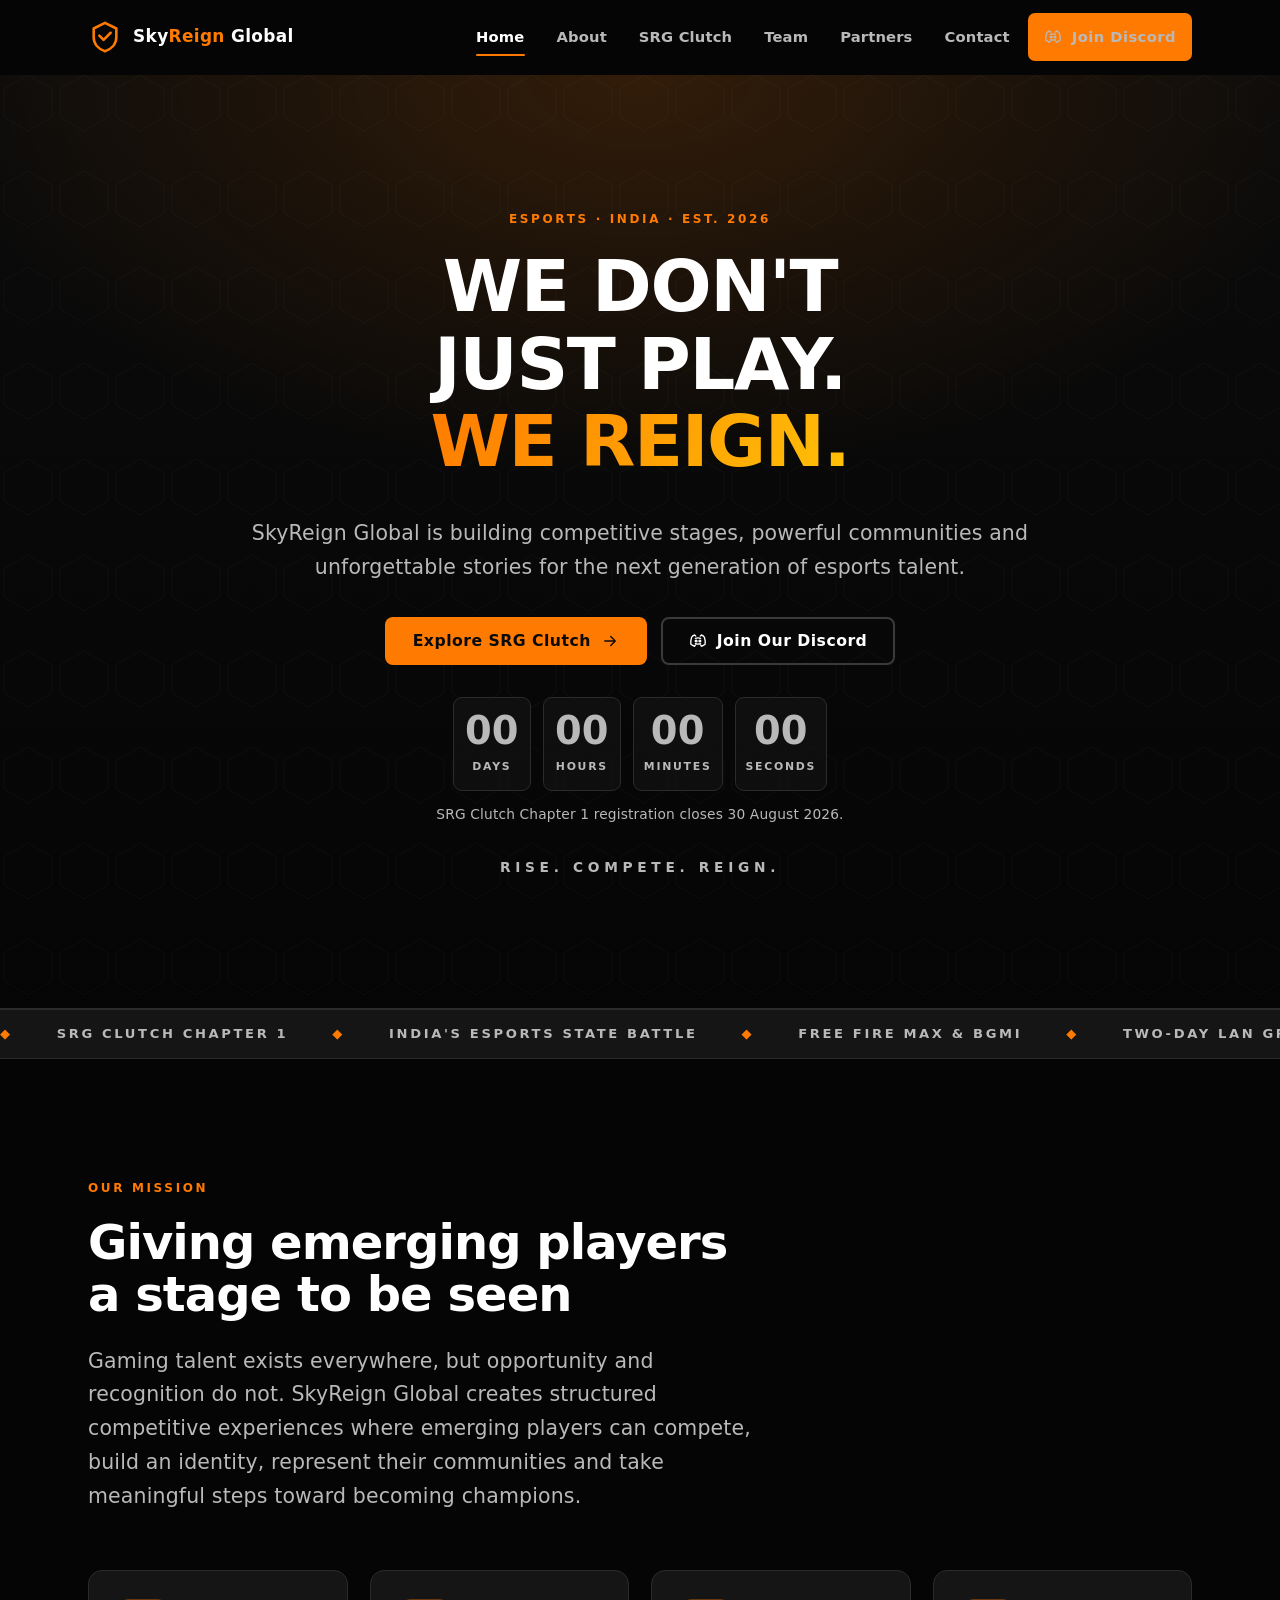
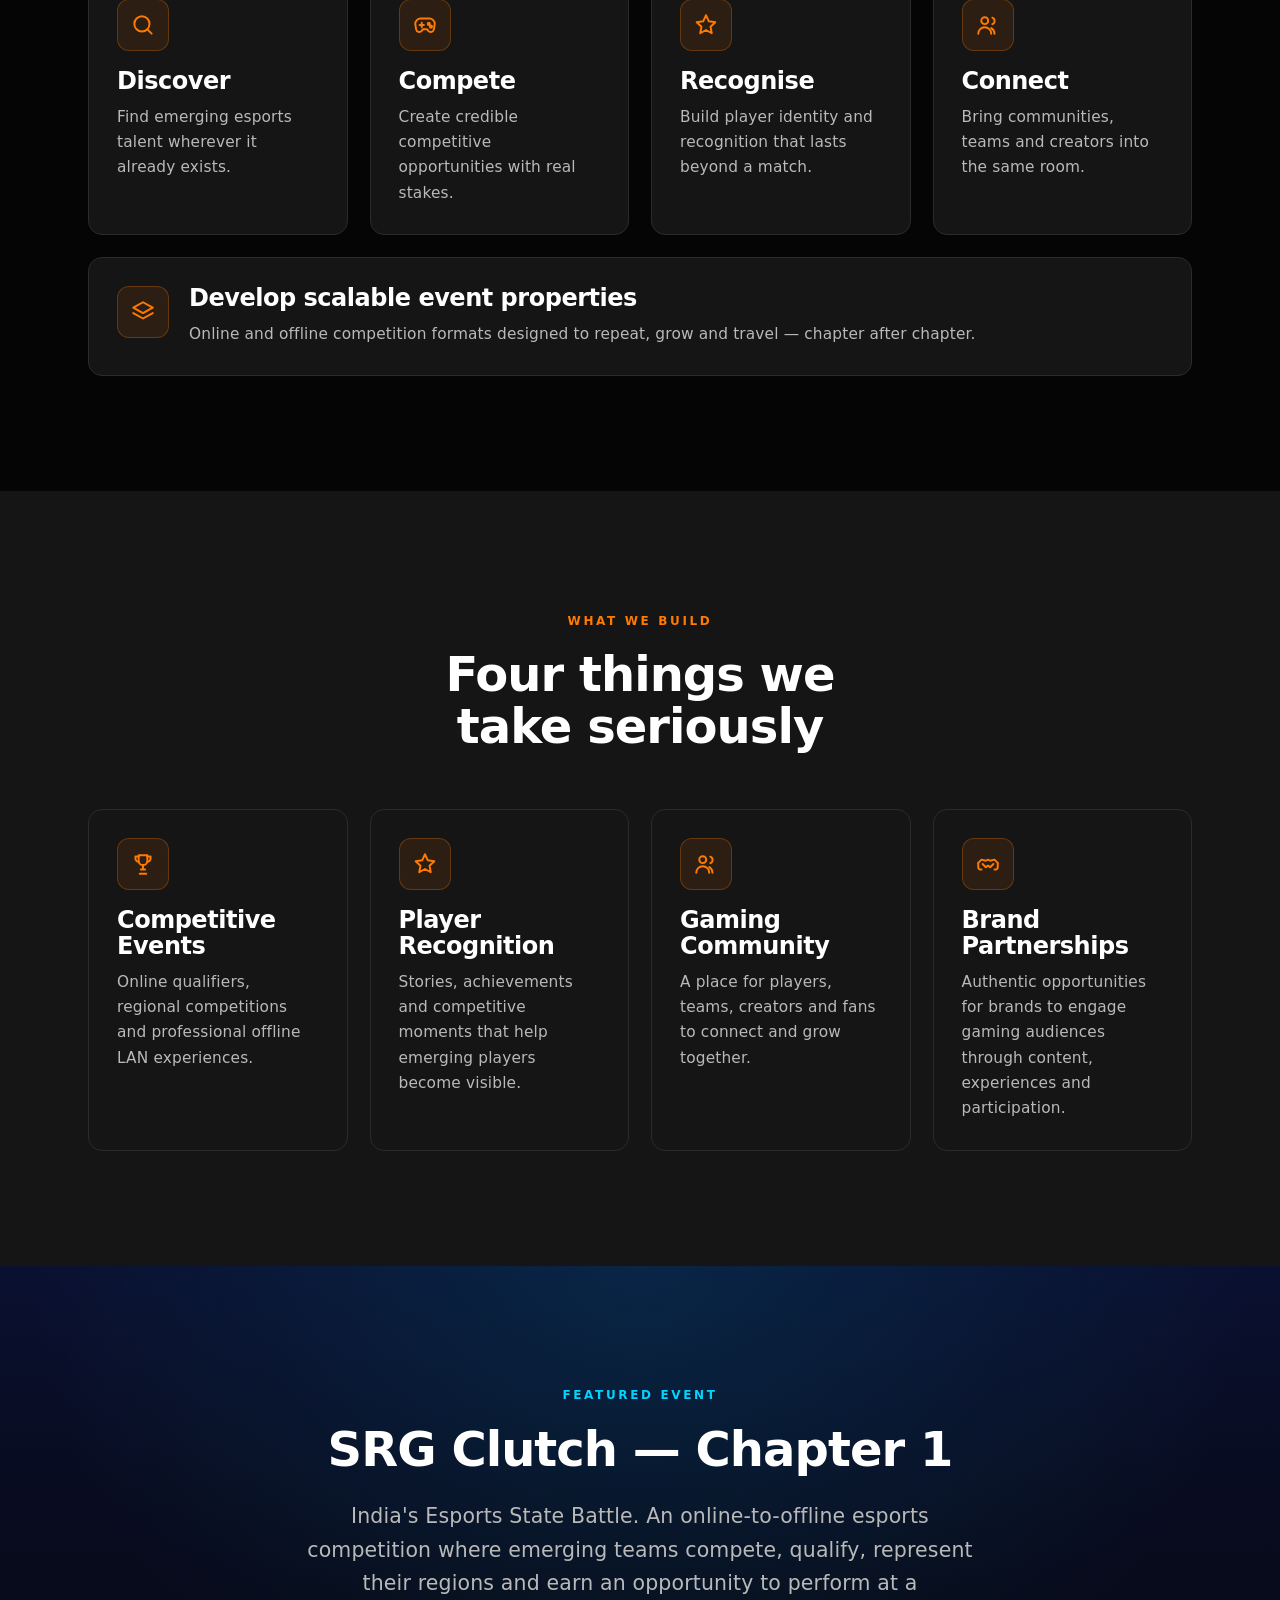
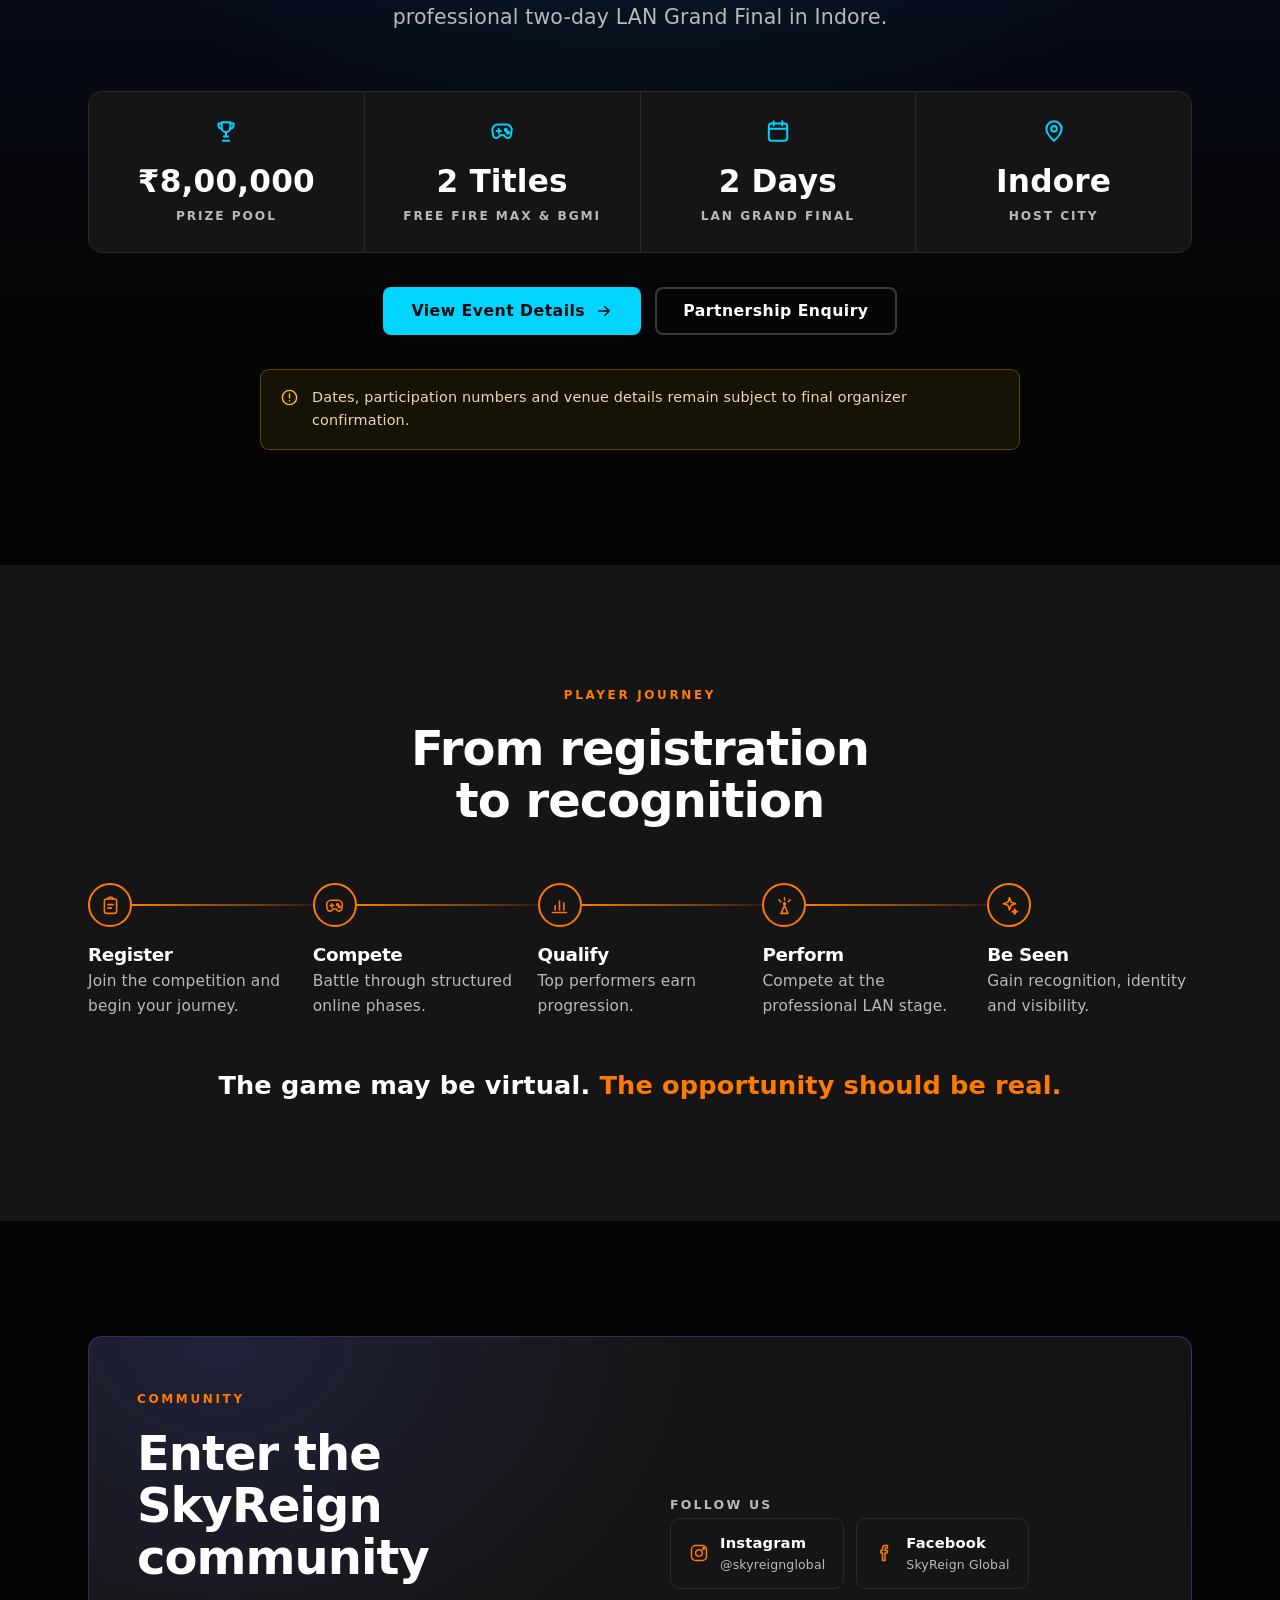
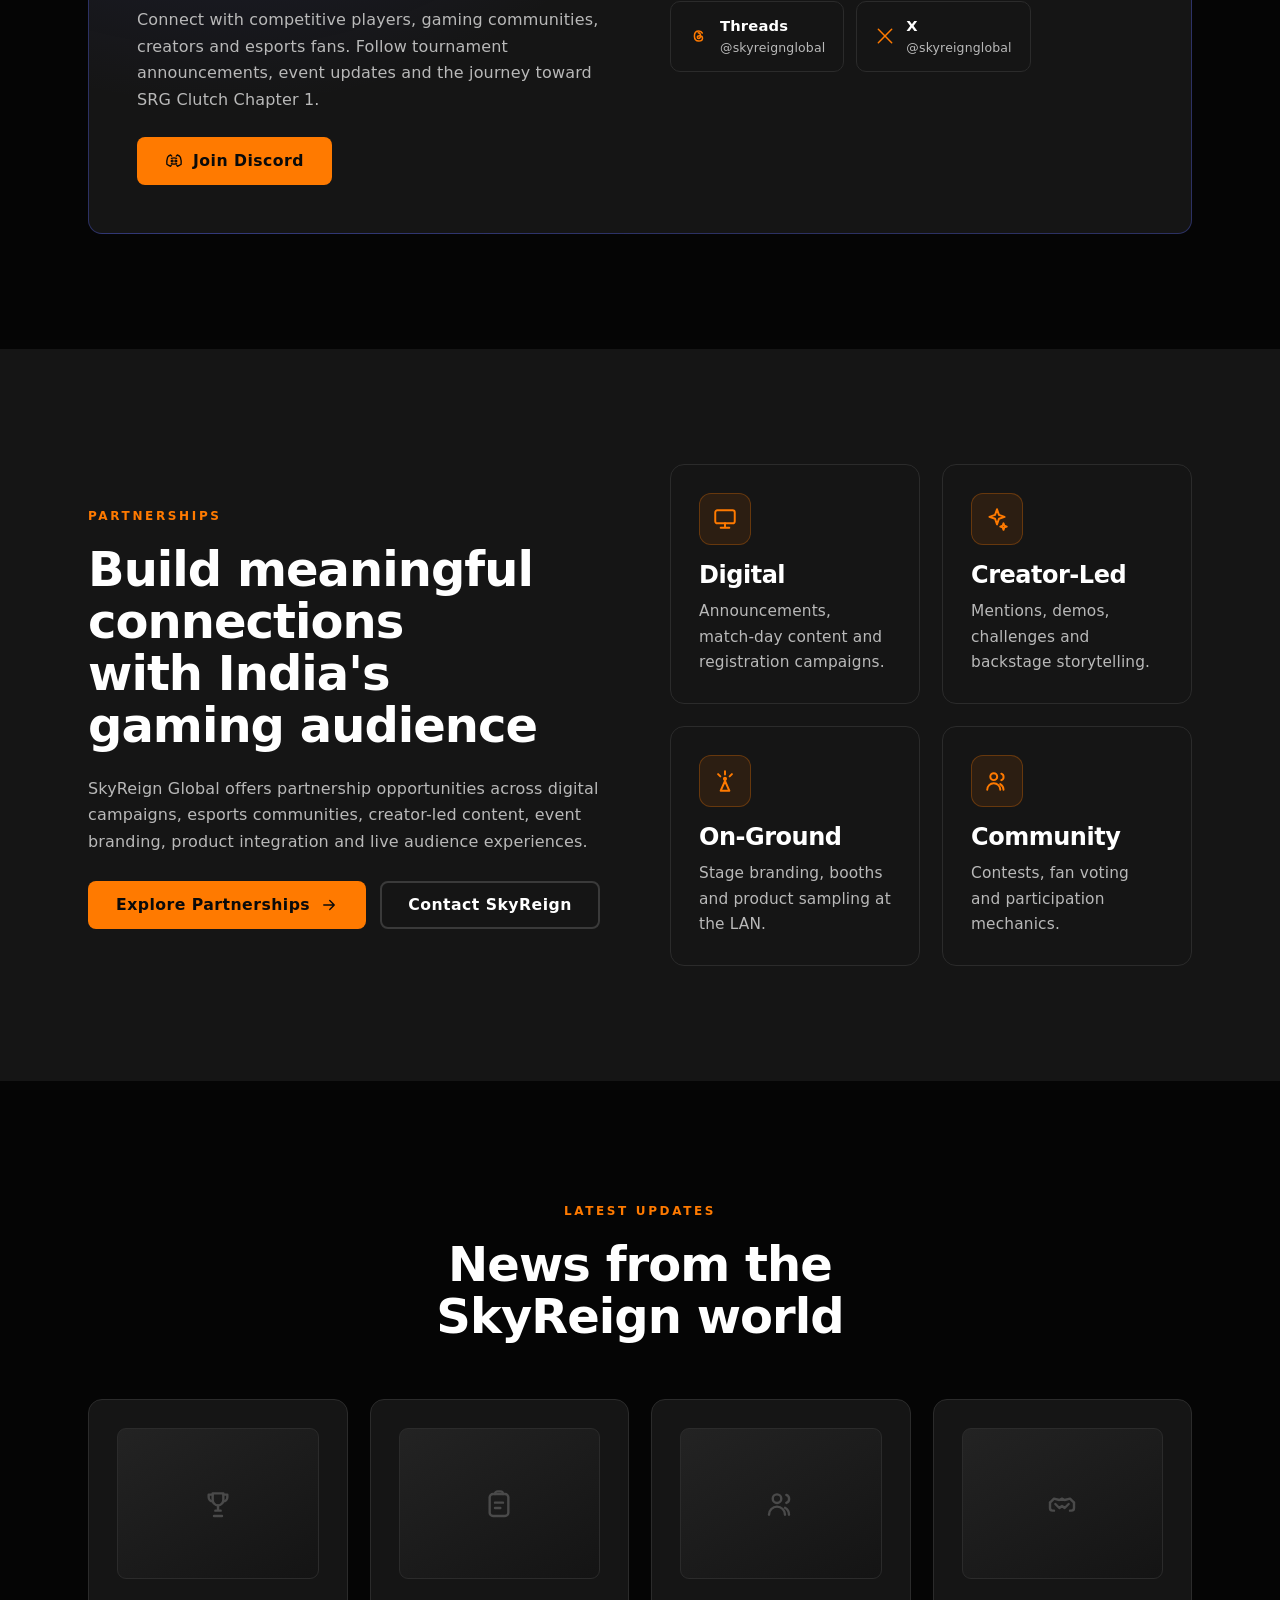
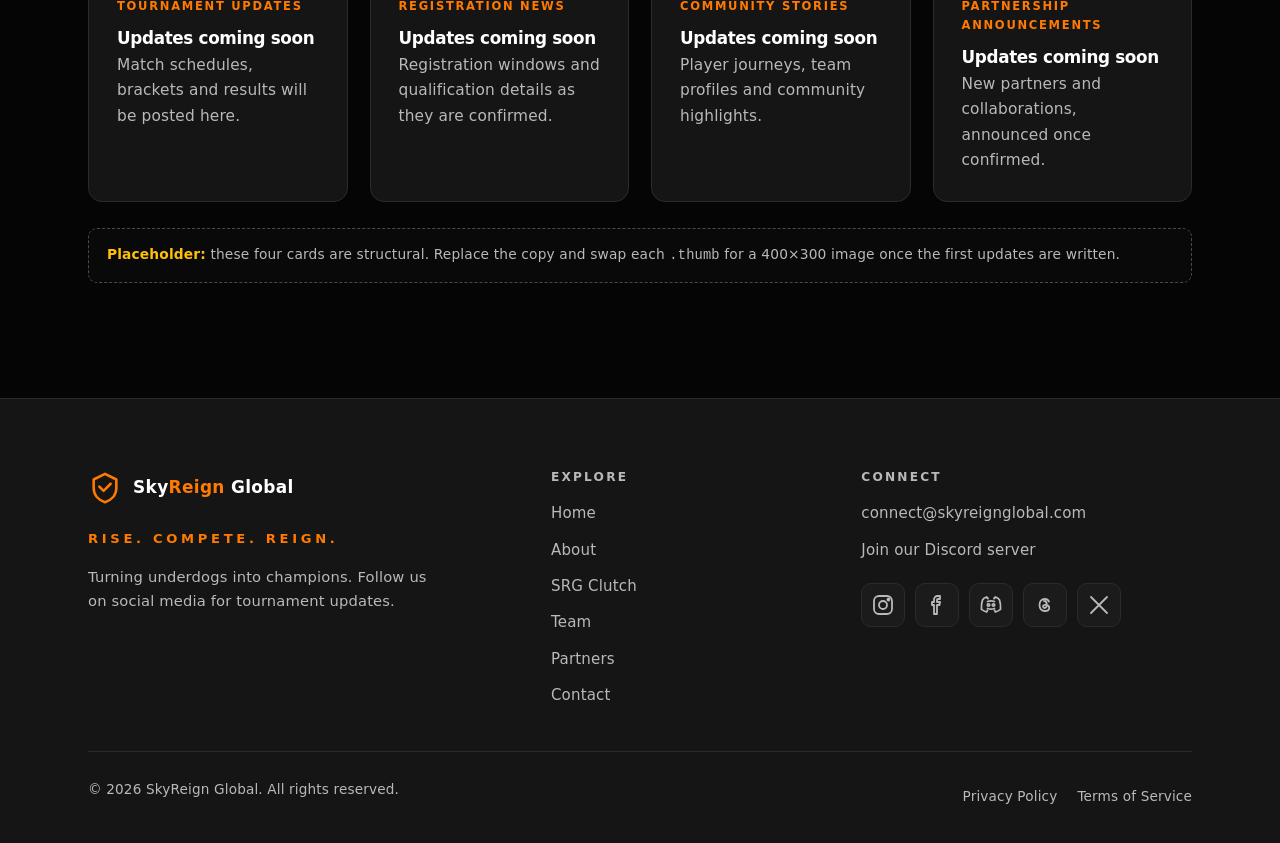
<file: index.html>
<!DOCTYPE html>
<html lang="en">
<head>
<meta charset="utf-8">
<meta name="viewport" content="width=device-width, initial-scale=1">
<title>SkyReign Global | Rise. Compete. Reign.</title>
<meta name="description" content="SkyReign Global creates esports tournaments, player opportunities and gaming communities for the next generation of competitive talent.">
<link rel="canonical" href="https://www.skyreignglobal.com/">
<meta property="og:type" content="website">
<meta property="og:site_name" content="SkyReign Global">
<meta property="og:title" content="SkyReign Global | Rise. Compete. Reign.">
<meta property="og:description" content="SkyReign Global creates esports tournaments, player opportunities and gaming communities for the next generation of competitive talent.">
<meta property="og:url" content="https://www.skyreignglobal.com/">
<meta property="og:image" content="https://www.skyreignglobal.com/assets/img/og-home.jpg">
<meta name="twitter:card" content="summary_large_image">
<meta name="theme-color" content="#050505">
<link rel="stylesheet" href="assets/css/styles.css">
<script type="application/ld+json">
{
  "@context": "https://schema.org",
  "@type": "Organization",
  "name": "SkyReign Global",
  "alternateName": "SRG",
  "url": "https://www.skyreignglobal.com",
  "email": "connect@skyreignglobal.com",
  "slogan": "Rise. Compete. Reign.",
  "sameAs": [
    "https://www.instagram.com/skyreignglobal/",
    "https://www.facebook.com/skyreignglobal/",
    "https://discord.gg/VtwueCAWg9",
    "https://www.threads.com/@skyreignglobal",
    "https://x.com/skyreignglobal"
  ]
}
</script>
</head>
<body>


<a class="skip-link" href="#main">Skip to main content</a>

<header class="site-header">
  <div class="wrap header-inner">
    <a class="brand" href="index.html">
      <svg class="mark icon" style="color:var(--inferno)" aria-hidden="true"><use href="assets/icons.svg#i-logo"></use></svg>
      <span>Sky<em>Reign</em> Global</span>
    </a>

    <button class="nav-toggle" type="button" aria-expanded="false" aria-controls="primary-nav" aria-label="Open menu">
      <svg class="icon" aria-hidden="true"><use href="assets/icons.svg#i-menu"></use></svg>
    </button>

    <nav id="primary-nav" class="nav" aria-label="Primary">
      <a href="index.html" aria-current="page">Home</a>
      <a href="about.html">About</a>
      <a href="srg-clutch.html">SRG Clutch</a>
      <a href="team.html">Team</a>
      <a href="partners.html">Partners</a>
      <a href="contact.html">Contact</a>
      <a class="btn header-cta" href="https://discord.gg/VtwueCAWg9" target="_blank" rel="noopener">
        <svg class="icon" aria-hidden="true"><use href="assets/icons.svg#i-discord"></use></svg>
        Join Discord
      </a>
    </nav>
  </div>
</header>

<main id="main">

  <!-- 1. Hero -->
  <section class="hero center">
    <div class="hexes" aria-hidden="true"></div>
    <div class="wrap">
      <div class="hero-inner">
        <p class="eyebrow">Esports · India · Est. 2026</p>
        <h1>We don't just play.<br><span class="accent">We reign.</span></h1>
        <p class="lede">SkyReign Global is building competitive stages, powerful communities and unforgettable stories for the next generation of esports talent.</p>
        <div class="btn-row">
          <a class="btn" href="srg-clutch.html">
            Explore SRG Clutch
            <svg class="icon" aria-hidden="true"><use href="assets/icons.svg#i-arrow"></use></svg>
          </a>
          <a class="btn ghost" href="https://discord.gg/VtwueCAWg9" target="_blank" rel="noopener">
            <svg class="icon" aria-hidden="true"><use href="assets/icons.svg#i-discord"></use></svg>
            Join Our Discord
          </a>
        </div>

        <div class="countdown" id="countdown" data-deadline="2026-08-30T23:59:59+05:30">
          <div class="cd-unit"><div class="cd-num" data-cd="days">--</div><div class="cd-label">Days</div></div>
          <div class="cd-unit"><div class="cd-num" data-cd="hours">--</div><div class="cd-label">Hours</div></div>
          <div class="cd-unit"><div class="cd-num" data-cd="mins">--</div><div class="cd-label">Minutes</div></div>
          <div class="cd-unit"><div class="cd-num" data-cd="secs">--</div><div class="cd-label">Seconds</div></div>
        </div>
        <p class="muted" style="margin-top:12px;font-size:.86rem">SRG Clutch Chapter 1 registration closes 30 August 2026.</p>

        <p class="hero-tag">Rise. Compete. Reign.</p>
      </div>
    </div>
  </section>

  <div class="ticker" aria-hidden="true">
    <div class="ticker-track">
      <span>SRG Clutch Chapter 1</span><span>India's Esports State Battle</span>
      <span>Free Fire MAX &amp; BGMI</span><span>Two-Day LAN Grand Final</span><span>Indore</span>
      <span>Where Seconds Become Stories</span>
      <span>SRG Clutch Chapter 1</span><span>India's Esports State Battle</span>
      <span>Free Fire MAX &amp; BGMI</span><span>Two-Day LAN Grand Final</span><span>Indore</span>
      <span>Where Seconds Become Stories</span>
    </div>
  </div>

  <!-- 2. Mission -->
  <section class="section" aria-labelledby="mission-h">
    <div class="wrap">
      <div class="section-head reveal">
        <p class="eyebrow">Our Mission</p>
        <h2 id="mission-h">Giving emerging players a stage to be seen</h2>
        <p class="lede">Gaming talent exists everywhere, but opportunity and recognition do not. SkyReign Global creates structured competitive experiences where emerging players can compete, build an identity, represent their communities and take meaningful steps toward becoming champions.</p>
      </div>

      <div class="grid c4 reveal">
        <div class="card">
          <div class="card-icon"><svg class="icon" aria-hidden="true"><use href="assets/icons.svg#i-search"></use></svg></div>
          <h3>Discover</h3>
          <p>Find emerging esports talent wherever it already exists.</p>
        </div>
        <div class="card">
          <div class="card-icon"><svg class="icon" aria-hidden="true"><use href="assets/icons.svg#i-gamepad"></use></svg></div>
          <h3>Compete</h3>
          <p>Create credible competitive opportunities with real stakes.</p>
        </div>
        <div class="card">
          <div class="card-icon"><svg class="icon" aria-hidden="true"><use href="assets/icons.svg#i-star"></use></svg></div>
          <h3>Recognise</h3>
          <p>Build player identity and recognition that lasts beyond a match.</p>
        </div>
        <div class="card">
          <div class="card-icon"><svg class="icon" aria-hidden="true"><use href="assets/icons.svg#i-users"></use></svg></div>
          <h3>Connect</h3>
          <p>Bring communities, teams and creators into the same room.</p>
        </div>
      </div>

      <div class="card reveal" style="margin-top:22px">
        <div style="display:flex;gap:20px;align-items:flex-start;flex-wrap:wrap">
          <div class="card-icon" style="margin:0"><svg class="icon" aria-hidden="true"><use href="assets/icons.svg#i-layers"></use></svg></div>
          <div style="flex:1;min-width:260px">
            <h3>Develop scalable event properties</h3>
            <p>Online and offline competition formats designed to repeat, grow and travel — chapter after chapter.</p>
          </div>
        </div>
      </div>
    </div>
  </section>

  <!-- 3. What SkyReign builds -->
  <section class="section carbon" aria-labelledby="build-h">
    <div class="wrap">
      <div class="section-head center reveal">
        <p class="eyebrow">What We Build</p>
        <h2 id="build-h">Four things we take seriously</h2>
      </div>

      <div class="grid c4 reveal">
        <article class="card">
          <div class="card-icon"><svg class="icon" aria-hidden="true"><use href="assets/icons.svg#i-trophy"></use></svg></div>
          <h3>Competitive Events</h3>
          <p>Online qualifiers, regional competitions and professional offline LAN experiences.</p>
        </article>
        <article class="card">
          <div class="card-icon"><svg class="icon" aria-hidden="true"><use href="assets/icons.svg#i-star"></use></svg></div>
          <h3>Player Recognition</h3>
          <p>Stories, achievements and competitive moments that help emerging players become visible.</p>
        </article>
        <article class="card">
          <div class="card-icon"><svg class="icon" aria-hidden="true"><use href="assets/icons.svg#i-users"></use></svg></div>
          <h3>Gaming Community</h3>
          <p>A place for players, teams, creators and fans to connect and grow together.</p>
        </article>
        <article class="card">
          <div class="card-icon"><svg class="icon" aria-hidden="true"><use href="assets/icons.svg#i-handshake"></use></svg></div>
          <h3>Brand Partnerships</h3>
          <p>Authentic opportunities for brands to engage gaming audiences through content, experiences and participation.</p>
        </article>
      </div>
    </div>
  </section>

  <!-- 4. Featured event -->
  <section class="section" aria-labelledby="event-h"
           style="background:radial-gradient(80% 100% at 50% 0%, rgba(0,212,255,.11), transparent 60%), linear-gradient(180deg,#0a1030,var(--jet) 70%)">
    <div class="wrap">
      <div class="section-head center reveal">
        <p class="eyebrow cyan">Featured Event</p>
        <h2 id="event-h">SRG Clutch — Chapter 1</h2>
        <p class="lede" style="margin-inline:auto">India's Esports State Battle. An online-to-offline esports competition where emerging teams compete, qualify, represent their regions and earn an opportunity to perform at a professional two-day LAN Grand Final in Indore.</p>
      </div>

      <div class="stats cyan reveal">
        <div class="stat">
          <svg class="icon" aria-hidden="true"><use href="assets/icons.svg#i-trophy"></use></svg>
          <span class="value">₹8,00,000</span>
          <span class="label">Prize Pool</span>
        </div>
        <div class="stat">
          <svg class="icon" aria-hidden="true"><use href="assets/icons.svg#i-gamepad"></use></svg>
          <span class="value">2 Titles</span>
          <span class="label">Free Fire MAX &amp; BGMI</span>
        </div>
        <div class="stat">
          <svg class="icon" aria-hidden="true"><use href="assets/icons.svg#i-calendar"></use></svg>
          <span class="value">2 Days</span>
          <span class="label">LAN Grand Final</span>
        </div>
        <div class="stat">
          <svg class="icon" aria-hidden="true"><use href="assets/icons.svg#i-pin"></use></svg>
          <span class="value">Indore</span>
          <span class="label">Host City</span>
        </div>
      </div>

      <div class="btn-row center reveal" style="margin-top:34px">
        <a class="btn cyan" href="srg-clutch.html">
          View Event Details
          <svg class="icon" aria-hidden="true"><use href="assets/icons.svg#i-arrow"></use></svg>
        </a>
        <a class="btn ghost" href="contact.html?type=sponsorship">Partnership Enquiry</a>
      </div>

      <div class="note reveal" style="margin-top:34px;max-width:760px;margin-inline:auto">
        <svg class="icon" aria-hidden="true"><use href="assets/icons.svg#i-alert"></use></svg>
        <p>Dates, participation numbers and venue details remain subject to final organizer confirmation.</p>
      </div>
    </div>
  </section>

  <!-- 5. Player journey -->
  <section class="section carbon" aria-labelledby="journey-h">
    <div class="wrap">
      <div class="section-head center reveal">
        <p class="eyebrow">Player Journey</p>
        <h2 id="journey-h">From registration to recognition</h2>
      </div>

      <ol class="timeline journey reveal">
        <li>
          <span class="dot"><svg class="icon" aria-hidden="true"><use href="assets/icons.svg#i-clipboard"></use></svg></span>
          <h3>Register</h3>
          <p>Join the competition and begin your journey.</p>
        </li>
        <li>
          <span class="dot"><svg class="icon" aria-hidden="true"><use href="assets/icons.svg#i-gamepad"></use></svg></span>
          <h3>Compete</h3>
          <p>Battle through structured online phases.</p>
        </li>
        <li>
          <span class="dot"><svg class="icon" aria-hidden="true"><use href="assets/icons.svg#i-chart"></use></svg></span>
          <h3>Qualify</h3>
          <p>Top performers earn progression.</p>
        </li>
        <li>
          <span class="dot"><svg class="icon" aria-hidden="true"><use href="assets/icons.svg#i-spotlight"></use></svg></span>
          <h3>Perform</h3>
          <p>Compete at the professional LAN stage.</p>
        </li>
        <li>
          <span class="dot"><svg class="icon" aria-hidden="true"><use href="assets/icons.svg#i-sparkle"></use></svg></span>
          <h3>Be Seen</h3>
          <p>Gain recognition, identity and visibility.</p>
        </li>
      </ol>

      <p class="reveal" style="text-align:center;margin-top:44px;font-family:var(--font-display);font-size:clamp(1.15rem,2.4vw,1.6rem);font-weight:800">
        The game may be virtual. <span style="color:var(--inferno)">The opportunity should be real.</span>
      </p>
    </div>
  </section>

  <!-- 6. Community -->
  <section class="section" aria-labelledby="community-h">
    <div class="wrap">
      <div class="discord-panel reveal">
        <div class="split">
          <div>
            <p class="eyebrow">Community</p>
            <h2 id="community-h">Enter the SkyReign community</h2>
            <p class="muted">Connect with competitive players, gaming communities, creators and esports fans. Follow tournament announcements, event updates and the journey toward SRG Clutch Chapter 1.</p>
            <div class="btn-row" style="margin-top:24px">
              <a class="btn" href="https://discord.gg/VtwueCAWg9" target="_blank" rel="noopener">
                <svg class="icon" aria-hidden="true"><use href="assets/icons.svg#i-discord"></use></svg>
                Join Discord
              </a>
            </div>
          </div>

          <div>
            <h3 style="font-size:.78rem;letter-spacing:.18em;text-transform:uppercase;color:var(--steel-bright)">Follow us</h3>
            <div class="social-row">
              <a class="social-link" href="https://www.instagram.com/skyreignglobal/" target="_blank" rel="noopener">
                <svg class="icon" aria-hidden="true"><use href="assets/icons.svg#i-instagram"></use></svg>
                <span>Instagram<small>@skyreignglobal</small></span>
              </a>
              <a class="social-link" href="https://www.facebook.com/skyreignglobal/" target="_blank" rel="noopener">
                <svg class="icon" aria-hidden="true"><use href="assets/icons.svg#i-facebook"></use></svg>
                <span>Facebook<small>SkyReign Global</small></span>
              </a>
              <a class="social-link" href="https://www.threads.com/@skyreignglobal" target="_blank" rel="noopener">
                <svg class="icon" aria-hidden="true"><use href="assets/icons.svg#i-threads"></use></svg>
                <span>Threads<small>@skyreignglobal</small></span>
              </a>
              <a class="social-link" href="https://x.com/skyreignglobal" target="_blank" rel="noopener">
                <svg class="icon" aria-hidden="true"><use href="assets/icons.svg#i-x"></use></svg>
                <span>X<small>@skyreignglobal</small></span>
              </a>
            </div>
          </div>
        </div>
      </div>
    </div>
  </section>

  <!-- 7. Partnership CTA -->
  <section class="section carbon" aria-labelledby="partner-h">
    <div class="wrap">
      <div class="split">
        <div class="reveal">
          <p class="eyebrow">Partnerships</p>
          <h2 id="partner-h">Build meaningful connections with India's gaming audience</h2>
          <p class="muted">SkyReign Global offers partnership opportunities across digital campaigns, esports communities, creator-led content, event branding, product integration and live audience experiences.</p>
          <div class="btn-row" style="margin-top:26px">
            <a class="btn" href="partners.html">
              Explore Partnerships
              <svg class="icon" aria-hidden="true"><use href="assets/icons.svg#i-arrow"></use></svg>
            </a>
            <a class="btn ghost" href="contact.html">Contact SkyReign</a>
          </div>
        </div>

        <div class="grid c2 reveal">
          <div class="card"><div class="card-icon"><svg class="icon" aria-hidden="true"><use href="assets/icons.svg#i-monitor"></use></svg></div><h3>Digital</h3><p>Announcements, match-day content and registration campaigns.</p></div>
          <div class="card"><div class="card-icon"><svg class="icon" aria-hidden="true"><use href="assets/icons.svg#i-sparkle"></use></svg></div><h3>Creator-Led</h3><p>Mentions, demos, challenges and backstage storytelling.</p></div>
          <div class="card"><div class="card-icon"><svg class="icon" aria-hidden="true"><use href="assets/icons.svg#i-spotlight"></use></svg></div><h3>On-Ground</h3><p>Stage branding, booths and product sampling at the LAN.</p></div>
          <div class="card"><div class="card-icon"><svg class="icon" aria-hidden="true"><use href="assets/icons.svg#i-users"></use></svg></div><h3>Community</h3><p>Contests, fan voting and participation mechanics.</p></div>
        </div>
      </div>
    </div>
  </section>

  <!-- 8. News -->
  <section class="section news" aria-labelledby="news-h">
    <div class="wrap">
      <div class="section-head center reveal">
        <p class="eyebrow">Latest Updates</p>
        <h2 id="news-h">News from the SkyReign world</h2>
      </div>

      <div class="grid c4 reveal">
        <article class="card">
          <div class="thumb"><svg class="icon" aria-hidden="true"><use href="assets/icons.svg#i-trophy"></use></svg></div>
          <p class="tag">Tournament Updates</p>
          <h3>Updates coming soon</h3>
          <p>Match schedules, brackets and results will be posted here.</p>
        </article>
        <article class="card">
          <div class="thumb"><svg class="icon" aria-hidden="true"><use href="assets/icons.svg#i-clipboard"></use></svg></div>
          <p class="tag">Registration News</p>
          <h3>Updates coming soon</h3>
          <p>Registration windows and qualification details as they are confirmed.</p>
        </article>
        <article class="card">
          <div class="thumb"><svg class="icon" aria-hidden="true"><use href="assets/icons.svg#i-users"></use></svg></div>
          <p class="tag">Community Stories</p>
          <h3>Updates coming soon</h3>
          <p>Player journeys, team profiles and community highlights.</p>
        </article>
        <article class="card">
          <div class="thumb"><svg class="icon" aria-hidden="true"><use href="assets/icons.svg#i-handshake"></use></svg></div>
          <p class="tag">Partnership Announcements</p>
          <h3>Updates coming soon</h3>
          <p>New partners and collaborations, announced once confirmed.</p>
        </article>
      </div>

      <div class="todo reveal" style="margin-top:26px">
        <b>Placeholder:</b> these four cards are structural. Replace the copy and swap each
        <code>.thumb</code> for a 400×300 image once the first updates are written.
      </div>
    </div>
  </section>

</main>

<footer class="site-footer">
  <div class="wrap">
    <div class="footer-grid">
      <div>
        <a class="brand" href="index.html">
          <svg class="mark icon" style="color:var(--inferno)" aria-hidden="true"><use href="assets/icons.svg#i-logo"></use></svg>
          <span>Sky<em>Reign</em> Global</span>
        </a>
        <p class="footer-tag">Rise. Compete. Reign.</p>
        <p class="muted" style="font-size:.92rem;max-width:38ch">Turning underdogs into champions. Follow us on social media for tournament updates.</p>
      </div>

      <div>
        <h4>Explore</h4>
        <ul class="footer-links">
          <li><a href="index.html">Home</a></li>
          <li><a href="about.html">About</a></li>
          <li><a href="srg-clutch.html">SRG Clutch</a></li>
          <li><a href="team.html">Team</a></li>
          <li><a href="partners.html">Partners</a></li>
          <li><a href="contact.html">Contact</a></li>
        </ul>
      </div>

      <div>
        <h4>Connect</h4>
        <ul class="footer-links" style="margin-bottom:20px">
          <li><a href="mailto:connect@skyreignglobal.com">connect@skyreignglobal.com</a></li>
          <li><a href="https://discord.gg/VtwueCAWg9" target="_blank" rel="noopener">Join our Discord server</a></li>
        </ul>
        <div class="icon-row">
          <a class="icon-btn" href="https://www.instagram.com/skyreignglobal/" target="_blank" rel="noopener" aria-label="SkyReign Global on Instagram"><svg class="icon" aria-hidden="true"><use href="assets/icons.svg#i-instagram"></use></svg></a>
          <a class="icon-btn" href="https://www.facebook.com/skyreignglobal/" target="_blank" rel="noopener" aria-label="SkyReign Global on Facebook"><svg class="icon" aria-hidden="true"><use href="assets/icons.svg#i-facebook"></use></svg></a>
          <a class="icon-btn" href="https://discord.gg/VtwueCAWg9" target="_blank" rel="noopener" aria-label="SkyReign Global on Discord"><svg class="icon" aria-hidden="true"><use href="assets/icons.svg#i-discord"></use></svg></a>
          <a class="icon-btn" href="https://www.threads.com/@skyreignglobal" target="_blank" rel="noopener" aria-label="SkyReign Global on Threads"><svg class="icon" aria-hidden="true"><use href="assets/icons.svg#i-threads"></use></svg></a>
          <a class="icon-btn" href="https://x.com/skyreignglobal" target="_blank" rel="noopener" aria-label="SkyReign Global on X"><svg class="icon" aria-hidden="true"><use href="assets/icons.svg#i-x"></use></svg></a>
        </div>
      </div>
    </div>

    <div class="footer-bottom">
      <p>© <span data-year>2026</span> SkyReign Global. All rights reserved.</p>
      <nav aria-label="Legal">
        <a href="privacy.html">Privacy Policy</a>
        <a href="terms.html">Terms of Service</a>
      </nav>
    </div>
  </div>
</footer>

<script src="assets/js/main.js"></script>
</body>
</html>
</file>
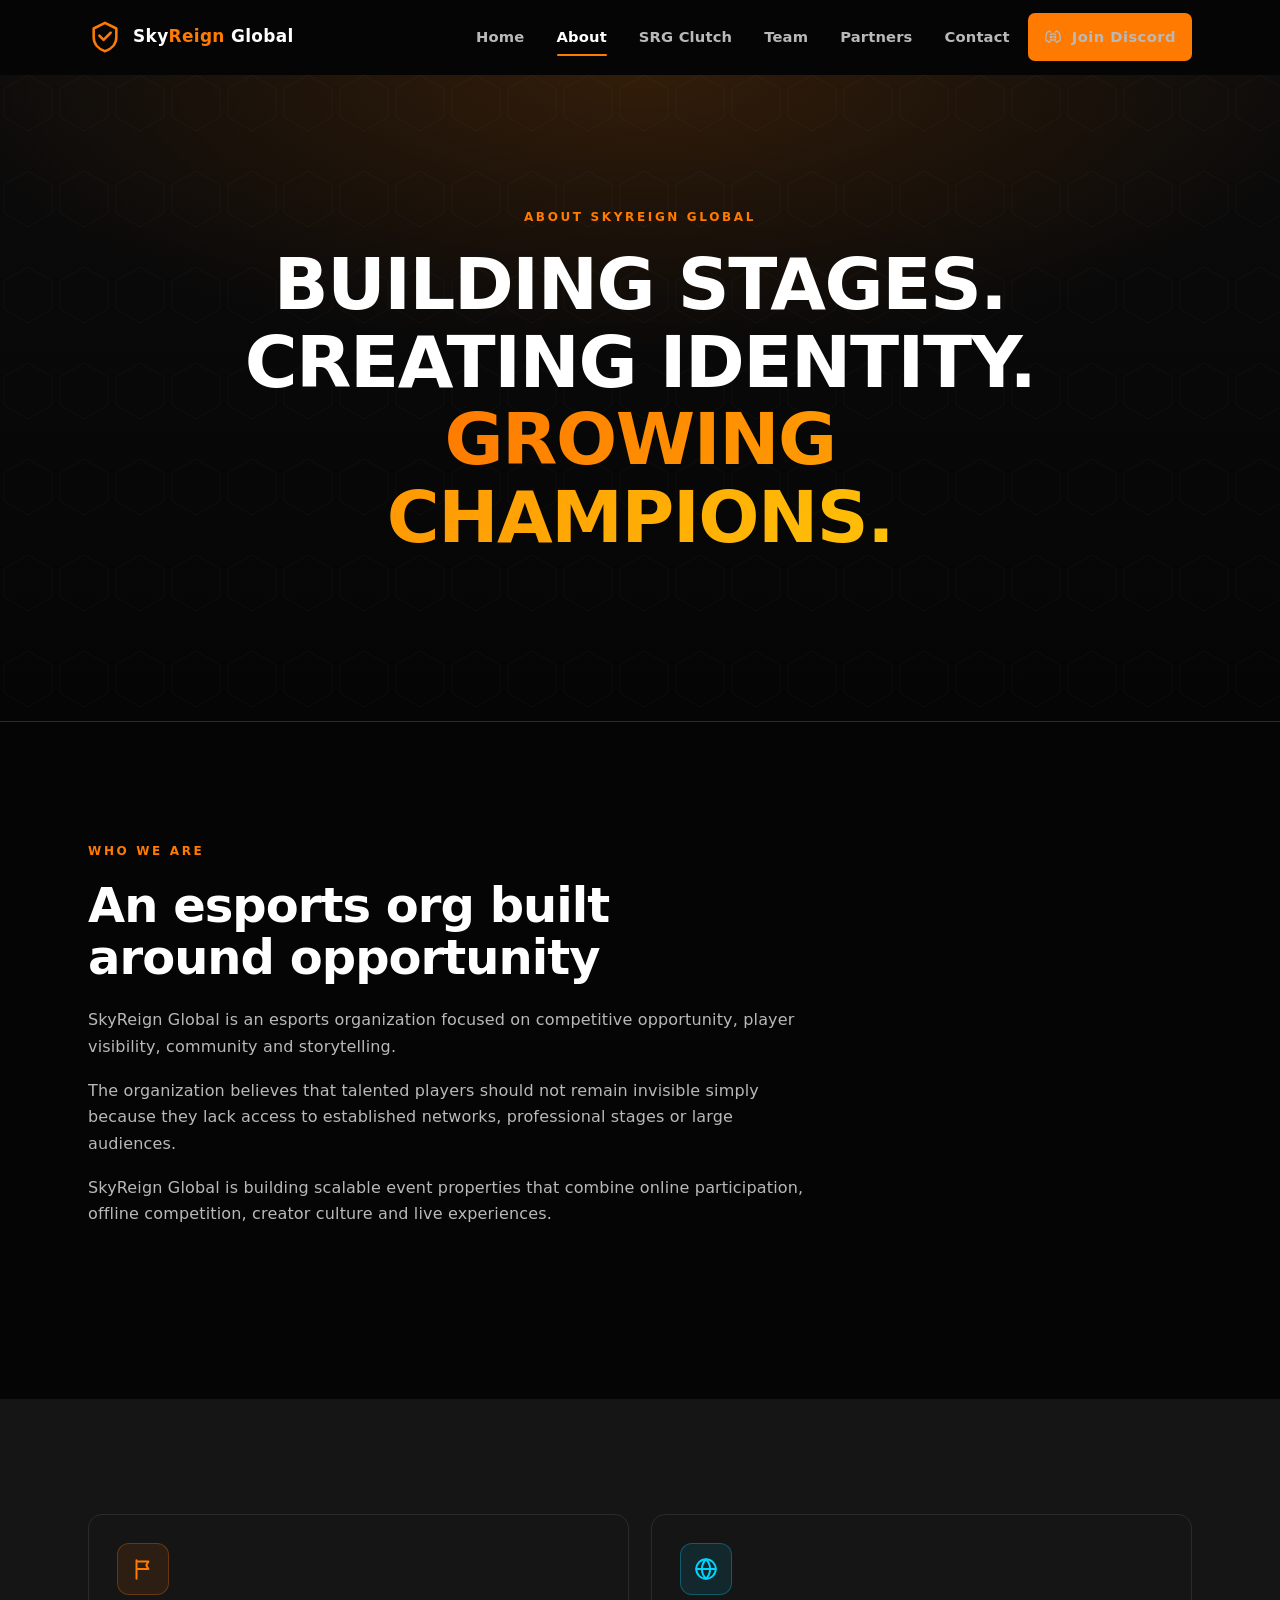
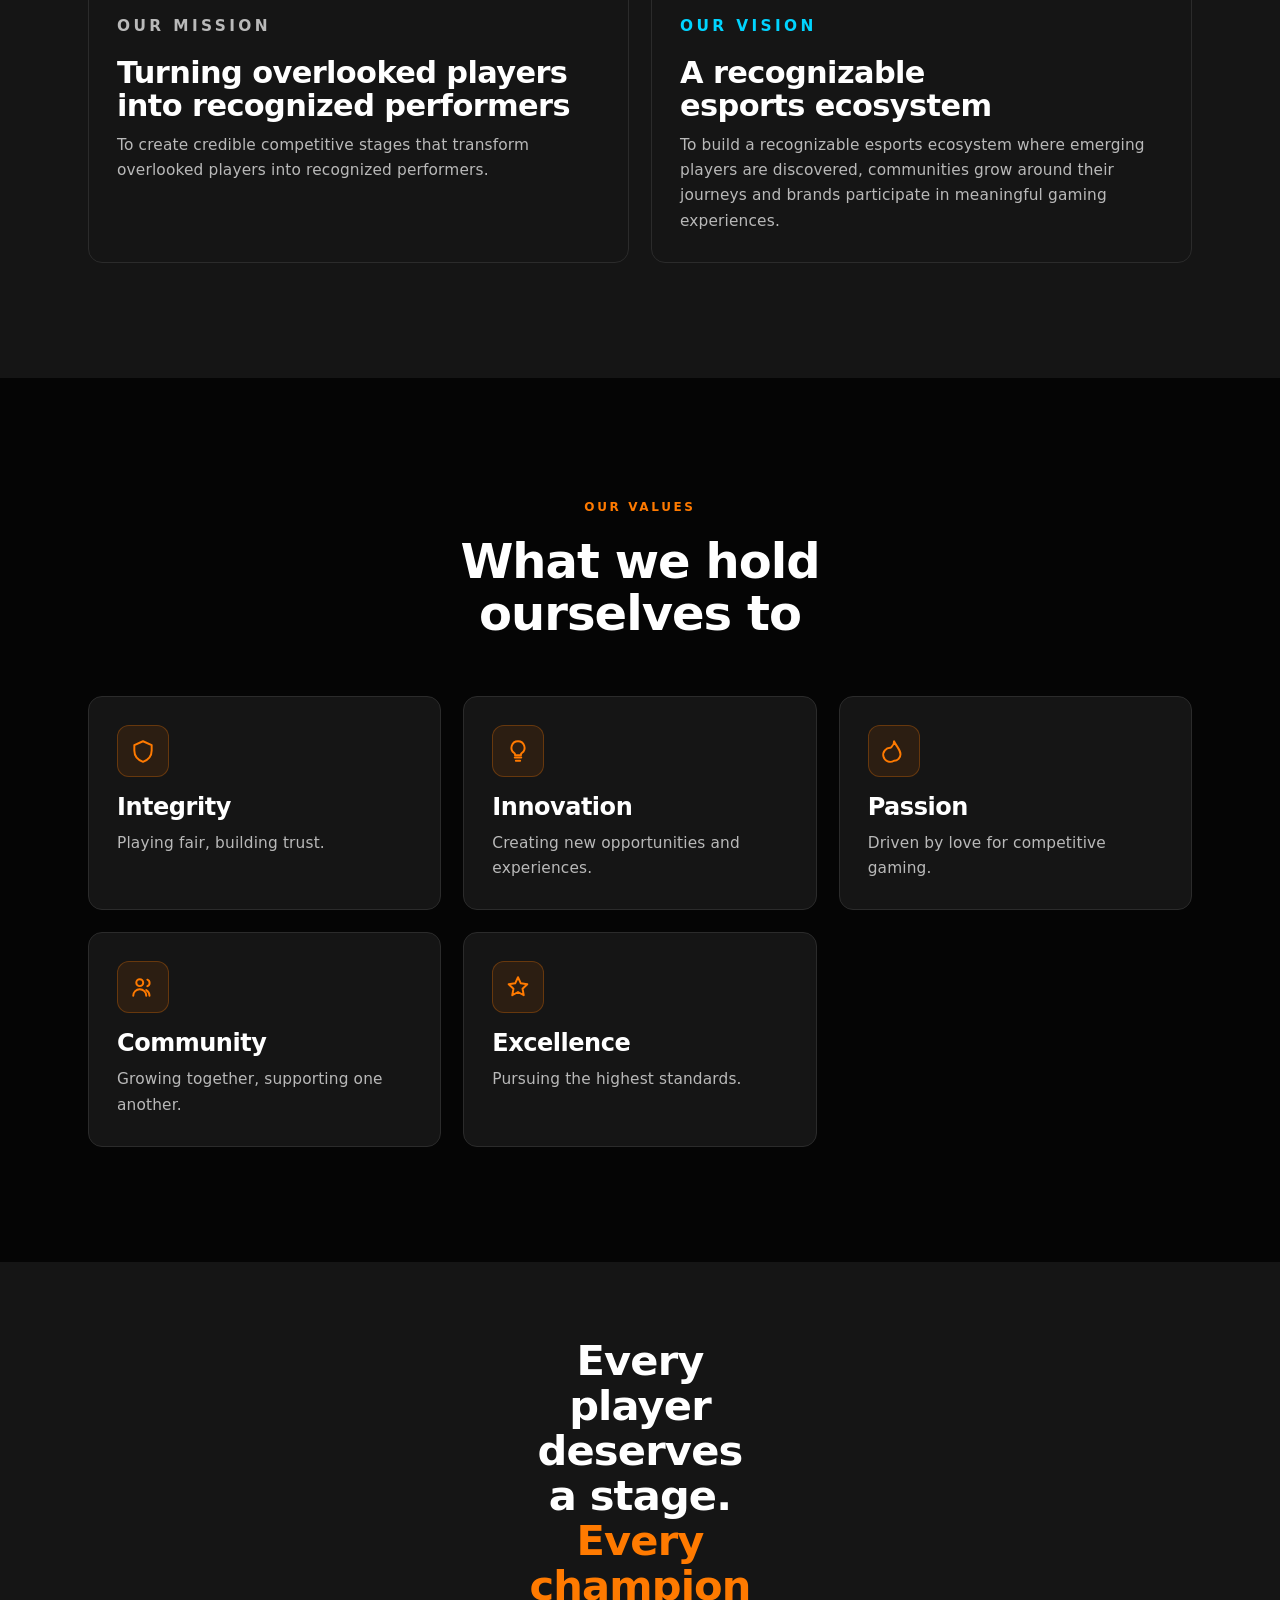
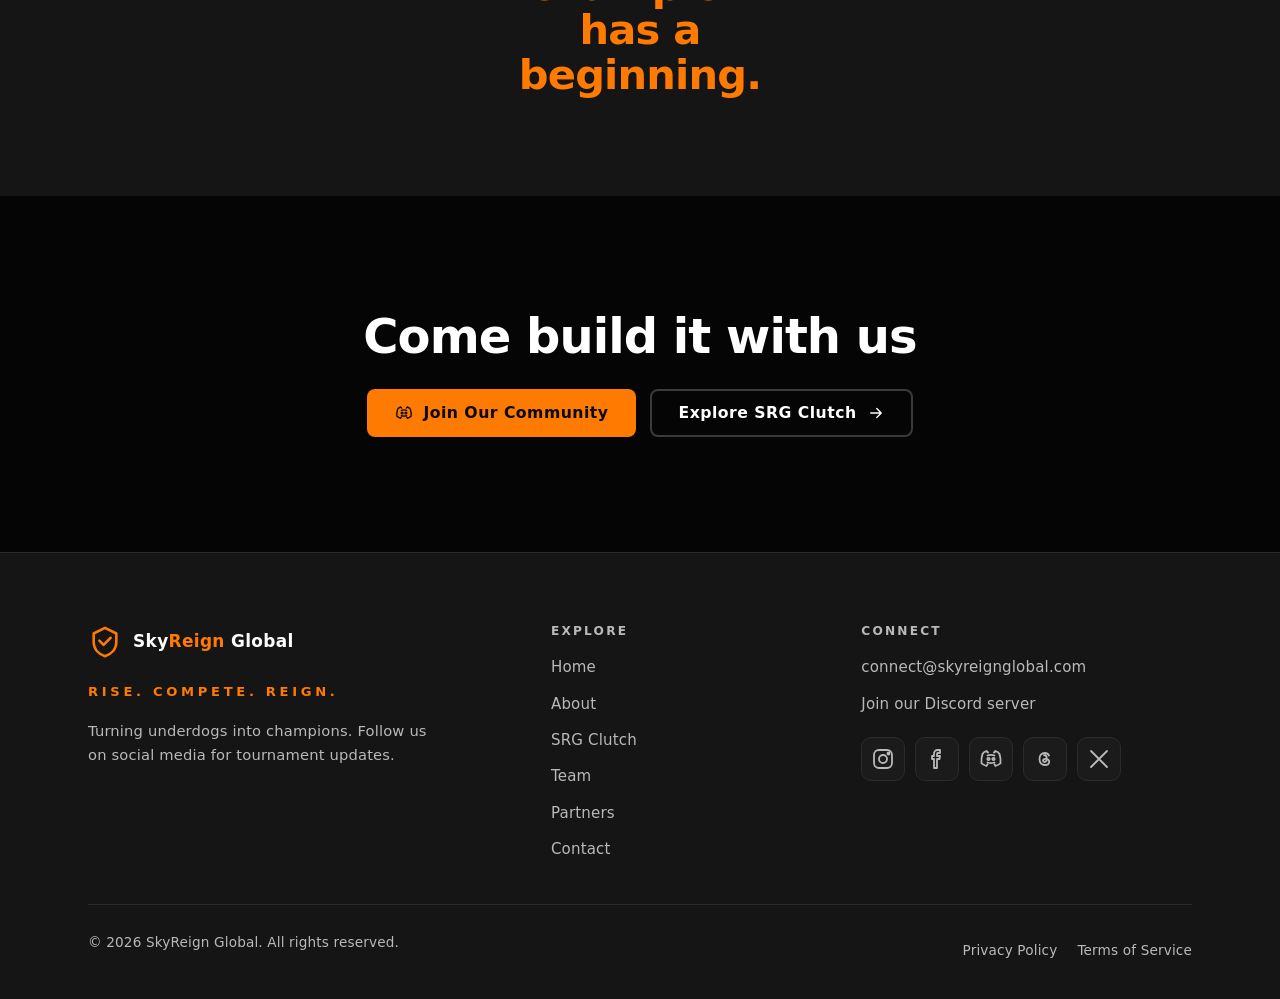
<file: about.html>
<!DOCTYPE html>
<html lang="en">
<head>
<meta charset="utf-8">
<meta name="viewport" content="width=device-width, initial-scale=1">
<title>About SkyReign Global | Esports Organization</title>
<meta name="description" content="Learn about SkyReign Global's mission to discover talent, create opportunities, and build thriving esports communities for emerging players.">
<link rel="canonical" href="https://www.skyreignglobal.com/about">
<meta property="og:type" content="website">
<meta property="og:site_name" content="SkyReign Global">
<meta property="og:title" content="About SkyReign Global | Esports Organization">
<meta property="og:description" content="Learn about SkyReign Global's mission to discover talent, create opportunities, and build thriving esports communities for emerging players.">
<meta property="og:url" content="https://www.skyreignglobal.com/about">
<meta property="og:image" content="https://www.skyreignglobal.com/assets/img/og-about.jpg">
<meta name="twitter:card" content="summary_large_image">
<meta name="theme-color" content="#050505">
<link rel="stylesheet" href="assets/css/styles.css">
</head>
<body>

<a class="skip-link" href="#main">Skip to main content</a>

<header class="site-header">
  <div class="wrap header-inner">
    <a class="brand" href="index.html">
      <svg class="mark icon" style="color:var(--inferno)" aria-hidden="true"><use href="assets/icons.svg#i-logo"></use></svg>
      <span>Sky<em>Reign</em> Global</span>
    </a>
    <button class="nav-toggle" type="button" aria-expanded="false" aria-controls="primary-nav" aria-label="Open menu">
      <svg class="icon" aria-hidden="true"><use href="assets/icons.svg#i-menu"></use></svg>
    </button>
    <nav id="primary-nav" class="nav" aria-label="Primary">
      <a href="index.html">Home</a>
      <a href="about.html" aria-current="page">About</a>
      <a href="srg-clutch.html">SRG Clutch</a>
      <a href="team.html">Team</a>
      <a href="partners.html">Partners</a>
      <a href="contact.html">Contact</a>
      <a class="btn header-cta" href="https://discord.gg/VtwueCAWg9" target="_blank" rel="noopener">
        <svg class="icon" aria-hidden="true"><use href="assets/icons.svg#i-discord"></use></svg>
        Join Discord
      </a>
    </nav>
  </div>
</header>

<main id="main">

  <section class="hero compact center">
    <div class="hexes" aria-hidden="true"></div>
    <div class="wrap">
      <div class="hero-inner">
        <p class="eyebrow">About SkyReign Global</p>
        <h1>Building stages.<br>Creating identity.<br><span class="accent">Growing champions.</span></h1>
      </div>
    </div>
  </section>

  <section class="section" aria-labelledby="who-h">
    <div class="wrap">
      <div class="section-head reveal" style="max-width:72ch">
        <p class="eyebrow">Who We Are</p>
        <h2 id="who-h">An esports org built around opportunity</h2>
        <p class="muted">SkyReign Global is an esports organization focused on competitive opportunity, player visibility, community and storytelling.</p>
        <p class="muted">The organization believes that talented players should not remain invisible simply because they lack access to established networks, professional stages or large audiences.</p>
        <p class="muted">SkyReign Global is building scalable event properties that combine online participation, offline competition, creator culture and live experiences.</p>
      </div>
    </div>
  </section>

  <section class="section carbon" aria-labelledby="vm-h">
    <div class="wrap">
      <h2 id="vm-h" class="sr-only">Vision and mission</h2>

      <div class="grid c2 reveal">
        <article class="card">
          <div class="card-icon"><svg class="icon" aria-hidden="true"><use href="assets/icons.svg#i-flag"></use></svg></div>
          <p class="eyebrow">Our Mission</p>
          <h3 style="font-size:clamp(1.4rem,2.6vw,1.9rem)">Turning overlooked players into recognized performers</h3>
          <p class="muted">To create credible competitive stages that transform overlooked players into recognized performers.</p>
        </article>
        <article class="card cyan">
          <div class="card-icon"><svg class="icon" aria-hidden="true"><use href="assets/icons.svg#i-globe"></use></svg></div>
          <p class="eyebrow cyan">Our Vision</p>
          <h3 style="font-size:clamp(1.4rem,2.6vw,1.9rem)">A recognizable esports ecosystem</h3>
          <p class="muted">To build a recognizable esports ecosystem where emerging players are discovered, communities grow around their journeys and brands participate in meaningful gaming experiences.</p>
        </article>
      </div>
    </div>
  </section>

  <section class="section" aria-labelledby="values-h">
    <div class="wrap">
      <div class="section-head center reveal">
        <p class="eyebrow">Our Values</p>
        <h2 id="values-h">What we hold ourselves to</h2>
      </div>

      <div class="grid c3 reveal">
        <article class="card">
          <div class="card-icon"><svg class="icon" aria-hidden="true"><use href="assets/icons.svg#i-shield"></use></svg></div>
          <h3>Integrity</h3>
          <p>Playing fair, building trust.</p>
        </article>
        <article class="card">
          <div class="card-icon"><svg class="icon" aria-hidden="true"><use href="assets/icons.svg#i-bulb"></use></svg></div>
          <h3>Innovation</h3>
          <p>Creating new opportunities and experiences.</p>
        </article>
        <article class="card">
          <div class="card-icon"><svg class="icon" aria-hidden="true"><use href="assets/icons.svg#i-flame"></use></svg></div>
          <h3>Passion</h3>
          <p>Driven by love for competitive gaming.</p>
        </article>
        <article class="card">
          <div class="card-icon"><svg class="icon" aria-hidden="true"><use href="assets/icons.svg#i-users"></use></svg></div>
          <h3>Community</h3>
          <p>Growing together, supporting one another.</p>
        </article>
        <article class="card">
          <div class="card-icon"><svg class="icon" aria-hidden="true"><use href="assets/icons.svg#i-star"></use></svg></div>
          <h3>Excellence</h3>
          <p>Pursuing the highest standards.</p>
        </article>
      </div>
    </div>
  </section>

  <section class="section tight carbon" aria-labelledby="quote-h">
    <div class="wrap">
      <blockquote class="reveal" style="margin:0;text-align:center;max-width:24ch;margin-inline:auto">
        <h2 id="quote-h" style="font-size:clamp(1.6rem,4vw,2.6rem)">
          Every player deserves a stage. <span style="color:var(--inferno)">Every champion has a beginning.</span>
        </h2>
      </blockquote>
    </div>
  </section>

  <section class="section" aria-labelledby="cta-h">
    <div class="wrap" style="text-align:center">
      <h2 id="cta-h" class="reveal">Come build it with us</h2>
      <div class="btn-row center reveal" style="margin-top:26px">
        <a class="btn" href="https://discord.gg/VtwueCAWg9" target="_blank" rel="noopener">
          <svg class="icon" aria-hidden="true"><use href="assets/icons.svg#i-discord"></use></svg>
          Join Our Community
        </a>
        <a class="btn ghost" href="srg-clutch.html">
          Explore SRG Clutch
          <svg class="icon" aria-hidden="true"><use href="assets/icons.svg#i-arrow"></use></svg>
        </a>
      </div>
    </div>
  </section>

</main>

<footer class="site-footer">
  <div class="wrap">
    <div class="footer-grid">
      <div>
        <a class="brand" href="index.html">
          <svg class="mark icon" style="color:var(--inferno)" aria-hidden="true"><use href="assets/icons.svg#i-logo"></use></svg>
          <span>Sky<em>Reign</em> Global</span>
        </a>
        <p class="footer-tag">Rise. Compete. Reign.</p>
        <p class="muted" style="font-size:.92rem;max-width:38ch">Turning underdogs into champions. Follow us on social media for tournament updates.</p>
      </div>
      <div>
        <h4>Explore</h4>
        <ul class="footer-links">
          <li><a href="index.html">Home</a></li>
          <li><a href="about.html">About</a></li>
          <li><a href="srg-clutch.html">SRG Clutch</a></li>
          <li><a href="team.html">Team</a></li>
          <li><a href="partners.html">Partners</a></li>
          <li><a href="contact.html">Contact</a></li>
        </ul>
      </div>
      <div>
        <h4>Connect</h4>
        <ul class="footer-links" style="margin-bottom:20px">
          <li><a href="mailto:connect@skyreignglobal.com">connect@skyreignglobal.com</a></li>
          <li><a href="https://discord.gg/VtwueCAWg9" target="_blank" rel="noopener">Join our Discord server</a></li>
        </ul>
        <div class="icon-row">
          <a class="icon-btn" href="https://www.instagram.com/skyreignglobal/" target="_blank" rel="noopener" aria-label="SkyReign Global on Instagram"><svg class="icon" aria-hidden="true"><use href="assets/icons.svg#i-instagram"></use></svg></a>
          <a class="icon-btn" href="https://www.facebook.com/skyreignglobal/" target="_blank" rel="noopener" aria-label="SkyReign Global on Facebook"><svg class="icon" aria-hidden="true"><use href="assets/icons.svg#i-facebook"></use></svg></a>
          <a class="icon-btn" href="https://discord.gg/VtwueCAWg9" target="_blank" rel="noopener" aria-label="SkyReign Global on Discord"><svg class="icon" aria-hidden="true"><use href="assets/icons.svg#i-discord"></use></svg></a>
          <a class="icon-btn" href="https://www.threads.com/@skyreignglobal" target="_blank" rel="noopener" aria-label="SkyReign Global on Threads"><svg class="icon" aria-hidden="true"><use href="assets/icons.svg#i-threads"></use></svg></a>
          <a class="icon-btn" href="https://x.com/skyreignglobal" target="_blank" rel="noopener" aria-label="SkyReign Global on X"><svg class="icon" aria-hidden="true"><use href="assets/icons.svg#i-x"></use></svg></a>
        </div>
      </div>
    </div>
    <div class="footer-bottom">
      <p>© <span data-year>2026</span> SkyReign Global. All rights reserved.</p>
      <nav aria-label="Legal">
        <a href="privacy.html">Privacy Policy</a>
        <a href="terms.html">Terms of Service</a>
      </nav>
    </div>
  </div>
</footer>

<script src="assets/js/main.js"></script>
</body>
</html>
</file>
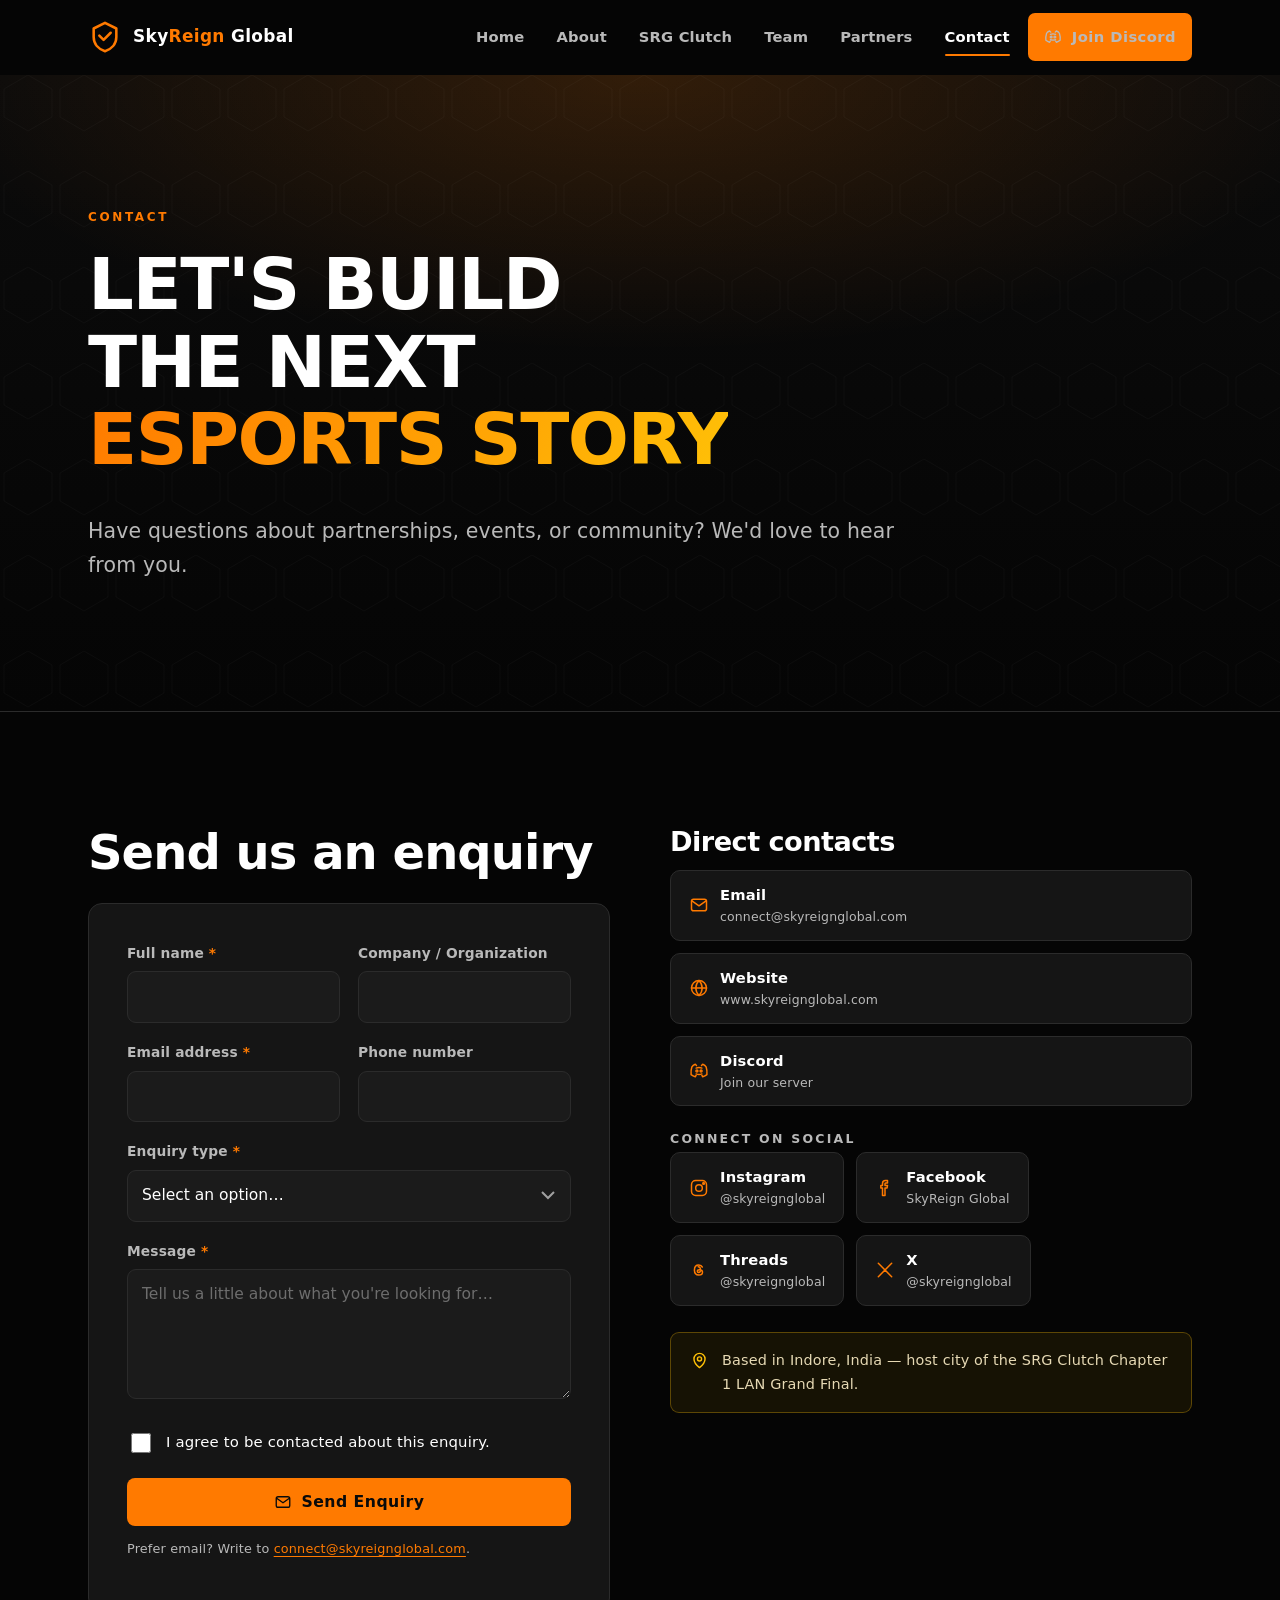
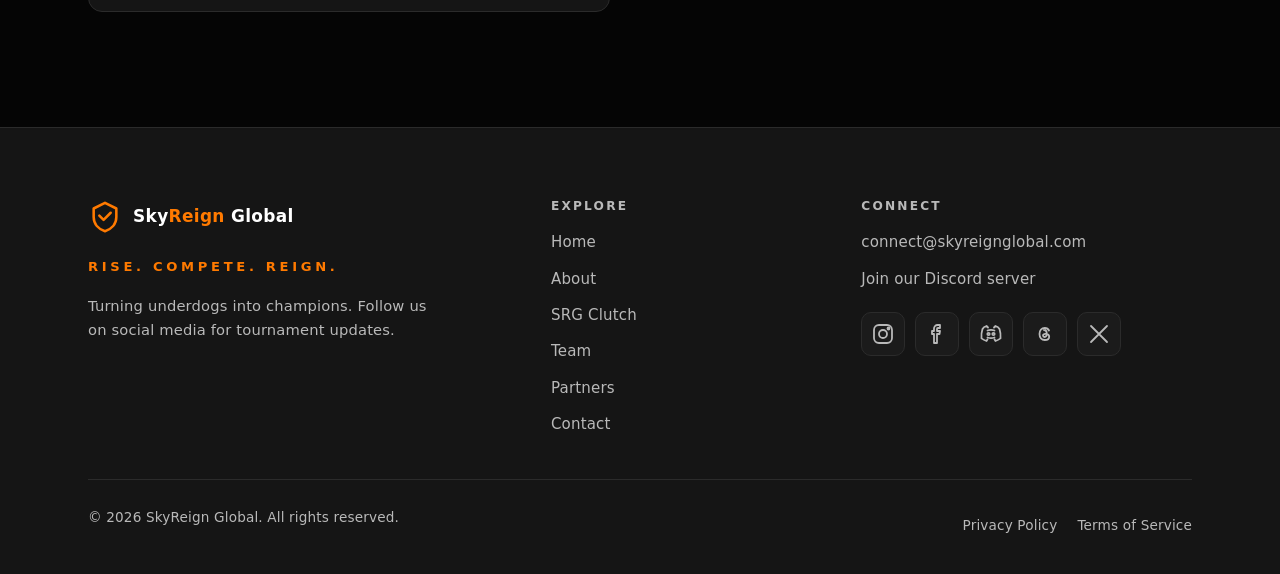
<file: contact.html>
<!DOCTYPE html>
<html lang="en">
<head>
<meta charset="utf-8">
<meta name="viewport" content="width=device-width, initial-scale=1">
<title>Contact SkyReign Global</title>
<meta name="description" content="Get in touch with SkyReign Global for sponsorships, partnerships, events, or community inquiries.">
<link rel="canonical" href="https://www.skyreignglobal.com/contact">
<meta property="og:type" content="website">
<meta property="og:site_name" content="SkyReign Global">
<meta property="og:title" content="Contact SkyReign Global">
<meta property="og:description" content="Get in touch with SkyReign Global for sponsorships, partnerships, events, or community inquiries.">
<meta property="og:url" content="https://www.skyreignglobal.com/contact">
<meta property="og:image" content="https://www.skyreignglobal.com/assets/img/og-contact.jpg">
<meta name="twitter:card" content="summary_large_image">
<meta name="theme-color" content="#050505">
<link rel="stylesheet" href="assets/css/styles.css">
</head>
<body>

<a class="skip-link" href="#main">Skip to main content</a>

<header class="site-header">
  <div class="wrap header-inner">
    <a class="brand" href="index.html">
      <svg class="mark icon" style="color:var(--inferno)" aria-hidden="true"><use href="assets/icons.svg#i-logo"></use></svg>
      <span>Sky<em>Reign</em> Global</span>
    </a>
    <button class="nav-toggle" type="button" aria-expanded="false" aria-controls="primary-nav" aria-label="Open menu">
      <svg class="icon" aria-hidden="true"><use href="assets/icons.svg#i-menu"></use></svg>
    </button>
    <nav id="primary-nav" class="nav" aria-label="Primary">
      <a href="index.html">Home</a>
      <a href="about.html">About</a>
      <a href="srg-clutch.html">SRG Clutch</a>
      <a href="team.html">Team</a>
      <a href="partners.html">Partners</a>
      <a href="contact.html" aria-current="page">Contact</a>
      <a class="btn header-cta" href="https://discord.gg/VtwueCAWg9" target="_blank" rel="noopener">
        <svg class="icon" aria-hidden="true"><use href="assets/icons.svg#i-discord"></use></svg>
        Join Discord
      </a>
    </nav>
  </div>
</header>

<main id="main">

  <section class="hero compact">
    <div class="hexes" aria-hidden="true"></div>
    <div class="wrap">
      <div class="hero-inner">
        <p class="eyebrow">Contact</p>
        <h1>Let's build the next <span class="accent">esports story</span></h1>
        <p class="lede">Have questions about partnerships, events, or community? We'd love to hear from you.</p>
      </div>
    </div>
  </section>

  <section class="section" aria-labelledby="form-h">
    <div class="wrap">
      <div class="split" style="align-items:start">

        <!-- Form -->
        <div class="reveal">
          <h2 id="form-h">Send us an enquiry</h2>
          <!-- To wire a backend (Formspree, Tally, custom API), set data-endpoint
               to a URL that accepts a JSON POST. With no endpoint, the form opens
               the visitor's mail client pre-filled — see assets/js/main.js. -->
          <form id="enquiry-form" class="form-panel" novalidate data-endpoint="">
            <div class="field-row">
              <div class="field half">
                <label class="req" for="full_name">Full name</label>
                <input id="full_name" name="full_name" type="text" required autocomplete="name" maxlength="80">
              </div>
              <div class="field half">
                <label for="company">Company / Organization</label>
                <input id="company" name="company" type="text" autocomplete="organization" maxlength="80">
              </div>
            </div>

            <div class="field-row">
              <div class="field half">
                <label class="req" for="email">Email address</label>
                <input id="email" name="email" type="email" required autocomplete="email">
              </div>
              <div class="field half">
                <label for="phone">Phone number</label>
                <input id="phone" name="phone" type="tel" autocomplete="tel" maxlength="20">
              </div>
            </div>

            <div class="field">
              <label class="req" for="enquiry_type">Enquiry type</label>
              <select id="enquiry_type" name="enquiry_type" required>
                <option value="">Select an option…</option>
                <option>Sponsorship</option>
                <option>Product Partnership</option>
                <option>Player/Team Enquiry</option>
                <option>Creator Collaboration</option>
                <option>Community Enquiry</option>
                <option>Media Enquiry</option>
                <option>General Enquiry</option>
              </select>
            </div>

            <!-- Revealed by JS only when "Sponsorship" is chosen. -->
            <div class="field" id="tier-field" hidden>
              <label class="req" for="partnership_level">Partnership level</label>
              <select id="partnership_level" name="partnership_level">
                <option value="">Select a level…</option>
                <option>Title Sponsor</option>
                <option>Powered By Partner</option>
                <option>Co-Powered By Partner</option>
                <option>Product Partner</option>
                <option>Exploring Options</option>
              </select>
            </div>

            <div class="field">
              <label class="req" for="message">Message</label>
              <textarea id="message" name="message" required maxlength="1500" placeholder="Tell us a little about what you're looking for…"></textarea>
            </div>

            <div class="consent">
              <input id="consent" name="consent" type="checkbox" required>
              <label for="consent">I agree to be contacted about this enquiry.</label>
            </div>

            <button class="btn full" type="submit">
              <svg class="icon" aria-hidden="true"><use href="assets/icons.svg#i-mail"></use></svg>
              Send Enquiry
            </button>

            <p class="hint" style="margin-top:12px">Prefer email? Write to
              <a href="mailto:connect@skyreignglobal.com">connect@skyreignglobal.com</a>.</p>

            <div id="form-msg" class="form-msg" role="status" aria-live="polite"></div>
          </form>
        </div>

        <!-- Direct contacts -->
        <div class="reveal">
          <h2 style="font-size:clamp(1.3rem,2.5vw,1.7rem)">Direct contacts</h2>
          <div class="social-row" style="flex-direction:column;align-items:stretch;margin-bottom:26px">
            <a class="social-link" href="mailto:connect@skyreignglobal.com">
              <svg class="icon" aria-hidden="true"><use href="assets/icons.svg#i-mail"></use></svg>
              <span>Email<small>connect@skyreignglobal.com</small></span>
            </a>
            <a class="social-link" href="https://www.skyreignglobal.com" target="_blank" rel="noopener">
              <svg class="icon" aria-hidden="true"><use href="assets/icons.svg#i-globe"></use></svg>
              <span>Website<small>www.skyreignglobal.com</small></span>
            </a>
            <a class="social-link" href="https://discord.gg/VtwueCAWg9" target="_blank" rel="noopener">
              <svg class="icon" aria-hidden="true"><use href="assets/icons.svg#i-discord"></use></svg>
              <span>Discord<small>Join our server</small></span>
            </a>
          </div>

          <h3 style="font-size:.78rem;letter-spacing:.18em;text-transform:uppercase;color:var(--steel-bright)">Connect on social</h3>
          <div class="social-row">
            <a class="social-link" href="https://www.instagram.com/skyreignglobal/" target="_blank" rel="noopener">
              <svg class="icon" aria-hidden="true"><use href="assets/icons.svg#i-instagram"></use></svg>
              <span>Instagram<small>@skyreignglobal</small></span>
            </a>
            <a class="social-link" href="https://www.facebook.com/skyreignglobal/" target="_blank" rel="noopener">
              <svg class="icon" aria-hidden="true"><use href="assets/icons.svg#i-facebook"></use></svg>
              <span>Facebook<small>SkyReign Global</small></span>
            </a>
            <a class="social-link" href="https://www.threads.com/@skyreignglobal" target="_blank" rel="noopener">
              <svg class="icon" aria-hidden="true"><use href="assets/icons.svg#i-threads"></use></svg>
              <span>Threads<small>@skyreignglobal</small></span>
            </a>
            <a class="social-link" href="https://x.com/skyreignglobal" target="_blank" rel="noopener">
              <svg class="icon" aria-hidden="true"><use href="assets/icons.svg#i-x"></use></svg>
              <span>X<small>@skyreignglobal</small></span>
            </a>
          </div>

          <div class="note" style="margin-top:26px">
            <svg class="icon" aria-hidden="true"><use href="assets/icons.svg#i-pin"></use></svg>
            <p>Based in Indore, India — host city of the SRG Clutch Chapter 1 LAN Grand Final.</p>
          </div>
        </div>

      </div>
    </div>
  </section>

</main>

<footer class="site-footer">
  <div class="wrap">
    <div class="footer-grid">
      <div>
        <a class="brand" href="index.html">
          <svg class="mark icon" style="color:var(--inferno)" aria-hidden="true"><use href="assets/icons.svg#i-logo"></use></svg>
          <span>Sky<em>Reign</em> Global</span>
        </a>
        <p class="footer-tag">Rise. Compete. Reign.</p>
        <p class="muted" style="font-size:.92rem;max-width:38ch">Turning underdogs into champions. Follow us on social media for tournament updates.</p>
      </div>
      <div>
        <h4>Explore</h4>
        <ul class="footer-links">
          <li><a href="index.html">Home</a></li>
          <li><a href="about.html">About</a></li>
          <li><a href="srg-clutch.html">SRG Clutch</a></li>
          <li><a href="team.html">Team</a></li>
          <li><a href="partners.html">Partners</a></li>
          <li><a href="contact.html">Contact</a></li>
        </ul>
      </div>
      <div>
        <h4>Connect</h4>
        <ul class="footer-links" style="margin-bottom:20px">
          <li><a href="mailto:connect@skyreignglobal.com">connect@skyreignglobal.com</a></li>
          <li><a href="https://discord.gg/VtwueCAWg9" target="_blank" rel="noopener">Join our Discord server</a></li>
        </ul>
        <div class="icon-row">
          <a class="icon-btn" href="https://www.instagram.com/skyreignglobal/" target="_blank" rel="noopener" aria-label="SkyReign Global on Instagram"><svg class="icon" aria-hidden="true"><use href="assets/icons.svg#i-instagram"></use></svg></a>
          <a class="icon-btn" href="https://www.facebook.com/skyreignglobal/" target="_blank" rel="noopener" aria-label="SkyReign Global on Facebook"><svg class="icon" aria-hidden="true"><use href="assets/icons.svg#i-facebook"></use></svg></a>
          <a class="icon-btn" href="https://discord.gg/VtwueCAWg9" target="_blank" rel="noopener" aria-label="SkyReign Global on Discord"><svg class="icon" aria-hidden="true"><use href="assets/icons.svg#i-discord"></use></svg></a>
          <a class="icon-btn" href="https://www.threads.com/@skyreignglobal" target="_blank" rel="noopener" aria-label="SkyReign Global on Threads"><svg class="icon" aria-hidden="true"><use href="assets/icons.svg#i-threads"></use></svg></a>
          <a class="icon-btn" href="https://x.com/skyreignglobal" target="_blank" rel="noopener" aria-label="SkyReign Global on X"><svg class="icon" aria-hidden="true"><use href="assets/icons.svg#i-x"></use></svg></a>
        </div>
      </div>
    </div>
    <div class="footer-bottom">
      <p>© <span data-year>2026</span> SkyReign Global. All rights reserved.</p>
      <nav aria-label="Legal">
        <a href="privacy.html">Privacy Policy</a>
        <a href="terms.html">Terms of Service</a>
      </nav>
    </div>
  </div>
</footer>

<script src="assets/js/main.js"></script>
</body>
</html>
</file>
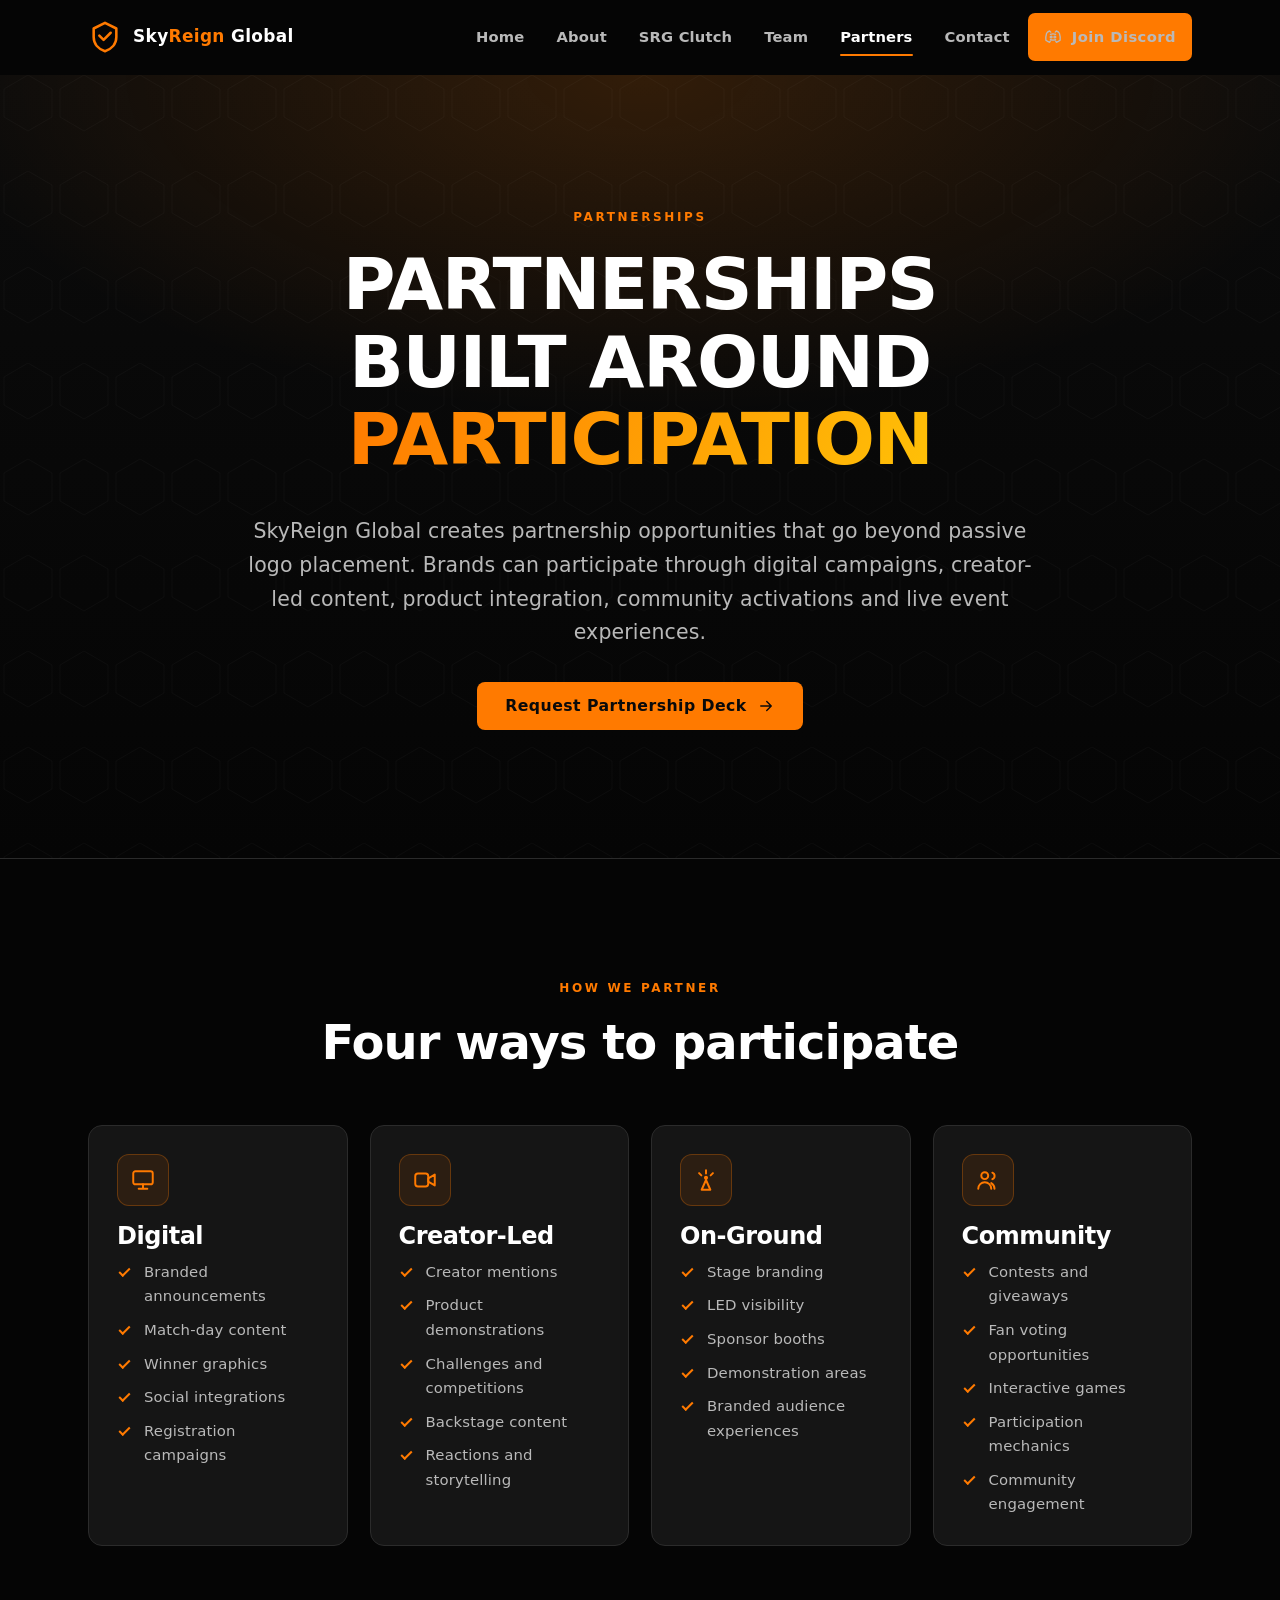
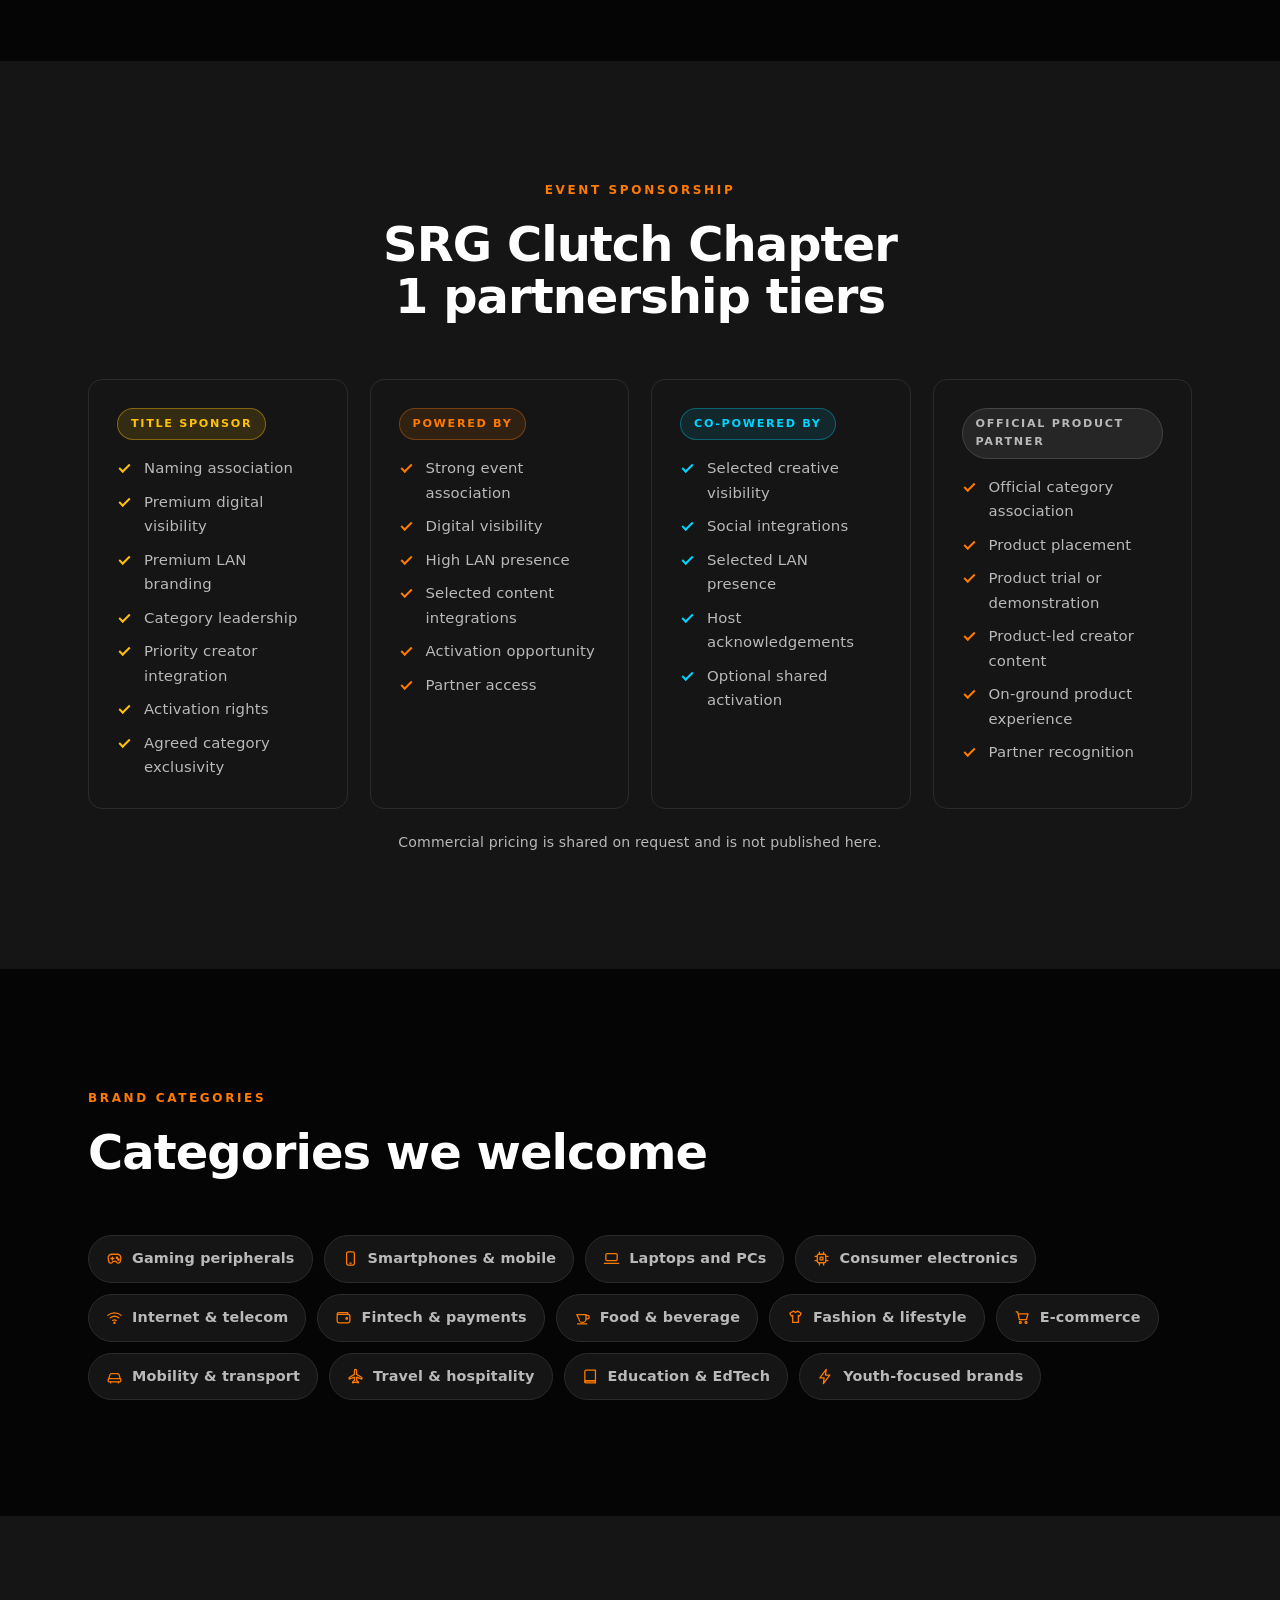
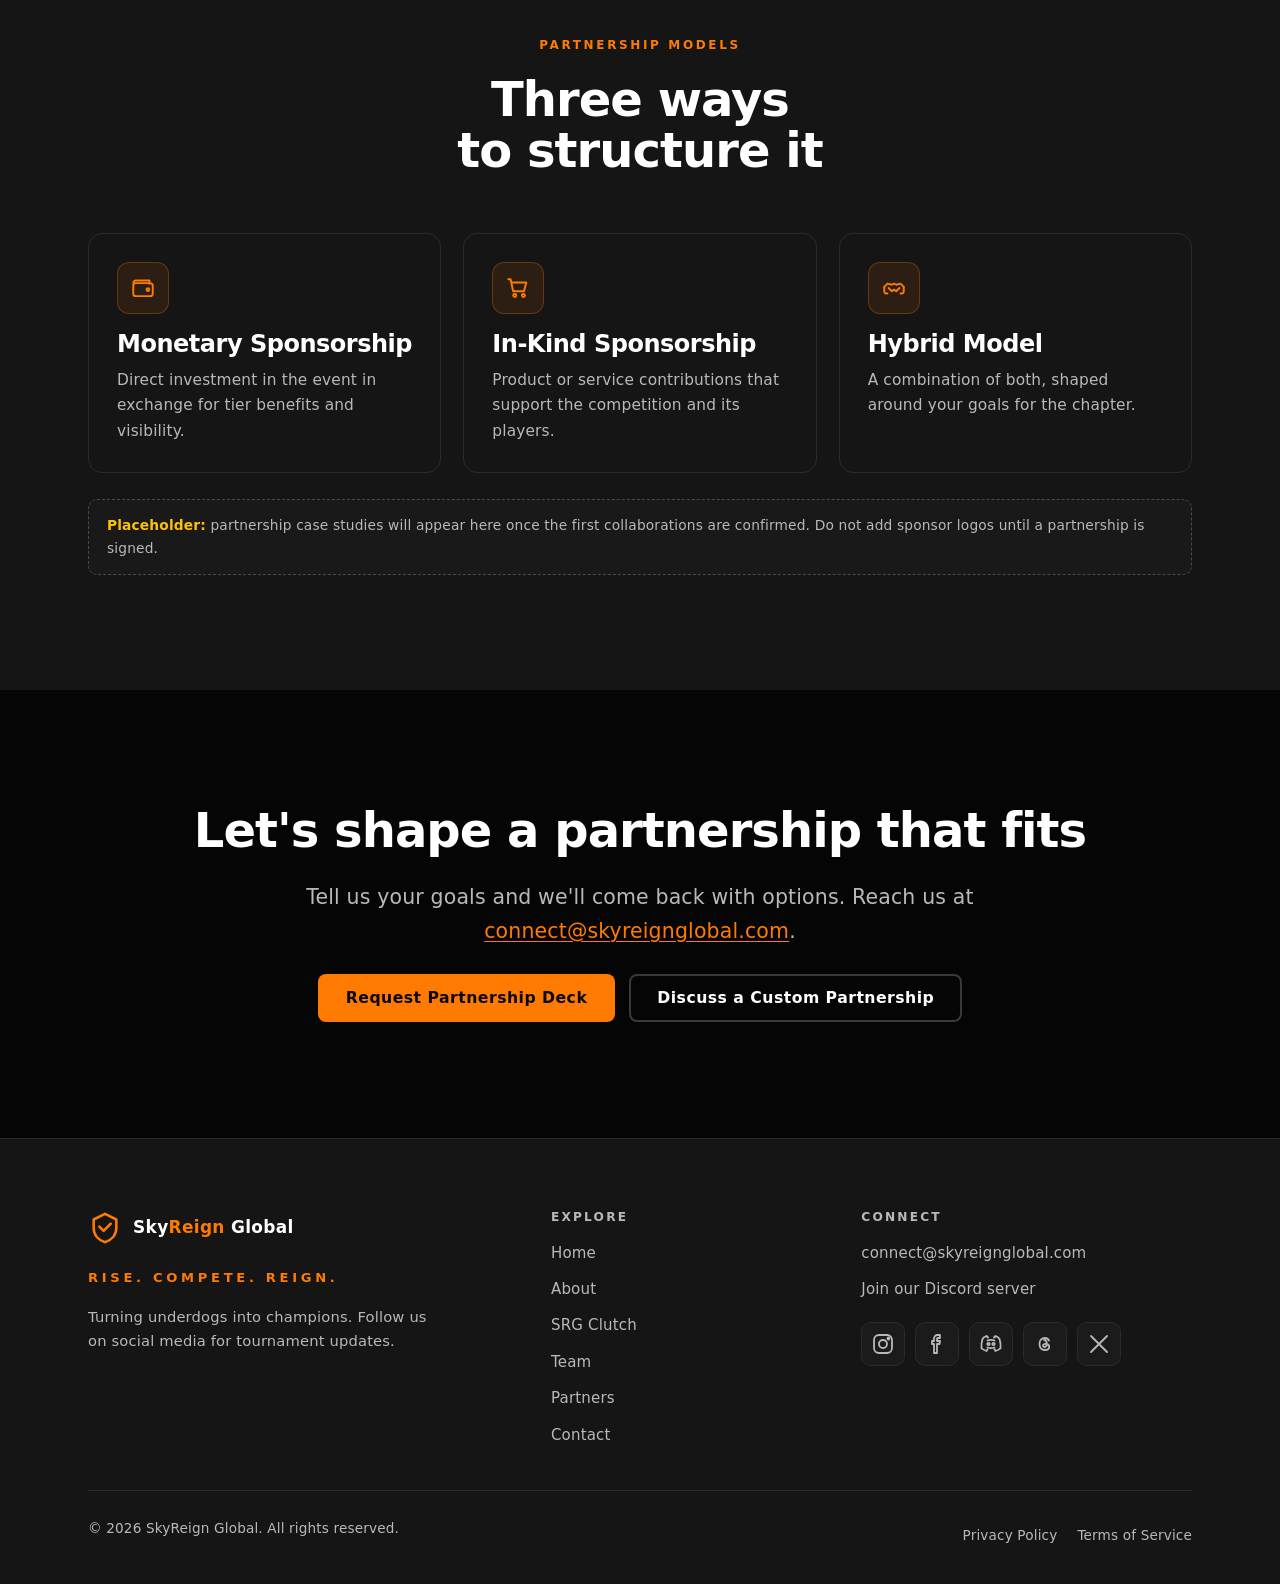
<file: partners.html>
<!DOCTYPE html>
<html lang="en">
<head>
<meta charset="utf-8">
<meta name="viewport" content="width=device-width, initial-scale=1">
<title>Partnerships | SkyReign Global</title>
<meta name="description" content="Explore partnership opportunities with SkyReign Global's esports platform and reach gaming audiences through authentic brand collaborations.">
<link rel="canonical" href="https://www.skyreignglobal.com/partners">
<meta property="og:type" content="website">
<meta property="og:site_name" content="SkyReign Global">
<meta property="og:title" content="Partnerships | SkyReign Global">
<meta property="og:description" content="Explore partnership opportunities with SkyReign Global's esports platform and reach gaming audiences through authentic brand collaborations.">
<meta property="og:url" content="https://www.skyreignglobal.com/partners">
<meta property="og:image" content="https://www.skyreignglobal.com/assets/img/og-partners.jpg">
<meta name="twitter:card" content="summary_large_image">
<meta name="theme-color" content="#050505">
<link rel="stylesheet" href="assets/css/styles.css">
</head>
<body>

<a class="skip-link" href="#main">Skip to main content</a>

<header class="site-header">
  <div class="wrap header-inner">
    <a class="brand" href="index.html">
      <svg class="mark icon" style="color:var(--inferno)" aria-hidden="true"><use href="assets/icons.svg#i-logo"></use></svg>
      <span>Sky<em>Reign</em> Global</span>
    </a>
    <button class="nav-toggle" type="button" aria-expanded="false" aria-controls="primary-nav" aria-label="Open menu">
      <svg class="icon" aria-hidden="true"><use href="assets/icons.svg#i-menu"></use></svg>
    </button>
    <nav id="primary-nav" class="nav" aria-label="Primary">
      <a href="index.html">Home</a>
      <a href="about.html">About</a>
      <a href="srg-clutch.html">SRG Clutch</a>
      <a href="team.html">Team</a>
      <a href="partners.html" aria-current="page">Partners</a>
      <a href="contact.html">Contact</a>
      <a class="btn header-cta" href="https://discord.gg/VtwueCAWg9" target="_blank" rel="noopener">
        <svg class="icon" aria-hidden="true"><use href="assets/icons.svg#i-discord"></use></svg>
        Join Discord
      </a>
    </nav>
  </div>
</header>

<main id="main">

  <section class="hero compact center">
    <div class="hexes" aria-hidden="true"></div>
    <div class="wrap">
      <div class="hero-inner">
        <p class="eyebrow">Partnerships</p>
        <h1>Partnerships built around <span class="accent">participation</span></h1>
        <p class="lede" style="margin-inline:auto">SkyReign Global creates partnership opportunities that go beyond passive logo placement. Brands can participate through digital campaigns, creator-led content, product integration, community activations and live event experiences.</p>
        <div class="btn-row center">
          <a class="btn" href="contact.html?type=sponsorship">
            Request Partnership Deck
            <svg class="icon" aria-hidden="true"><use href="assets/icons.svg#i-arrow"></use></svg>
          </a>
        </div>
      </div>
    </div>
  </section>

  <!-- How we partner -->
  <section class="section" aria-labelledby="how-h">
    <div class="wrap">
      <div class="section-head center reveal">
        <p class="eyebrow">How We Partner</p>
        <h2 id="how-h">Four ways to participate</h2>
      </div>

      <div class="grid c4 reveal">
        <article class="card">
          <div class="card-icon"><svg class="icon" aria-hidden="true"><use href="assets/icons.svg#i-monitor"></use></svg></div>
          <h3>Digital</h3>
          <ul class="ticks" style="margin-top:10px">
            <li>Branded announcements</li>
            <li>Match-day content</li>
            <li>Winner graphics</li>
            <li>Social integrations</li>
            <li>Registration campaigns</li>
          </ul>
        </article>
        <article class="card">
          <div class="card-icon"><svg class="icon" aria-hidden="true"><use href="assets/icons.svg#i-video"></use></svg></div>
          <h3>Creator-Led</h3>
          <ul class="ticks" style="margin-top:10px">
            <li>Creator mentions</li>
            <li>Product demonstrations</li>
            <li>Challenges and competitions</li>
            <li>Backstage content</li>
            <li>Reactions and storytelling</li>
          </ul>
        </article>
        <article class="card">
          <div class="card-icon"><svg class="icon" aria-hidden="true"><use href="assets/icons.svg#i-spotlight"></use></svg></div>
          <h3>On-Ground</h3>
          <ul class="ticks" style="margin-top:10px">
            <li>Stage branding</li>
            <li>LED visibility</li>
            <li>Sponsor booths</li>
            <li>Demonstration areas</li>
            <li>Branded audience experiences</li>
          </ul>
        </article>
        <article class="card">
          <div class="card-icon"><svg class="icon" aria-hidden="true"><use href="assets/icons.svg#i-users"></use></svg></div>
          <h3>Community</h3>
          <ul class="ticks" style="margin-top:10px">
            <li>Contests and giveaways</li>
            <li>Fan voting opportunities</li>
            <li>Interactive games</li>
            <li>Participation mechanics</li>
            <li>Community engagement</li>
          </ul>
        </article>
      </div>
    </div>
  </section>

  <!-- Tiers -->
  <section class="section carbon" aria-labelledby="tiers-h">
    <div class="wrap">
      <div class="section-head center reveal">
        <p class="eyebrow">Event Sponsorship</p>
        <h2 id="tiers-h">SRG Clutch Chapter 1 partnership tiers</h2>
      </div>

      <div class="grid c4 reveal">
        <article class="card tier t1">
          <span class="badge">Title Sponsor</span>
          <ul class="ticks">
            <li>Naming association</li>
            <li>Premium digital visibility</li>
            <li>Premium LAN branding</li>
            <li>Category leadership</li>
            <li>Priority creator integration</li>
            <li>Activation rights</li>
            <li>Agreed category exclusivity</li>
          </ul>
        </article>
        <article class="card tier t2">
          <span class="badge">Powered By</span>
          <ul class="ticks">
            <li>Strong event association</li>
            <li>Digital visibility</li>
            <li>High LAN presence</li>
            <li>Selected content integrations</li>
            <li>Activation opportunity</li>
            <li>Partner access</li>
          </ul>
        </article>
        <article class="card tier t3 cyan">
          <span class="badge">Co-Powered By</span>
          <ul class="ticks">
            <li>Selected creative visibility</li>
            <li>Social integrations</li>
            <li>Selected LAN presence</li>
            <li>Host acknowledgements</li>
            <li>Optional shared activation</li>
          </ul>
        </article>
        <article class="card tier t4">
          <span class="badge">Official Product Partner</span>
          <ul class="ticks">
            <li>Official category association</li>
            <li>Product placement</li>
            <li>Product trial or demonstration</li>
            <li>Product-led creator content</li>
            <li>On-ground product experience</li>
            <li>Partner recognition</li>
          </ul>
        </article>
      </div>

      <p class="muted reveal" style="text-align:center;margin-top:22px;font-size:.88rem">
        Commercial pricing is shared on request and is not published here.
      </p>
    </div>
  </section>

  <!-- Categories -->
  <section class="section" aria-labelledby="cat-h">
    <div class="wrap">
      <div class="section-head reveal">
        <p class="eyebrow">Brand Categories</p>
        <h2 id="cat-h">Categories we welcome</h2>
      </div>

      <div class="pills reveal">
        <span class="pill"><svg class="icon" aria-hidden="true"><use href="assets/icons.svg#i-gamepad"></use></svg>Gaming peripherals</span>
        <span class="pill"><svg class="icon" aria-hidden="true"><use href="assets/icons.svg#i-phone"></use></svg>Smartphones &amp; mobile</span>
        <span class="pill"><svg class="icon" aria-hidden="true"><use href="assets/icons.svg#i-laptop"></use></svg>Laptops and PCs</span>
        <span class="pill"><svg class="icon" aria-hidden="true"><use href="assets/icons.svg#i-cpu"></use></svg>Consumer electronics</span>
        <span class="pill"><svg class="icon" aria-hidden="true"><use href="assets/icons.svg#i-wifi"></use></svg>Internet &amp; telecom</span>
        <span class="pill"><svg class="icon" aria-hidden="true"><use href="assets/icons.svg#i-wallet"></use></svg>Fintech &amp; payments</span>
        <span class="pill"><svg class="icon" aria-hidden="true"><use href="assets/icons.svg#i-cup"></use></svg>Food &amp; beverage</span>
        <span class="pill"><svg class="icon" aria-hidden="true"><use href="assets/icons.svg#i-shirt"></use></svg>Fashion &amp; lifestyle</span>
        <span class="pill"><svg class="icon" aria-hidden="true"><use href="assets/icons.svg#i-cart"></use></svg>E-commerce</span>
        <span class="pill"><svg class="icon" aria-hidden="true"><use href="assets/icons.svg#i-car"></use></svg>Mobility &amp; transport</span>
        <span class="pill"><svg class="icon" aria-hidden="true"><use href="assets/icons.svg#i-plane"></use></svg>Travel &amp; hospitality</span>
        <span class="pill"><svg class="icon" aria-hidden="true"><use href="assets/icons.svg#i-book"></use></svg>Education &amp; EdTech</span>
        <span class="pill"><svg class="icon" aria-hidden="true"><use href="assets/icons.svg#i-zap"></use></svg>Youth-focused brands</span>
      </div>
    </div>
  </section>

  <!-- Models -->
  <section class="section carbon" aria-labelledby="models-h">
    <div class="wrap">
      <div class="section-head center reveal">
        <p class="eyebrow">Partnership Models</p>
        <h2 id="models-h">Three ways to structure it</h2>
      </div>

      <div class="grid c3 reveal">
        <article class="card">
          <div class="card-icon"><svg class="icon" aria-hidden="true"><use href="assets/icons.svg#i-wallet"></use></svg></div>
          <h3>Monetary Sponsorship</h3>
          <p>Direct investment in the event in exchange for tier benefits and visibility.</p>
        </article>
        <article class="card">
          <div class="card-icon"><svg class="icon" aria-hidden="true"><use href="assets/icons.svg#i-cart"></use></svg></div>
          <h3>In-Kind Sponsorship</h3>
          <p>Product or service contributions that support the competition and its players.</p>
        </article>
        <article class="card">
          <div class="card-icon"><svg class="icon" aria-hidden="true"><use href="assets/icons.svg#i-handshake"></use></svg></div>
          <h3>Hybrid Model</h3>
          <p>A combination of both, shaped around your goals for the chapter.</p>
        </article>
      </div>

      <div class="todo reveal" style="margin-top:26px">
        <b>Placeholder:</b> partnership case studies will appear here once the first collaborations
        are confirmed. Do not add sponsor logos until a partnership is signed.
      </div>
    </div>
  </section>

  <!-- CTA -->
  <section class="section" aria-labelledby="pcta-h">
    <div class="wrap" style="text-align:center">
      <h2 id="pcta-h" class="reveal">Let's shape a partnership that fits</h2>
      <p class="lede reveal" style="margin:14px auto 0">Tell us your goals and we'll come back with options. Reach us at
        <a href="mailto:connect@skyreignglobal.com">connect@skyreignglobal.com</a>.</p>
      <div class="btn-row center reveal" style="margin-top:26px">
        <a class="btn" href="contact.html?type=sponsorship">Request Partnership Deck</a>
        <a class="btn ghost" href="contact.html">Discuss a Custom Partnership</a>
      </div>
    </div>
  </section>

</main>

<footer class="site-footer">
  <div class="wrap">
    <div class="footer-grid">
      <div>
        <a class="brand" href="index.html">
          <svg class="mark icon" style="color:var(--inferno)" aria-hidden="true"><use href="assets/icons.svg#i-logo"></use></svg>
          <span>Sky<em>Reign</em> Global</span>
        </a>
        <p class="footer-tag">Rise. Compete. Reign.</p>
        <p class="muted" style="font-size:.92rem;max-width:38ch">Turning underdogs into champions. Follow us on social media for tournament updates.</p>
      </div>
      <div>
        <h4>Explore</h4>
        <ul class="footer-links">
          <li><a href="index.html">Home</a></li>
          <li><a href="about.html">About</a></li>
          <li><a href="srg-clutch.html">SRG Clutch</a></li>
          <li><a href="team.html">Team</a></li>
          <li><a href="partners.html">Partners</a></li>
          <li><a href="contact.html">Contact</a></li>
        </ul>
      </div>
      <div>
        <h4>Connect</h4>
        <ul class="footer-links" style="margin-bottom:20px">
          <li><a href="mailto:connect@skyreignglobal.com">connect@skyreignglobal.com</a></li>
          <li><a href="https://discord.gg/VtwueCAWg9" target="_blank" rel="noopener">Join our Discord server</a></li>
        </ul>
        <div class="icon-row">
          <a class="icon-btn" href="https://www.instagram.com/skyreignglobal/" target="_blank" rel="noopener" aria-label="SkyReign Global on Instagram"><svg class="icon" aria-hidden="true"><use href="assets/icons.svg#i-instagram"></use></svg></a>
          <a class="icon-btn" href="https://www.facebook.com/skyreignglobal/" target="_blank" rel="noopener" aria-label="SkyReign Global on Facebook"><svg class="icon" aria-hidden="true"><use href="assets/icons.svg#i-facebook"></use></svg></a>
          <a class="icon-btn" href="https://discord.gg/VtwueCAWg9" target="_blank" rel="noopener" aria-label="SkyReign Global on Discord"><svg class="icon" aria-hidden="true"><use href="assets/icons.svg#i-discord"></use></svg></a>
          <a class="icon-btn" href="https://www.threads.com/@skyreignglobal" target="_blank" rel="noopener" aria-label="SkyReign Global on Threads"><svg class="icon" aria-hidden="true"><use href="assets/icons.svg#i-threads"></use></svg></a>
          <a class="icon-btn" href="https://x.com/skyreignglobal" target="_blank" rel="noopener" aria-label="SkyReign Global on X"><svg class="icon" aria-hidden="true"><use href="assets/icons.svg#i-x"></use></svg></a>
        </div>
      </div>
    </div>
    <div class="footer-bottom">
      <p>© <span data-year>2026</span> SkyReign Global. All rights reserved.</p>
      <nav aria-label="Legal">
        <a href="privacy.html">Privacy Policy</a>
        <a href="terms.html">Terms of Service</a>
      </nav>
    </div>
  </div>
</footer>

<script src="assets/js/main.js"></script>
</body>
</html>
</file>
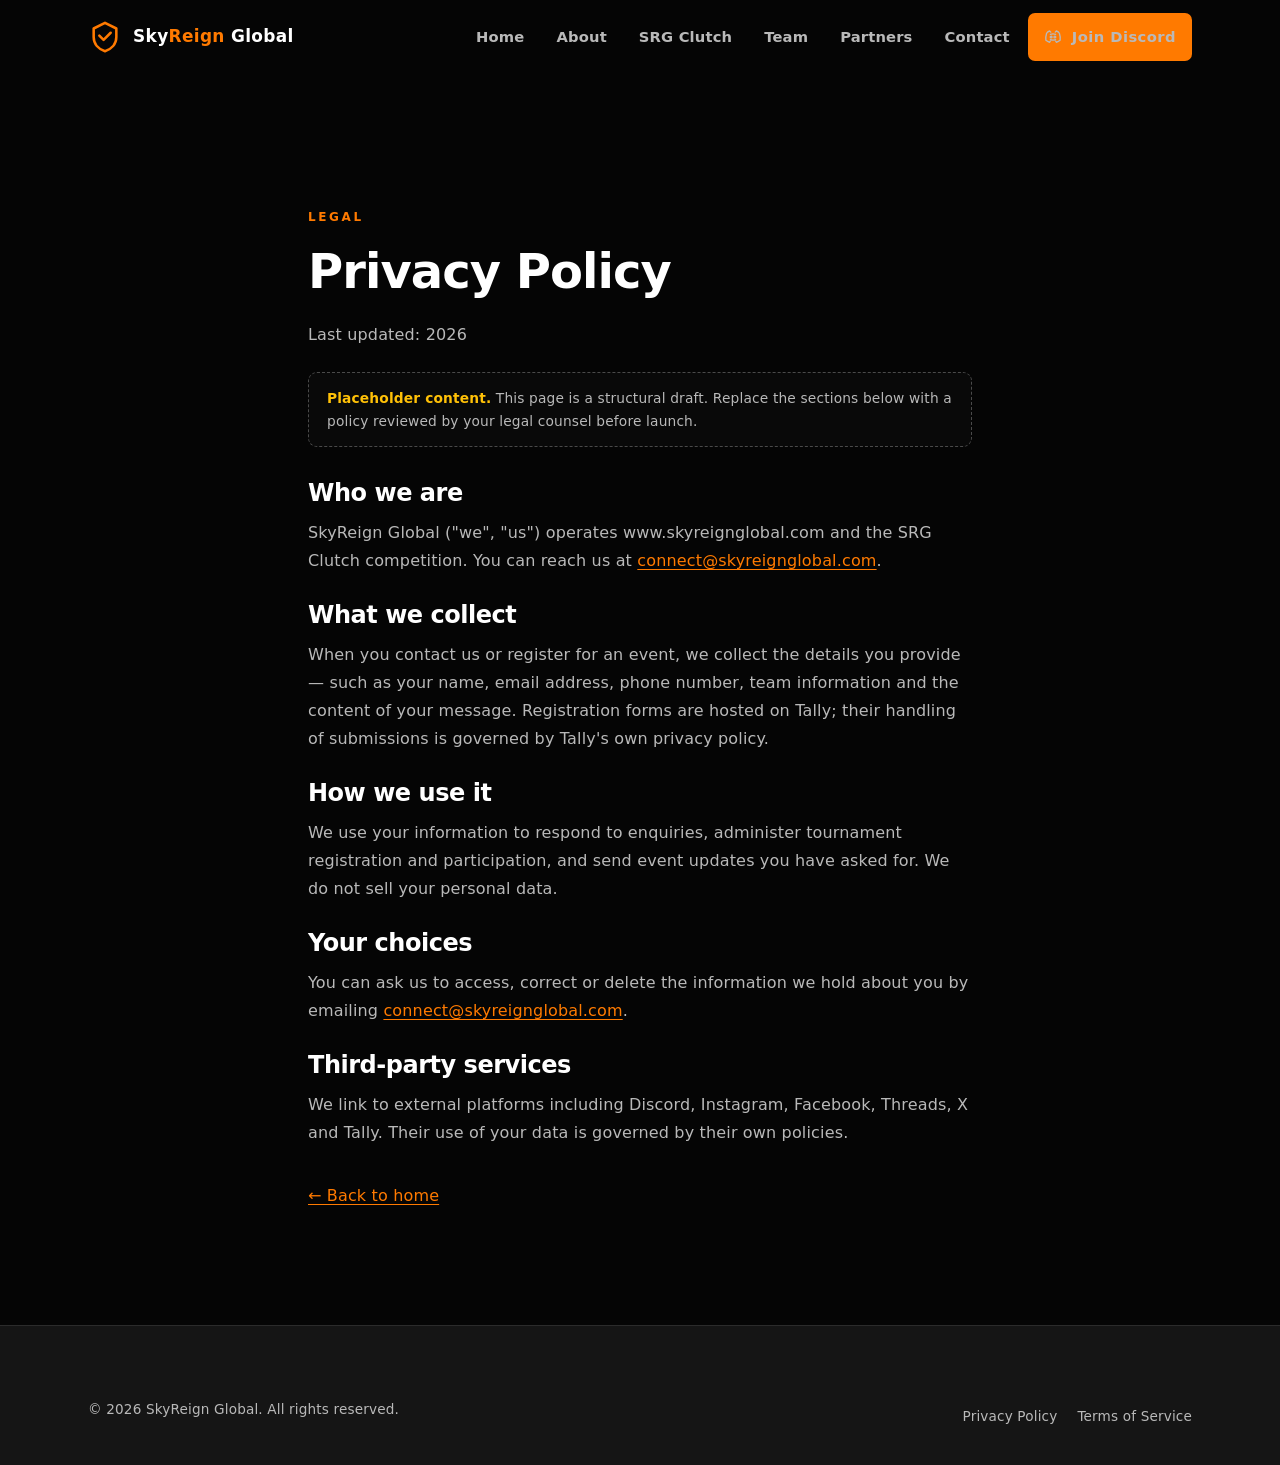
<file: privacy.html>
<!DOCTYPE html>
<html lang="en">
<head>
<meta charset="utf-8">
<meta name="viewport" content="width=device-width, initial-scale=1">
<title>Privacy Policy | SkyReign Global</title>
<meta name="description" content="How SkyReign Global collects, uses and protects your information.">
<link rel="canonical" href="https://www.skyreignglobal.com/privacy">
<meta name="robots" content="noindex">
<meta name="theme-color" content="#050505">
<link rel="stylesheet" href="assets/css/styles.css">
</head>
<body>

<a class="skip-link" href="#main">Skip to main content</a>

<header class="site-header">
  <div class="wrap header-inner">
    <a class="brand" href="index.html">
      <svg class="mark icon" style="color:var(--inferno)" aria-hidden="true"><use href="assets/icons.svg#i-logo"></use></svg>
      <span>Sky<em>Reign</em> Global</span>
    </a>
    <button class="nav-toggle" type="button" aria-expanded="false" aria-controls="primary-nav" aria-label="Open menu">
      <svg class="icon" aria-hidden="true"><use href="assets/icons.svg#i-menu"></use></svg>
    </button>
    <nav id="primary-nav" class="nav" aria-label="Primary">
      <a href="index.html">Home</a>
      <a href="about.html">About</a>
      <a href="srg-clutch.html">SRG Clutch</a>
      <a href="team.html">Team</a>
      <a href="partners.html">Partners</a>
      <a href="contact.html">Contact</a>
      <a class="btn header-cta" href="https://discord.gg/VtwueCAWg9" target="_blank" rel="noopener">
        <svg class="icon" aria-hidden="true"><use href="assets/icons.svg#i-discord"></use></svg>
        Join Discord
      </a>
    </nav>
  </div>
</header>

<main id="main">
  <section class="section" style="padding-top:clamp(90px,10vw,130px)">
    <div class="wrap" style="max-width:760px">
      <p class="eyebrow">Legal</p>
      <h1 style="font-size:clamp(2rem,5vw,3rem)">Privacy Policy</h1>
      <p class="muted">Last updated: <span data-year>2026</span></p>

      <div class="todo" style="margin:24px 0 34px">
        <b>Placeholder content.</b> This page is a structural draft. Replace the sections below with a
        policy reviewed by your legal counsel before launch.
      </div>

      <div class="muted" style="font-size:1rem;line-height:1.75">
        <h3 style="color:var(--white);margin-top:28px">Who we are</h3>
        <p>SkyReign Global ("we", "us") operates www.skyreignglobal.com and the SRG Clutch competition. You can reach us at <a href="mailto:connect@skyreignglobal.com">connect@skyreignglobal.com</a>.</p>

        <h3 style="color:var(--white);margin-top:28px">What we collect</h3>
        <p>When you contact us or register for an event, we collect the details you provide — such as your name, email address, phone number, team information and the content of your message. Registration forms are hosted on Tally; their handling of submissions is governed by Tally's own privacy policy.</p>

        <h3 style="color:var(--white);margin-top:28px">How we use it</h3>
        <p>We use your information to respond to enquiries, administer tournament registration and participation, and send event updates you have asked for. We do not sell your personal data.</p>

        <h3 style="color:var(--white);margin-top:28px">Your choices</h3>
        <p>You can ask us to access, correct or delete the information we hold about you by emailing <a href="mailto:connect@skyreignglobal.com">connect@skyreignglobal.com</a>.</p>

        <h3 style="color:var(--white);margin-top:28px">Third-party services</h3>
        <p>We link to external platforms including Discord, Instagram, Facebook, Threads, X and Tally. Their use of your data is governed by their own policies.</p>
      </div>

      <p style="margin-top:36px"><a href="index.html">&larr; Back to home</a></p>
    </div>
  </section>
</main>

<footer class="site-footer">
  <div class="wrap">
    <div class="footer-bottom" style="border-top:0;padding-top:0">
      <p>© <span data-year>2026</span> SkyReign Global. All rights reserved.</p>
      <nav aria-label="Legal">
        <a href="privacy.html">Privacy Policy</a>
        <a href="terms.html">Terms of Service</a>
      </nav>
    </div>
  </div>
</footer>

<script src="assets/js/main.js"></script>
</body>
</html>
</file>
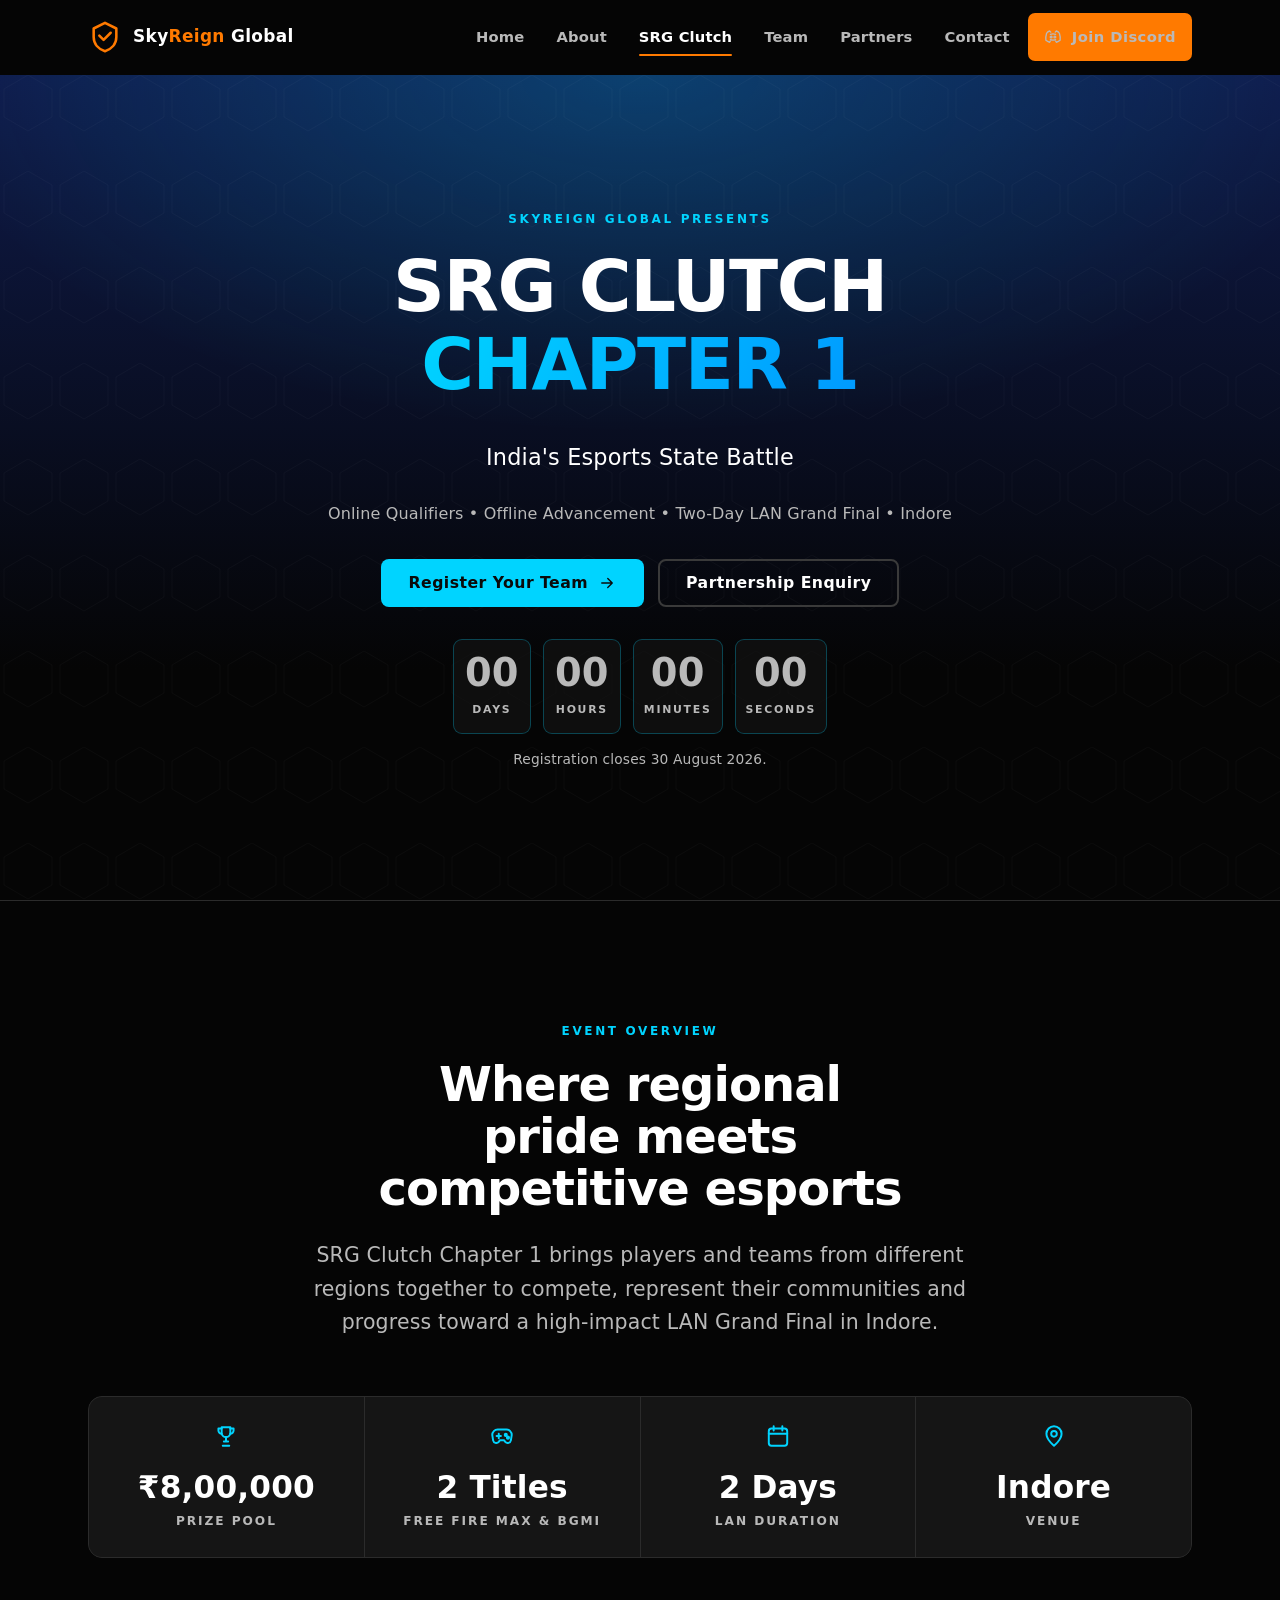
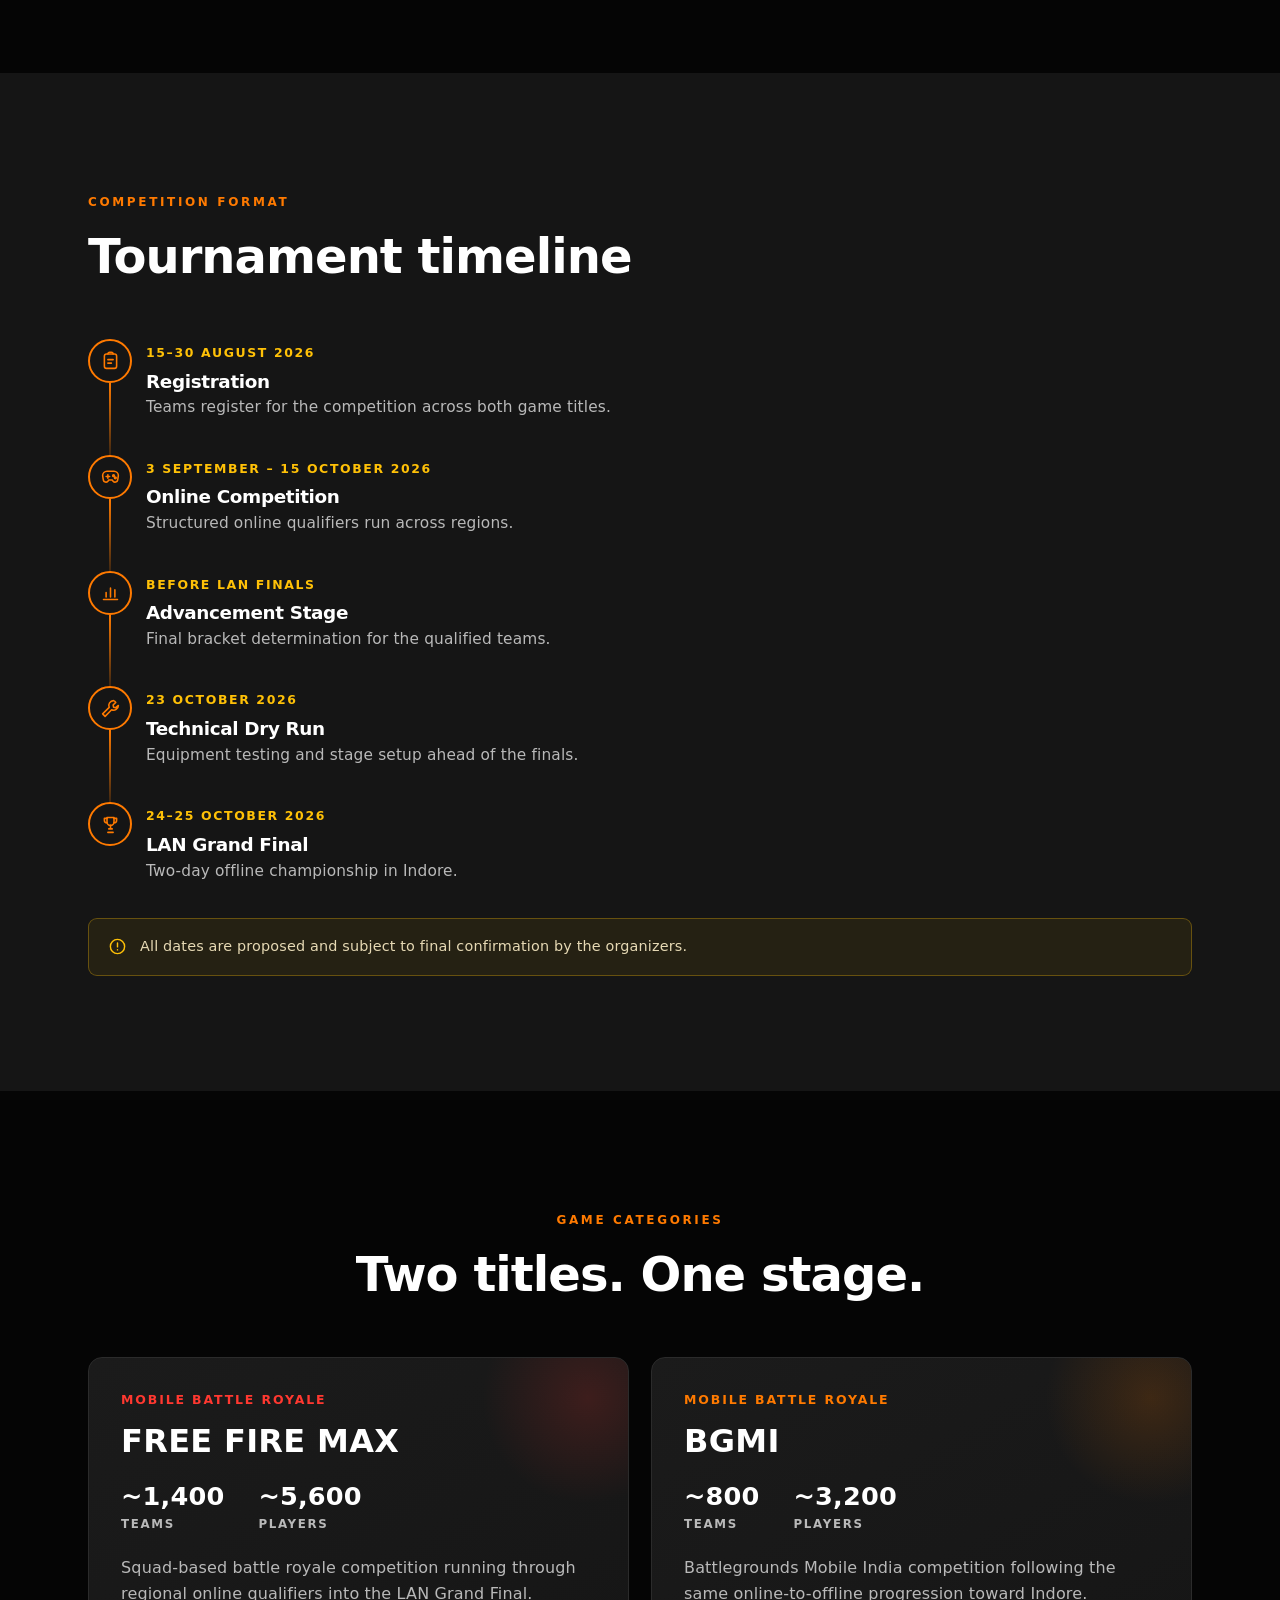
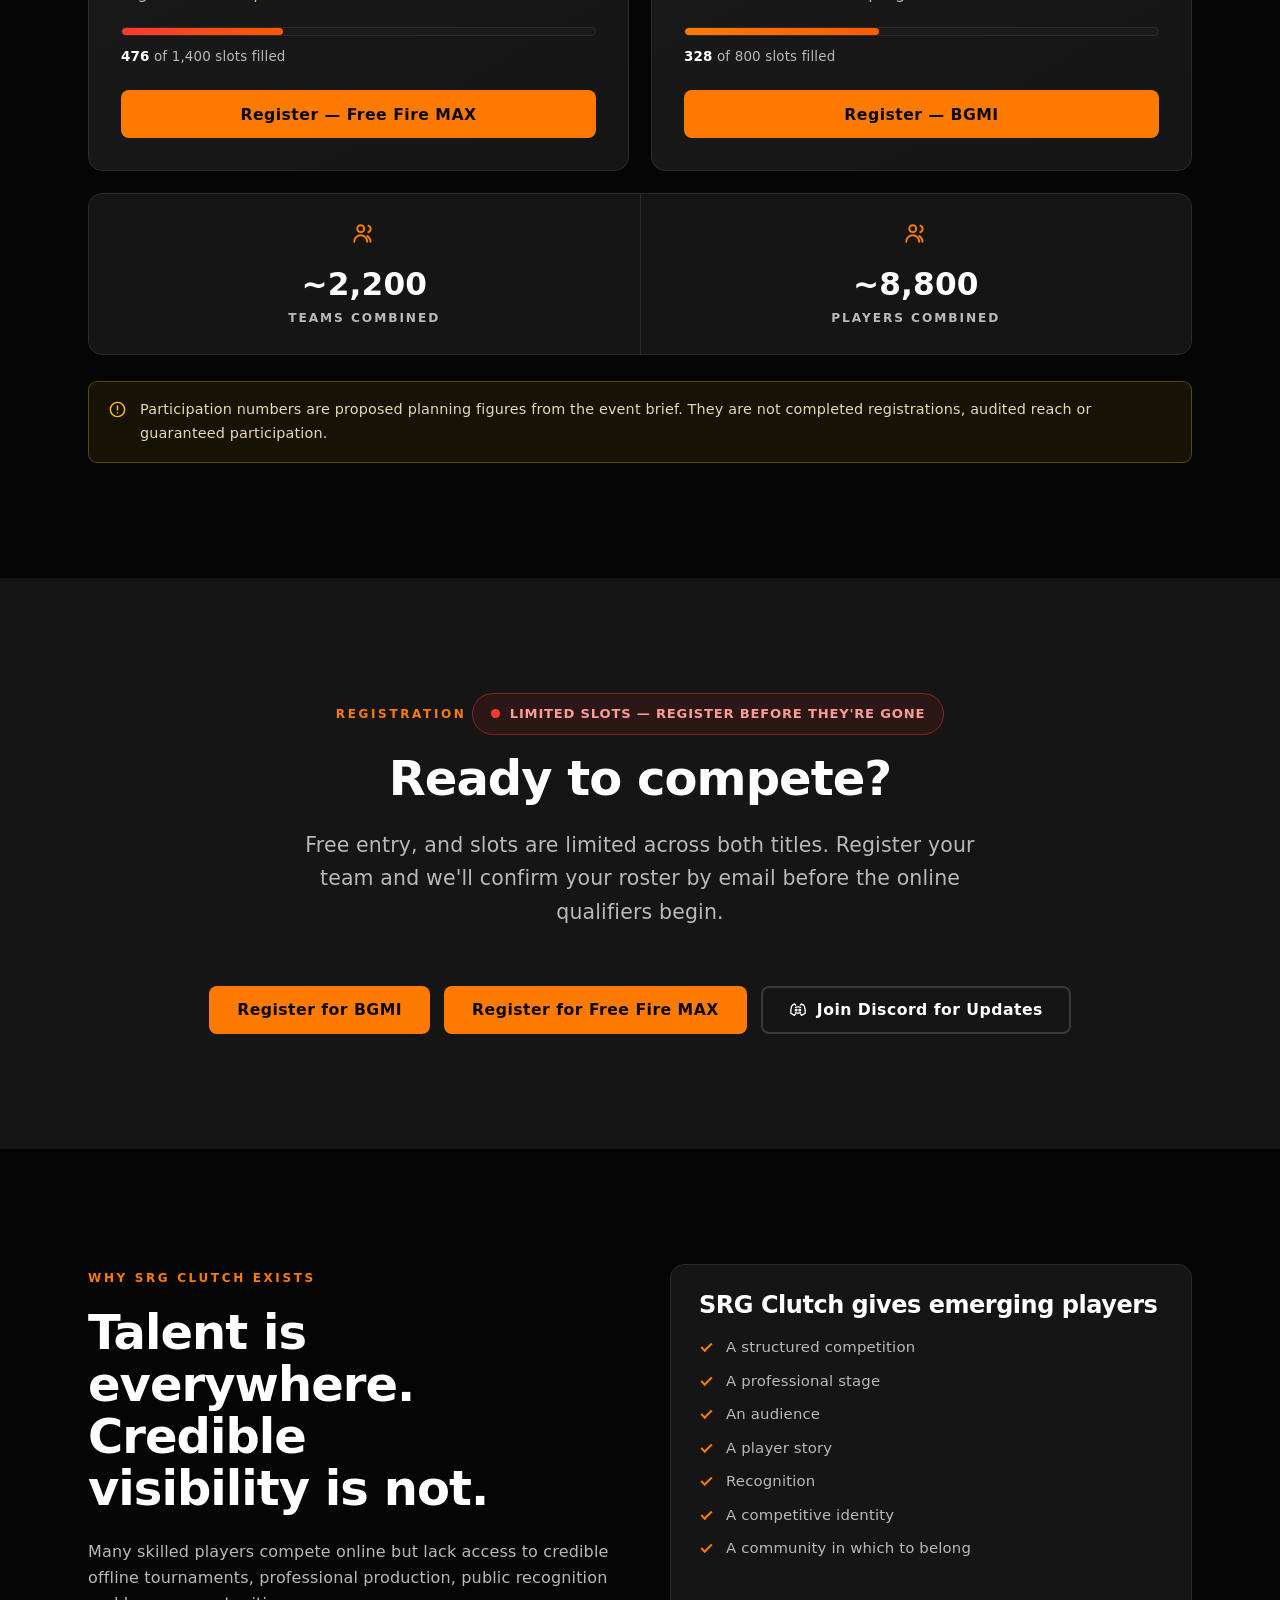
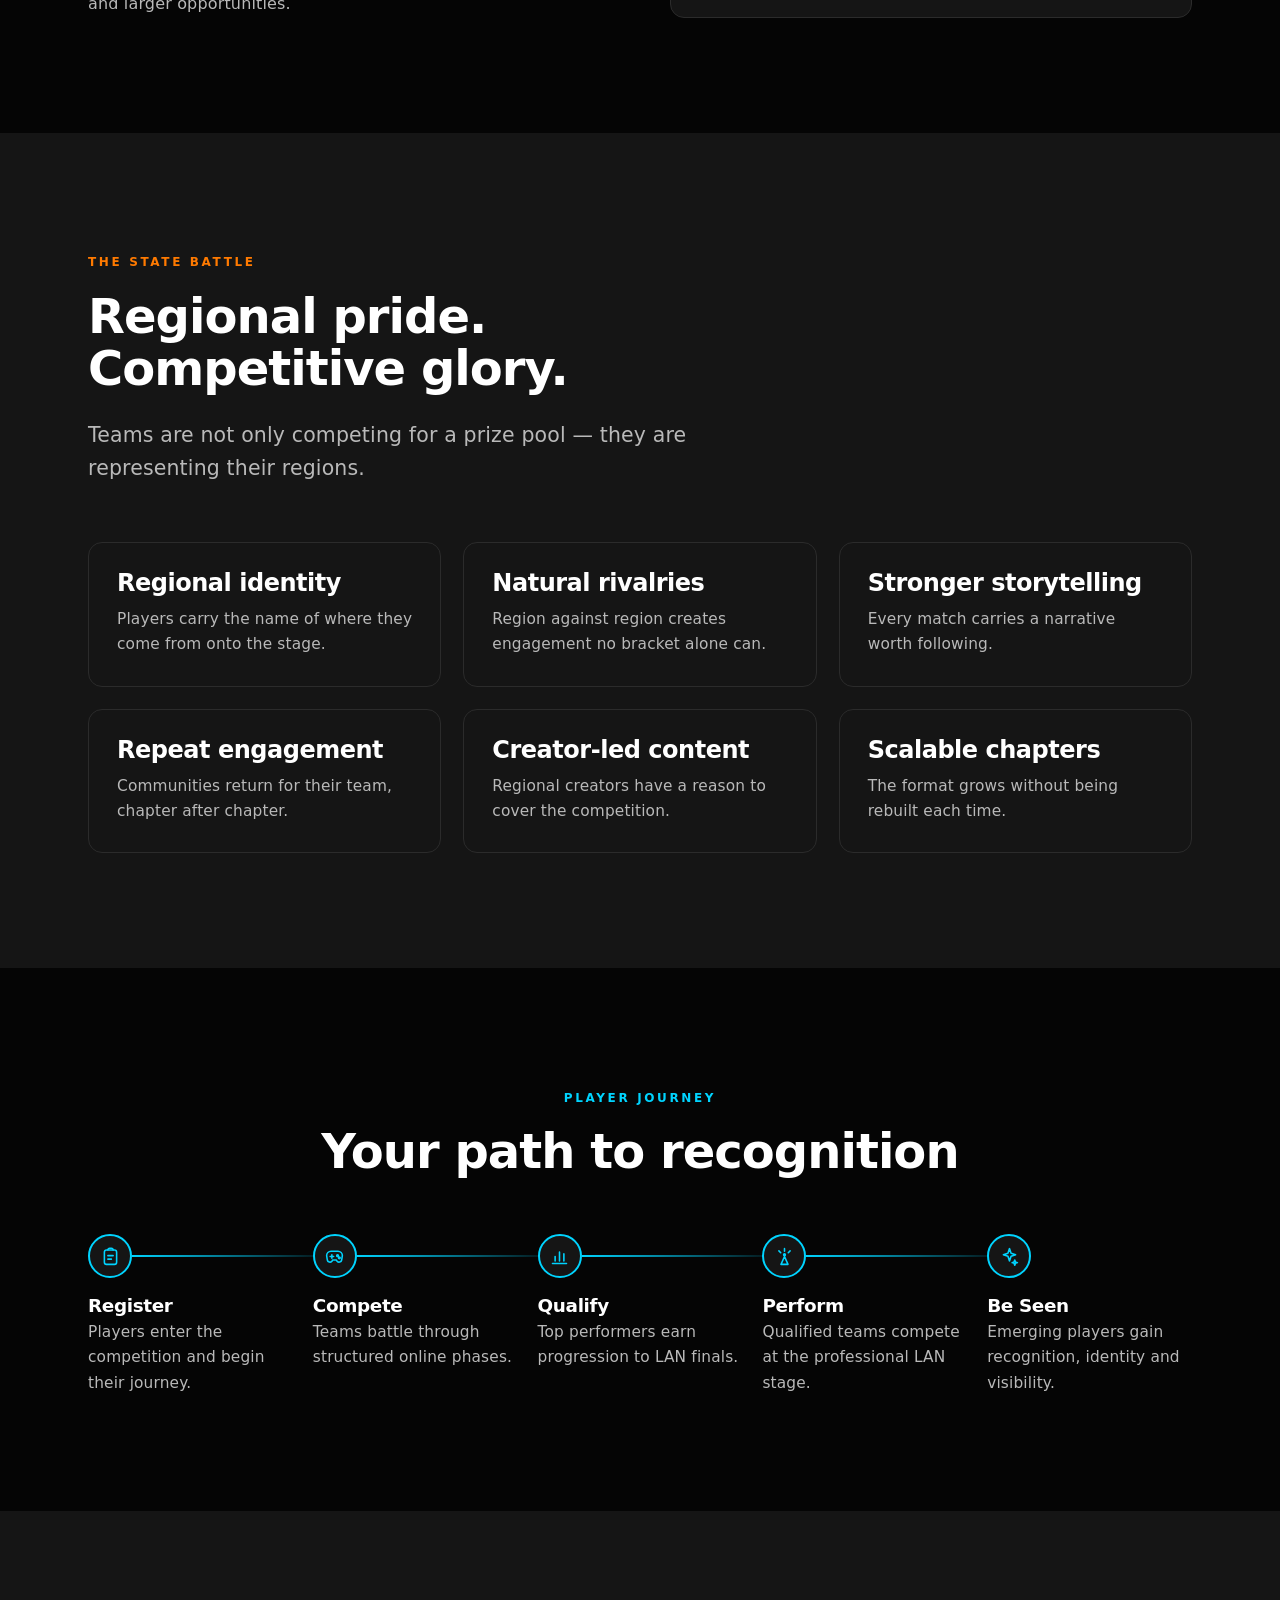
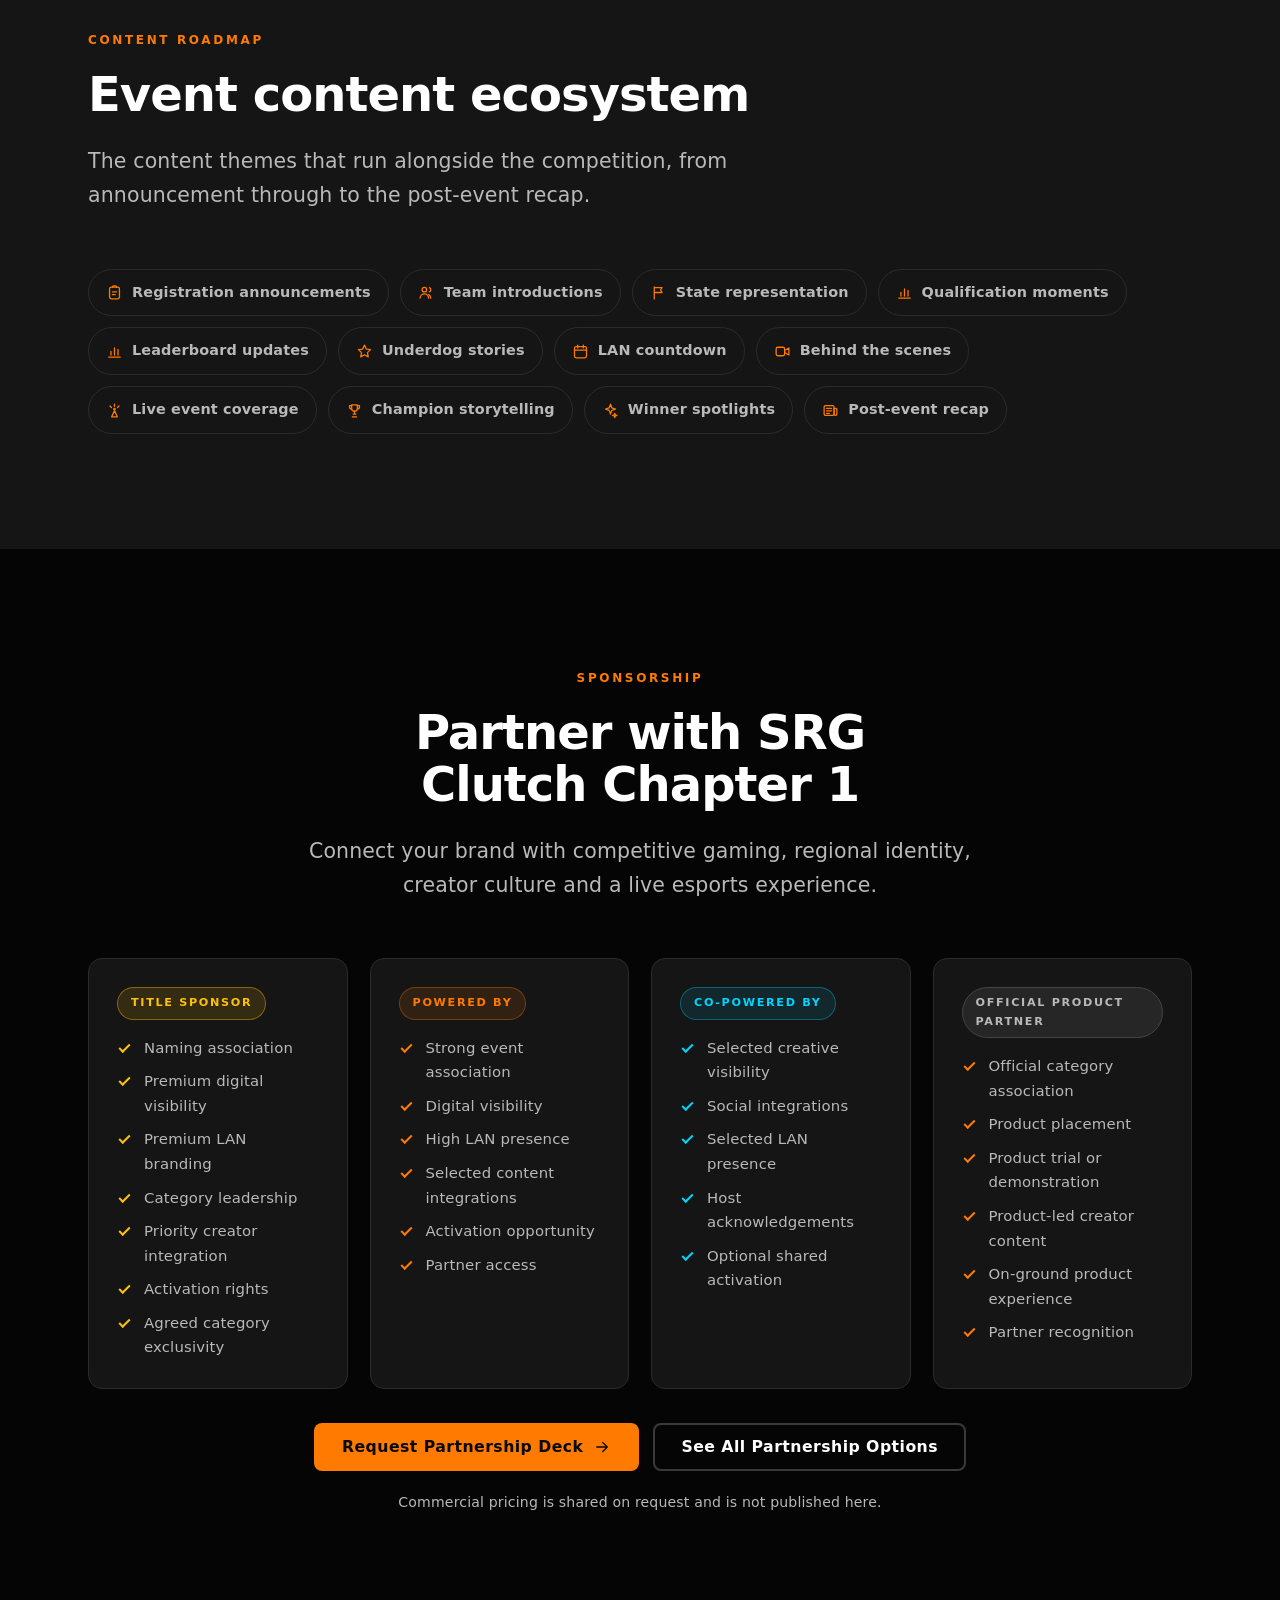
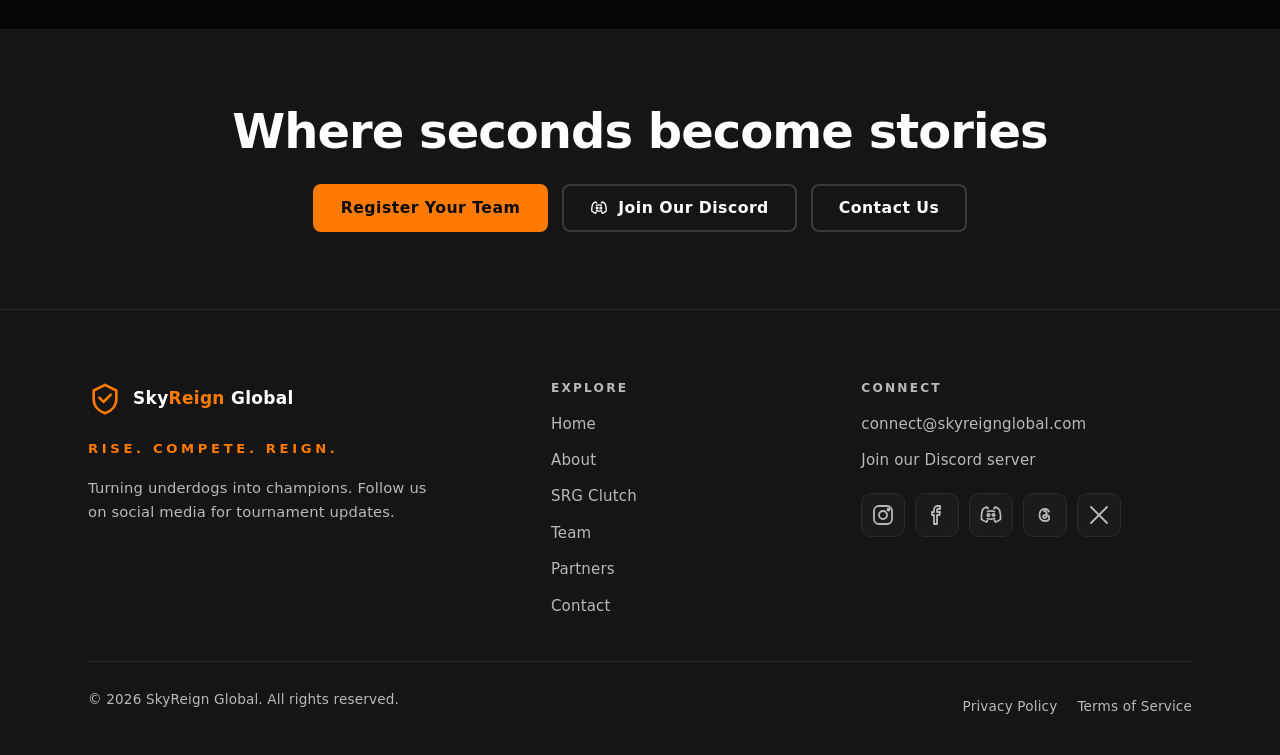
<file: srg-clutch.html>
<!DOCTYPE html>
<html lang="en">
<head>
<meta charset="utf-8">
<meta name="viewport" content="width=device-width, initial-scale=1">
<title>SRG Clutch Chapter 1 | India's Esports State Battle</title>
<meta name="description" content="Discover SRG Clutch Chapter 1, an online-to-offline Free Fire MAX and BGMI competition culminating in a two-day LAN Grand Final in Indore.">
<link rel="canonical" href="https://www.skyreignglobal.com/srg-clutch">
<meta property="og:type" content="website">
<meta property="og:site_name" content="SkyReign Global">
<meta property="og:title" content="SRG Clutch Chapter 1 | India's Esports State Battle">
<meta property="og:description" content="Discover SRG Clutch Chapter 1, an online-to-offline Free Fire MAX and BGMI competition culminating in a two-day LAN Grand Final in Indore.">
<meta property="og:url" content="https://www.skyreignglobal.com/srg-clutch">
<meta property="og:image" content="https://www.skyreignglobal.com/assets/img/og-clutch.jpg">
<meta name="twitter:card" content="summary_large_image">
<meta name="theme-color" content="#050505">
<link rel="stylesheet" href="assets/css/styles.css">
<script type="application/ld+json">
{
  "@context": "https://schema.org",
  "@type": "Event",
  "name": "SRG Clutch Chapter 1",
  "description": "India's Esports State Battle — an online-to-offline Free Fire MAX and BGMI competition culminating in a two-day LAN Grand Final in Indore.",
  "startDate": "2026-10-24",
  "endDate": "2026-10-25",
  "eventStatus": "https://schema.org/EventScheduled",
  "eventAttendanceMode": "https://schema.org/MixedEventAttendanceMode",
  "location": {
    "@type": "Place",
    "name": "Indore",
    "address": { "@type": "PostalAddress", "addressLocality": "Indore", "addressCountry": "IN" }
  },
  "organizer": {
    "@type": "Organization",
    "name": "SkyReign Global",
    "url": "https://www.skyreignglobal.com"
  },
  "url": "https://www.skyreignglobal.com/srg-clutch"
}
</script>
</head>
<body>

<a class="skip-link" href="#main">Skip to main content</a>

<header class="site-header">
  <div class="wrap header-inner">
    <a class="brand" href="index.html">
      <svg class="mark icon" style="color:var(--inferno)" aria-hidden="true"><use href="assets/icons.svg#i-logo"></use></svg>
      <span>Sky<em>Reign</em> Global</span>
    </a>
    <button class="nav-toggle" type="button" aria-expanded="false" aria-controls="primary-nav" aria-label="Open menu">
      <svg class="icon" aria-hidden="true"><use href="assets/icons.svg#i-menu"></use></svg>
    </button>
    <nav id="primary-nav" class="nav" aria-label="Primary">
      <a href="index.html">Home</a>
      <a href="about.html">About</a>
      <a href="srg-clutch.html" aria-current="page">SRG Clutch</a>
      <a href="team.html">Team</a>
      <a href="partners.html">Partners</a>
      <a href="contact.html">Contact</a>
      <a class="btn header-cta" href="https://discord.gg/VtwueCAWg9" target="_blank" rel="noopener">
        <svg class="icon" aria-hidden="true"><use href="assets/icons.svg#i-discord"></use></svg>
        Join Discord
      </a>
    </nav>
  </div>
</header>

<main id="main">

  <!-- Hero -->
  <section class="hero event center">
    <div class="hexes" aria-hidden="true"></div>
    <div class="wrap">
      <div class="hero-inner">
        <p class="eyebrow cyan">SkyReign Global Presents</p>
        <h1>SRG Clutch<br><span class="accent">Chapter 1</span></h1>
        <p class="lede" style="font-size:clamp(1.1rem,2vw,1.4rem);color:var(--white)">India's Esports State Battle</p>
        <p class="muted" style="margin-top:14px">Online Qualifiers • Offline Advancement • Two-Day LAN Grand Final • Indore</p>
        <div class="btn-row">
          <a class="btn cyan" href="#register">
            Register Your Team
            <svg class="icon" aria-hidden="true"><use href="assets/icons.svg#i-arrow"></use></svg>
          </a>
          <a class="btn ghost" href="contact.html?type=sponsorship">Partnership Enquiry</a>
        </div>

        <div class="countdown" id="countdown" data-deadline="2026-08-30T23:59:59+05:30">
          <div class="cd-unit"><div class="cd-num" data-cd="days">--</div><div class="cd-label">Days</div></div>
          <div class="cd-unit"><div class="cd-num" data-cd="hours">--</div><div class="cd-label">Hours</div></div>
          <div class="cd-unit"><div class="cd-num" data-cd="mins">--</div><div class="cd-label">Minutes</div></div>
          <div class="cd-unit"><div class="cd-num" data-cd="secs">--</div><div class="cd-label">Seconds</div></div>
        </div>
        <p class="muted" style="margin-top:14px;font-size:.86rem">Registration closes 30 August 2026.</p>
      </div>
    </div>
  </section>

  <!-- Overview -->
  <section class="section" aria-labelledby="ov-h">
    <div class="wrap">
      <div class="section-head center reveal">
        <p class="eyebrow cyan">Event Overview</p>
        <h2 id="ov-h">Where regional pride meets competitive esports</h2>
        <p class="lede" style="margin-inline:auto">SRG Clutch Chapter 1 brings players and teams from different regions together to compete, represent their communities and progress toward a high-impact LAN Grand Final in Indore.</p>
      </div>

      <div class="stats cyan reveal">
        <div class="stat">
          <svg class="icon" aria-hidden="true"><use href="assets/icons.svg#i-trophy"></use></svg>
          <span class="value">₹8,00,000</span><span class="label">Prize Pool</span>
        </div>
        <div class="stat">
          <svg class="icon" aria-hidden="true"><use href="assets/icons.svg#i-gamepad"></use></svg>
          <span class="value">2 Titles</span><span class="label">Free Fire MAX &amp; BGMI</span>
        </div>
        <div class="stat">
          <svg class="icon" aria-hidden="true"><use href="assets/icons.svg#i-calendar"></use></svg>
          <span class="value">2 Days</span><span class="label">LAN Duration</span>
        </div>
        <div class="stat">
          <svg class="icon" aria-hidden="true"><use href="assets/icons.svg#i-pin"></use></svg>
          <span class="value">Indore</span><span class="label">Venue</span>
        </div>
      </div>
    </div>
  </section>

  <!-- Timeline -->
  <section class="section carbon" aria-labelledby="tl-h">
    <div class="wrap">
      <div class="section-head reveal">
        <p class="eyebrow">Competition Format</p>
        <h2 id="tl-h">Tournament timeline</h2>
      </div>

      <ol class="timeline reveal">
        <li>
          <span class="dot"><svg class="icon" aria-hidden="true"><use href="assets/icons.svg#i-clipboard"></use></svg></span>
          <p class="when">15–30 August 2026</p>
          <h3>Registration</h3>
          <p>Teams register for the competition across both game titles.</p>
        </li>
        <li>
          <span class="dot"><svg class="icon" aria-hidden="true"><use href="assets/icons.svg#i-gamepad"></use></svg></span>
          <p class="when">3 September – 15 October 2026</p>
          <h3>Online Competition</h3>
          <p>Structured online qualifiers run across regions.</p>
        </li>
        <li>
          <span class="dot"><svg class="icon" aria-hidden="true"><use href="assets/icons.svg#i-chart"></use></svg></span>
          <p class="when">Before LAN Finals</p>
          <h3>Advancement Stage</h3>
          <p>Final bracket determination for the qualified teams.</p>
        </li>
        <li>
          <span class="dot"><svg class="icon" aria-hidden="true"><use href="assets/icons.svg#i-wrench"></use></svg></span>
          <p class="when">23 October 2026</p>
          <h3>Technical Dry Run</h3>
          <p>Equipment testing and stage setup ahead of the finals.</p>
        </li>
        <li>
          <span class="dot"><svg class="icon" aria-hidden="true"><use href="assets/icons.svg#i-trophy"></use></svg></span>
          <p class="when">24–25 October 2026</p>
          <h3>LAN Grand Final</h3>
          <p>Two-day offline championship in Indore.</p>
        </li>
      </ol>

      <div class="note reveal" style="margin-top:34px">
        <svg class="icon" aria-hidden="true"><use href="assets/icons.svg#i-alert"></use></svg>
        <p>All dates are proposed and subject to final confirmation by the organizers.</p>
      </div>
    </div>
  </section>

  <!-- Games -->
  <section class="section" aria-labelledby="games-h">
    <div class="wrap">
      <div class="section-head center reveal">
        <p class="eyebrow">Game Categories</p>
        <h2 id="games-h">Two titles. One stage.</h2>
      </div>

      <div class="grid c2 reveal">
        <article class="game ff">
          <p class="platform">Mobile Battle Royale</p>
          <h3 class="game-title">Free Fire MAX</h3>
          <div class="game-figures">
            <div><b>~1,400</b><span>Teams</span></div>
            <div><b>~5,600</b><span>Players</span></div>
          </div>
          <p class="muted">Squad-based battle royale competition running through regional online qualifiers into the LAN Grand Final.</p>
          <div class="capacity">
            <div class="capacity-bar"><div class="capacity-fill" data-fill="34"></div></div>
            <p class="capacity-text"><b>476</b> of 1,400 slots filled</p>
          </div>
          <a class="btn full" href="srgclutchchapter1/freefiremax.html">Register — Free Fire MAX</a>
        </article>

        <article class="game">
          <p class="platform">Mobile Battle Royale</p>
          <h3 class="game-title">BGMI</h3>
          <div class="game-figures">
            <div><b>~800</b><span>Teams</span></div>
            <div><b>~3,200</b><span>Players</span></div>
          </div>
          <p class="muted">Battlegrounds Mobile India competition following the same online-to-offline progression toward Indore.</p>
          <div class="capacity">
            <div class="capacity-bar"><div class="capacity-fill" data-fill="41"></div></div>
            <p class="capacity-text"><b>328</b> of 800 slots filled</p>
          </div>
          <a class="btn full" href="srgclutchchapter1/bgmi.html">Register — BGMI</a>
        </article>
      </div>

      <div class="stats reveal" style="margin-top:22px;grid-template-columns:repeat(2,1fr)">
        <div class="stat">
          <svg class="icon" aria-hidden="true"><use href="assets/icons.svg#i-users"></use></svg>
          <span class="value">~2,200</span><span class="label">Teams Combined</span>
        </div>
        <div class="stat">
          <svg class="icon" aria-hidden="true"><use href="assets/icons.svg#i-users"></use></svg>
          <span class="value">~8,800</span><span class="label">Players Combined</span>
        </div>
      </div>

      <div class="note reveal" style="margin-top:26px">
        <svg class="icon" aria-hidden="true"><use href="assets/icons.svg#i-alert"></use></svg>
        <p>Participation numbers are proposed planning figures from the event brief. They are not completed registrations, audited reach or guaranteed participation.</p>
      </div>
    </div>
  </section>

  <!-- Registration -->
  <section class="section carbon" id="register" aria-labelledby="reg-h">
    <div class="wrap">
      <div class="section-head center reveal">
        <p class="eyebrow">Registration</p>
        <span class="slots-badge reveal">
          <span class="dot-pulse" aria-hidden="true"></span>
          Limited slots — register before they're gone
        </span>
        <h2 id="reg-h">Ready to compete?</h2>
        <p class="lede" style="margin-inline:auto">Free entry, and slots are limited across both titles. Register your team and we'll confirm your roster by email before the online qualifiers begin.</p>
      </div>

      <div class="btn-row center reveal">
        <a class="btn" href="srgclutchchapter1/bgmi.html">Register for BGMI</a>
        <a class="btn" href="srgclutchchapter1/freefiremax.html">Register for Free Fire MAX</a>
        <a class="btn ghost" href="https://discord.gg/VtwueCAWg9" target="_blank" rel="noopener">
          <svg class="icon" aria-hidden="true"><use href="assets/icons.svg#i-discord"></use></svg>
          Join Discord for Updates
        </a>
      </div>
    </div>
  </section>

  <!-- Why it exists -->
  <section class="section" aria-labelledby="why-h">
    <div class="wrap">
      <div class="split">
        <div class="reveal">
          <p class="eyebrow">Why SRG Clutch Exists</p>
          <h2 id="why-h">Talent is everywhere. Credible visibility is not.</h2>
          <p class="muted">Many skilled players compete online but lack access to credible offline tournaments, professional production, public recognition and larger opportunities.</p>
        </div>
        <div class="card reveal">
          <h3>SRG Clutch gives emerging players</h3>
          <ul class="ticks" style="margin-top:16px">
            <li>A structured competition</li>
            <li>A professional stage</li>
            <li>An audience</li>
            <li>A player story</li>
            <li>Recognition</li>
            <li>A competitive identity</li>
            <li>A community in which to belong</li>
          </ul>
        </div>
      </div>
    </div>
  </section>

  <!-- State battle -->
  <section class="section carbon" aria-labelledby="state-h">
    <div class="wrap">
      <div class="section-head reveal">
        <p class="eyebrow">The State Battle</p>
        <h2 id="state-h">Regional pride. Competitive glory.</h2>
        <p class="lede">Teams are not only competing for a prize pool — they are representing their regions.</p>
      </div>

      <div class="grid c3 reveal">
        <div class="card"><h3>Regional identity</h3><p>Players carry the name of where they come from onto the stage.</p></div>
        <div class="card"><h3>Natural rivalries</h3><p>Region against region creates engagement no bracket alone can.</p></div>
        <div class="card"><h3>Stronger storytelling</h3><p>Every match carries a narrative worth following.</p></div>
        <div class="card"><h3>Repeat engagement</h3><p>Communities return for their team, chapter after chapter.</p></div>
        <div class="card"><h3>Creator-led content</h3><p>Regional creators have a reason to cover the competition.</p></div>
        <div class="card"><h3>Scalable chapters</h3><p>The format grows without being rebuilt each time.</p></div>
      </div>
    </div>
  </section>

  <!-- Player journey -->
  <section class="section" aria-labelledby="pj-h">
    <div class="wrap">
      <div class="section-head center reveal">
        <p class="eyebrow cyan">Player Journey</p>
        <h2 id="pj-h">Your path to recognition</h2>
      </div>

      <ol class="timeline journey cyan reveal">
        <li>
          <span class="dot"><svg class="icon" aria-hidden="true"><use href="assets/icons.svg#i-clipboard"></use></svg></span>
          <h3>Register</h3>
          <p>Players enter the competition and begin their journey.</p>
        </li>
        <li>
          <span class="dot"><svg class="icon" aria-hidden="true"><use href="assets/icons.svg#i-gamepad"></use></svg></span>
          <h3>Compete</h3>
          <p>Teams battle through structured online phases.</p>
        </li>
        <li>
          <span class="dot"><svg class="icon" aria-hidden="true"><use href="assets/icons.svg#i-chart"></use></svg></span>
          <h3>Qualify</h3>
          <p>Top performers earn progression to LAN finals.</p>
        </li>
        <li>
          <span class="dot"><svg class="icon" aria-hidden="true"><use href="assets/icons.svg#i-spotlight"></use></svg></span>
          <h3>Perform</h3>
          <p>Qualified teams compete at the professional LAN stage.</p>
        </li>
        <li>
          <span class="dot"><svg class="icon" aria-hidden="true"><use href="assets/icons.svg#i-sparkle"></use></svg></span>
          <h3>Be Seen</h3>
          <p>Emerging players gain recognition, identity and visibility.</p>
        </li>
      </ol>
    </div>
  </section>

  <!-- Content roadmap -->
  <section class="section carbon" aria-labelledby="content-h">
    <div class="wrap">
      <div class="section-head reveal">
        <p class="eyebrow">Content Roadmap</p>
        <h2 id="content-h">Event content ecosystem</h2>
        <p class="lede">The content themes that run alongside the competition, from announcement through to the post-event recap.</p>
      </div>

      <div class="pills reveal">
        <span class="pill"><svg class="icon" aria-hidden="true"><use href="assets/icons.svg#i-clipboard"></use></svg>Registration announcements</span>
        <span class="pill"><svg class="icon" aria-hidden="true"><use href="assets/icons.svg#i-users"></use></svg>Team introductions</span>
        <span class="pill"><svg class="icon" aria-hidden="true"><use href="assets/icons.svg#i-flag"></use></svg>State representation</span>
        <span class="pill"><svg class="icon" aria-hidden="true"><use href="assets/icons.svg#i-chart"></use></svg>Qualification moments</span>
        <span class="pill"><svg class="icon" aria-hidden="true"><use href="assets/icons.svg#i-chart"></use></svg>Leaderboard updates</span>
        <span class="pill"><svg class="icon" aria-hidden="true"><use href="assets/icons.svg#i-star"></use></svg>Underdog stories</span>
        <span class="pill"><svg class="icon" aria-hidden="true"><use href="assets/icons.svg#i-calendar"></use></svg>LAN countdown</span>
        <span class="pill"><svg class="icon" aria-hidden="true"><use href="assets/icons.svg#i-video"></use></svg>Behind the scenes</span>
        <span class="pill"><svg class="icon" aria-hidden="true"><use href="assets/icons.svg#i-spotlight"></use></svg>Live event coverage</span>
        <span class="pill"><svg class="icon" aria-hidden="true"><use href="assets/icons.svg#i-trophy"></use></svg>Champion storytelling</span>
        <span class="pill"><svg class="icon" aria-hidden="true"><use href="assets/icons.svg#i-sparkle"></use></svg>Winner spotlights</span>
        <span class="pill"><svg class="icon" aria-hidden="true"><use href="assets/icons.svg#i-news"></use></svg>Post-event recap</span>
      </div>
    </div>
  </section>

  <!-- Sponsorship -->
  <section class="section" aria-labelledby="sp-h">
    <div class="wrap">
      <div class="section-head center reveal">
        <p class="eyebrow">Sponsorship</p>
        <h2 id="sp-h">Partner with SRG Clutch Chapter 1</h2>
        <p class="lede" style="margin-inline:auto">Connect your brand with competitive gaming, regional identity, creator culture and a live esports experience.</p>
      </div>

      <div class="grid c4 reveal">
        <article class="card tier t1">
          <span class="badge">Title Sponsor</span>
          <ul class="ticks">
            <li>Naming association</li>
            <li>Premium digital visibility</li>
            <li>Premium LAN branding</li>
            <li>Category leadership</li>
            <li>Priority creator integration</li>
            <li>Activation rights</li>
            <li>Agreed category exclusivity</li>
          </ul>
        </article>
        <article class="card tier t2">
          <span class="badge">Powered By</span>
          <ul class="ticks">
            <li>Strong event association</li>
            <li>Digital visibility</li>
            <li>High LAN presence</li>
            <li>Selected content integrations</li>
            <li>Activation opportunity</li>
            <li>Partner access</li>
          </ul>
        </article>
        <article class="card tier t3 cyan">
          <span class="badge">Co-Powered By</span>
          <ul class="ticks">
            <li>Selected creative visibility</li>
            <li>Social integrations</li>
            <li>Selected LAN presence</li>
            <li>Host acknowledgements</li>
            <li>Optional shared activation</li>
          </ul>
        </article>
        <article class="card tier t4">
          <span class="badge">Official Product Partner</span>
          <ul class="ticks">
            <li>Official category association</li>
            <li>Product placement</li>
            <li>Product trial or demonstration</li>
            <li>Product-led creator content</li>
            <li>On-ground product experience</li>
            <li>Partner recognition</li>
          </ul>
        </article>
      </div>

      <div class="btn-row center reveal" style="margin-top:34px">
        <a class="btn" href="contact.html?type=sponsorship">
          Request Partnership Deck
          <svg class="icon" aria-hidden="true"><use href="assets/icons.svg#i-arrow"></use></svg>
        </a>
        <a class="btn ghost" href="partners.html">See All Partnership Options</a>
      </div>

      <p class="muted reveal" style="text-align:center;margin-top:20px;font-size:.88rem">
        Commercial pricing is shared on request and is not published here.
      </p>
    </div>
  </section>

  <!-- Closing CTA -->
  <section class="section tight carbon" aria-labelledby="end-h">
    <div class="wrap" style="text-align:center">
      <h2 id="end-h" class="reveal">Where seconds become stories</h2>
      <div class="btn-row center reveal" style="margin-top:26px">
        <a class="btn" href="#register">Register Your Team</a>
        <a class="btn ghost" href="https://discord.gg/VtwueCAWg9" target="_blank" rel="noopener">
          <svg class="icon" aria-hidden="true"><use href="assets/icons.svg#i-discord"></use></svg>
          Join Our Discord
        </a>
        <a class="btn ghost" href="contact.html">Contact Us</a>
      </div>
    </div>
  </section>

</main>

<footer class="site-footer">
  <div class="wrap">
    <div class="footer-grid">
      <div>
        <a class="brand" href="index.html">
          <svg class="mark icon" style="color:var(--inferno)" aria-hidden="true"><use href="assets/icons.svg#i-logo"></use></svg>
          <span>Sky<em>Reign</em> Global</span>
        </a>
        <p class="footer-tag">Rise. Compete. Reign.</p>
        <p class="muted" style="font-size:.92rem;max-width:38ch">Turning underdogs into champions. Follow us on social media for tournament updates.</p>
      </div>
      <div>
        <h4>Explore</h4>
        <ul class="footer-links">
          <li><a href="index.html">Home</a></li>
          <li><a href="about.html">About</a></li>
          <li><a href="srg-clutch.html">SRG Clutch</a></li>
          <li><a href="team.html">Team</a></li>
          <li><a href="partners.html">Partners</a></li>
          <li><a href="contact.html">Contact</a></li>
        </ul>
      </div>
      <div>
        <h4>Connect</h4>
        <ul class="footer-links" style="margin-bottom:20px">
          <li><a href="mailto:connect@skyreignglobal.com">connect@skyreignglobal.com</a></li>
          <li><a href="https://discord.gg/VtwueCAWg9" target="_blank" rel="noopener">Join our Discord server</a></li>
        </ul>
        <div class="icon-row">
          <a class="icon-btn" href="https://www.instagram.com/skyreignglobal/" target="_blank" rel="noopener" aria-label="SkyReign Global on Instagram"><svg class="icon" aria-hidden="true"><use href="assets/icons.svg#i-instagram"></use></svg></a>
          <a class="icon-btn" href="https://www.facebook.com/skyreignglobal/" target="_blank" rel="noopener" aria-label="SkyReign Global on Facebook"><svg class="icon" aria-hidden="true"><use href="assets/icons.svg#i-facebook"></use></svg></a>
          <a class="icon-btn" href="https://discord.gg/VtwueCAWg9" target="_blank" rel="noopener" aria-label="SkyReign Global on Discord"><svg class="icon" aria-hidden="true"><use href="assets/icons.svg#i-discord"></use></svg></a>
          <a class="icon-btn" href="https://www.threads.com/@skyreignglobal" target="_blank" rel="noopener" aria-label="SkyReign Global on Threads"><svg class="icon" aria-hidden="true"><use href="assets/icons.svg#i-threads"></use></svg></a>
          <a class="icon-btn" href="https://x.com/skyreignglobal" target="_blank" rel="noopener" aria-label="SkyReign Global on X"><svg class="icon" aria-hidden="true"><use href="assets/icons.svg#i-x"></use></svg></a>
        </div>
      </div>
    </div>
    <div class="footer-bottom">
      <p>© <span data-year>2026</span> SkyReign Global. All rights reserved.</p>
      <nav aria-label="Legal">
        <a href="privacy.html">Privacy Policy</a>
        <a href="terms.html">Terms of Service</a>
      </nav>
    </div>
  </div>
</footer>

<script src="assets/js/main.js"></script>
</body>
</html>
</file>
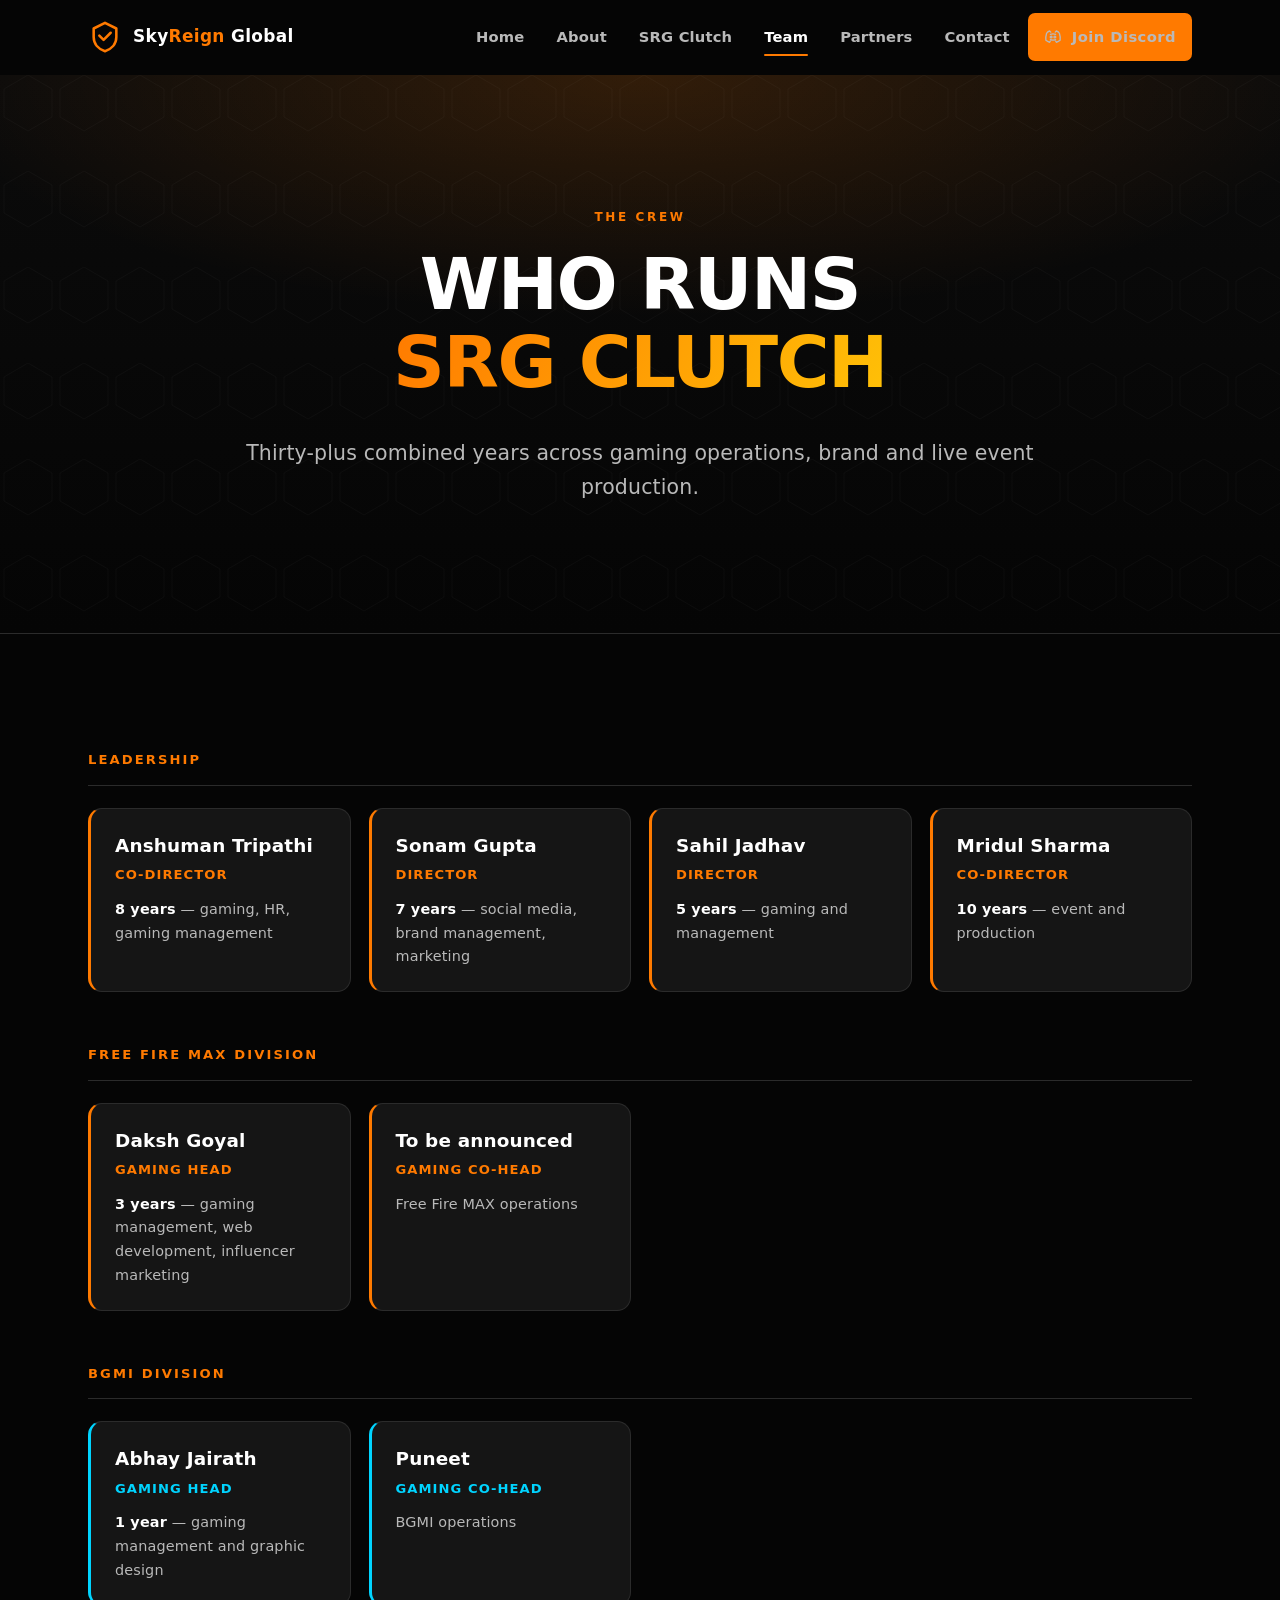
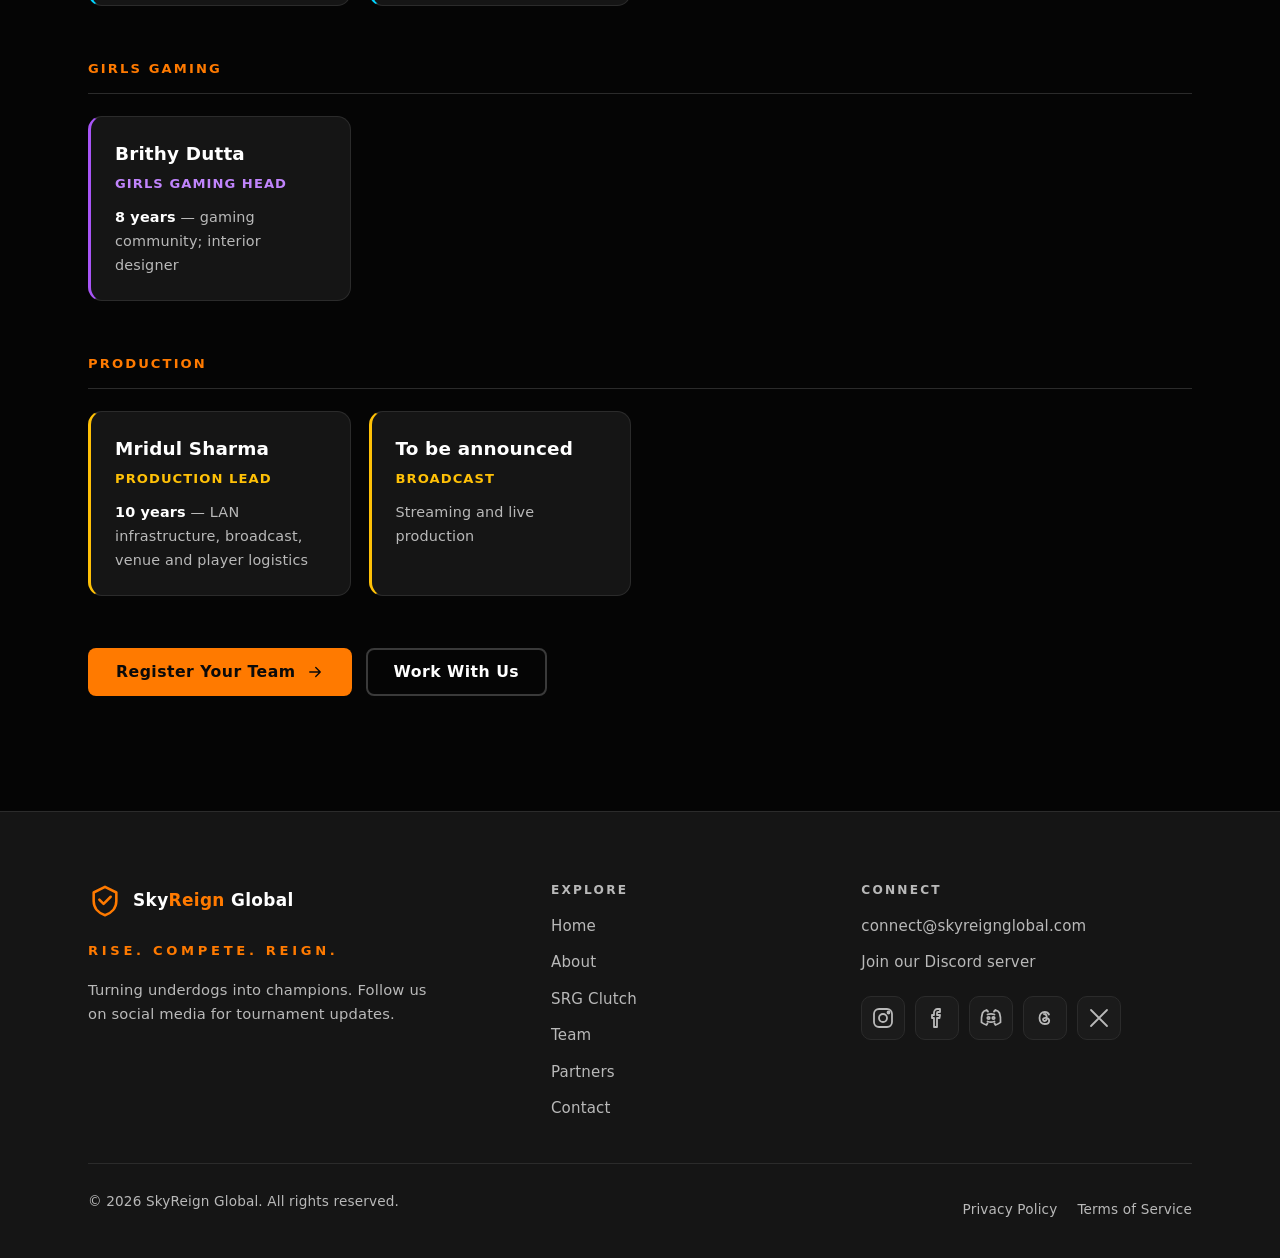
<file: team.html>
<!DOCTYPE html>
<html lang="en">
<head>
<meta charset="utf-8">
<meta name="viewport" content="width=device-width, initial-scale=1">
<title>Team | SkyReign Global</title>
<meta name="description" content="The people running SRG Clutch Series: leadership, the Free Fire MAX and BGMI divisions, girls gaming, and production.">
<link rel="canonical" href="https://www.skyreignglobal.com/team">
<meta property="og:type" content="website">
<meta property="og:site_name" content="SkyReign Global">
<meta property="og:title" content="Team | SkyReign Global">
<meta property="og:description" content="The people running SRG Clutch Series: leadership, game divisions, girls gaming, and production.">
<meta property="og:url" content="https://www.skyreignglobal.com/team">
<meta name="theme-color" content="#050505">
<link rel="stylesheet" href="assets/css/styles.css">
</head>
<body>

<a class="skip-link" href="#main">Skip to main content</a>

<header class="site-header">
  <div class="wrap header-inner">
    <a class="brand" href="index.html">
      <svg class="mark icon" style="color:var(--inferno)" aria-hidden="true"><use href="assets/icons.svg#i-logo"></use></svg>
      <span>Sky<em>Reign</em> Global</span>
    </a>
    <button class="nav-toggle" type="button" aria-expanded="false" aria-controls="primary-nav" aria-label="Open menu">
      <svg class="icon" aria-hidden="true"><use href="assets/icons.svg#i-menu"></use></svg>
    </button>
    <nav id="primary-nav" class="nav" aria-label="Primary">
      <a href="index.html">Home</a>
      <a href="about.html">About</a>
      <a href="srg-clutch.html">SRG Clutch</a>
      <a href="team.html" aria-current="page">Team</a>
      <a href="partners.html">Partners</a>
      <a href="contact.html">Contact</a>
      <a class="btn header-cta" href="https://discord.gg/VtwueCAWg9" target="_blank" rel="noopener">
        <svg class="icon" aria-hidden="true"><use href="assets/icons.svg#i-discord"></use></svg>
        Join Discord
      </a>
    </nav>
  </div>
</header>

<main id="main">

  <section class="hero compact center">
    <div class="hexes" aria-hidden="true"></div>
    <div class="wrap">
      <div class="hero-inner">
        <p class="eyebrow">The Crew</p>
        <h1>Who runs <span class="accent">SRG Clutch</span></h1>
        <p class="lede" style="margin-inline:auto">Thirty-plus combined years across gaming operations, brand and live event production.</p>
      </div>
    </div>
  </section>

  <section class="section">
    <div class="wrap">

      <div class="team-block reveal">
        <p class="team-block-title">Leadership</p>
        <div class="team-grid">
          <div class="member lead">
            <div class="member-name">Anshuman Tripathi</div>
            <div class="member-role">Co-Director</div>
            <p class="member-exp"><b>8 years</b> — gaming, HR, gaming management</p>
          </div>
          <div class="member lead">
            <div class="member-name">Sonam Gupta</div>
            <div class="member-role">Director</div>
            <p class="member-exp"><b>7 years</b> — social media, brand management, marketing</p>
          </div>
          <div class="member lead">
            <div class="member-name">Sahil Jadhav</div>
            <div class="member-role">Director</div>
            <p class="member-exp"><b>5 years</b> — gaming and management</p>
          </div>
          <div class="member lead">
            <div class="member-name">Mridul Sharma</div>
            <div class="member-role">Co-Director</div>
            <p class="member-exp"><b>10 years</b> — event and production</p>
          </div>
        </div>
      </div>

      <div class="team-block reveal">
        <p class="team-block-title">Free Fire MAX division</p>
        <div class="team-grid">
          <div class="member ff">
            <div class="member-name">Daksh Goyal</div>
            <div class="member-role">Gaming Head</div>
            <p class="member-exp"><b>3 years</b> — gaming management, web development, influencer marketing</p>
          </div>
          <div class="member ff">
            <div class="member-name">To be announced</div>
            <div class="member-role">Gaming Co-Head</div>
            <p class="member-exp">Free Fire MAX operations</p>
          </div>
        </div>
      </div>

      <div class="team-block reveal">
        <p class="team-block-title">BGMI division</p>
        <div class="team-grid">
          <div class="member bgmi">
            <div class="member-name">Abhay Jairath</div>
            <div class="member-role">Gaming Head</div>
            <p class="member-exp"><b>1 year</b> — gaming management and graphic design</p>
          </div>
          <div class="member bgmi">
            <div class="member-name">Puneet</div>
            <div class="member-role">Gaming Co-Head</div>
            <p class="member-exp">BGMI operations</p>
          </div>
        </div>
      </div>

      <div class="team-block reveal">
        <p class="team-block-title">Girls gaming</p>
        <div class="team-grid">
          <div class="member girls">
            <div class="member-name">Brithy Dutta</div>
            <div class="member-role">Girls Gaming Head</div>
            <p class="member-exp"><b>8 years</b> — gaming community; interior designer</p>
          </div>
        </div>
      </div>

      <div class="team-block reveal">
        <p class="team-block-title">Production</p>
        <div class="team-grid">
          <div class="member prod">
            <div class="member-name">Mridul Sharma</div>
            <div class="member-role">Production Lead</div>
            <p class="member-exp"><b>10 years</b> — LAN infrastructure, broadcast, venue and player logistics</p>
          </div>
          <div class="member prod">
            <div class="member-name">To be announced</div>
            <div class="member-role">Broadcast</div>
            <p class="member-exp">Streaming and live production</p>
          </div>
        </div>
      </div>

      <div class="btn-row reveal" style="margin-top:44px">
        <a class="btn" href="srg-clutch.html#register">
          Register Your Team
          <svg class="icon" aria-hidden="true"><use href="assets/icons.svg#i-arrow"></use></svg>
        </a>
        <a class="btn ghost" href="mailto:connect@skyreignglobal.com">Work With Us</a>
      </div>

    </div>
  </section>

</main>

<footer class="site-footer">
  <div class="wrap">
    <div class="footer-grid">
      <div>
        <a class="brand" href="index.html">
          <svg class="mark icon" style="color:var(--inferno)" aria-hidden="true"><use href="assets/icons.svg#i-logo"></use></svg>
          <span>Sky<em>Reign</em> Global</span>
        </a>
        <p class="footer-tag">Rise. Compete. Reign.</p>
        <p class="muted" style="font-size:.92rem;max-width:38ch">Turning underdogs into champions. Follow us on social media for tournament updates.</p>
      </div>
      <div>
        <h4>Explore</h4>
        <ul class="footer-links">
          <li><a href="index.html">Home</a></li>
          <li><a href="about.html">About</a></li>
          <li><a href="srg-clutch.html">SRG Clutch</a></li>
          <li><a href="team.html">Team</a></li>
          <li><a href="partners.html">Partners</a></li>
          <li><a href="contact.html">Contact</a></li>
        </ul>
      </div>
      <div>
        <h4>Connect</h4>
        <ul class="footer-links" style="margin-bottom:20px">
          <li><a href="mailto:connect@skyreignglobal.com">connect@skyreignglobal.com</a></li>
          <li><a href="https://discord.gg/VtwueCAWg9" target="_blank" rel="noopener">Join our Discord server</a></li>
        </ul>
        <div class="icon-row">
          <a class="icon-btn" href="https://www.instagram.com/skyreignglobal/" target="_blank" rel="noopener" aria-label="SkyReign Global on Instagram"><svg class="icon" aria-hidden="true"><use href="assets/icons.svg#i-instagram"></use></svg></a>
          <a class="icon-btn" href="https://www.facebook.com/skyreignglobal/" target="_blank" rel="noopener" aria-label="SkyReign Global on Facebook"><svg class="icon" aria-hidden="true"><use href="assets/icons.svg#i-facebook"></use></svg></a>
          <a class="icon-btn" href="https://discord.gg/VtwueCAWg9" target="_blank" rel="noopener" aria-label="SkyReign Global on Discord"><svg class="icon" aria-hidden="true"><use href="assets/icons.svg#i-discord"></use></svg></a>
          <a class="icon-btn" href="https://www.threads.com/@skyreignglobal" target="_blank" rel="noopener" aria-label="SkyReign Global on Threads"><svg class="icon" aria-hidden="true"><use href="assets/icons.svg#i-threads"></use></svg></a>
          <a class="icon-btn" href="https://x.com/skyreignglobal" target="_blank" rel="noopener" aria-label="SkyReign Global on X"><svg class="icon" aria-hidden="true"><use href="assets/icons.svg#i-x"></use></svg></a>
        </div>
      </div>
    </div>
    <div class="footer-bottom">
      <p>© <span data-year>2026</span> SkyReign Global. All rights reserved.</p>
      <nav aria-label="Legal">
        <a href="privacy.html">Privacy Policy</a>
        <a href="terms.html">Terms of Service</a>
      </nav>
    </div>
  </div>
</footer>

<script src="assets/js/main.js"></script>
</body>
</html>
</file>
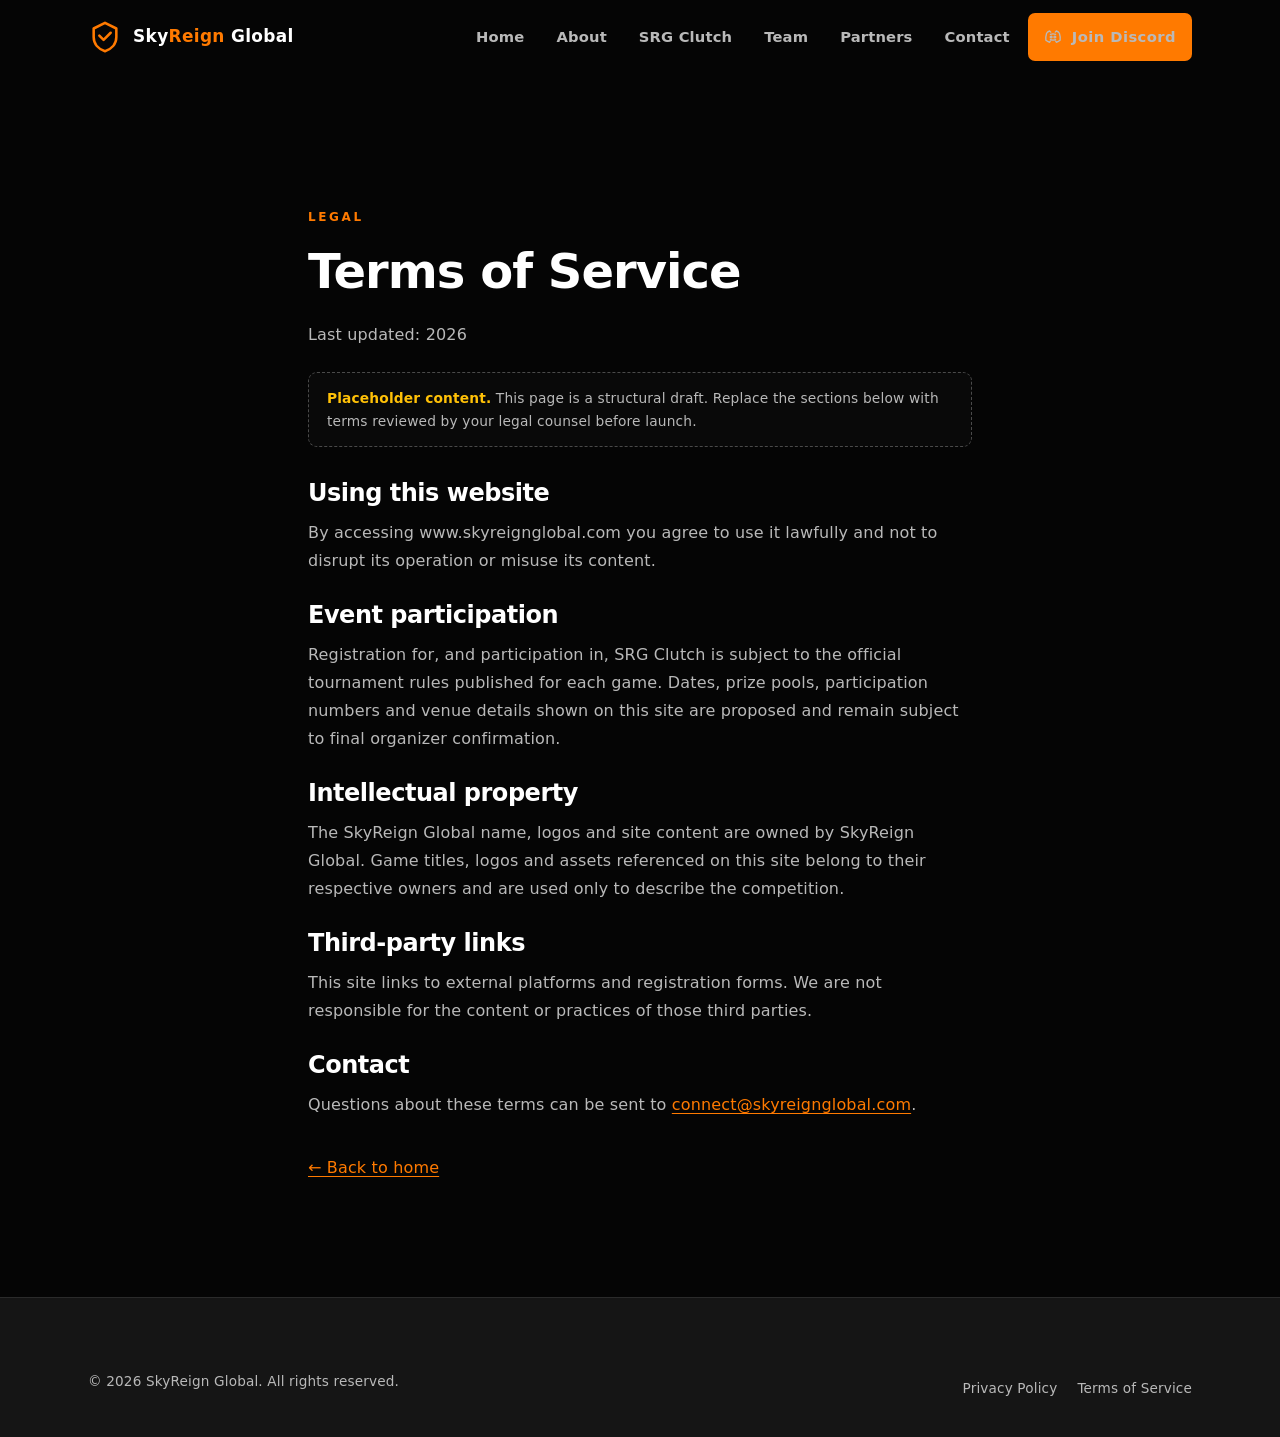
<file: terms.html>
<!DOCTYPE html>
<html lang="en">
<head>
<meta charset="utf-8">
<meta name="viewport" content="width=device-width, initial-scale=1">
<title>Terms of Service | SkyReign Global</title>
<meta name="description" content="The terms that govern use of the SkyReign Global website and participation in SRG Clutch.">
<link rel="canonical" href="https://www.skyreignglobal.com/terms">
<meta name="robots" content="noindex">
<meta name="theme-color" content="#050505">
<link rel="stylesheet" href="assets/css/styles.css">
</head>
<body>

<a class="skip-link" href="#main">Skip to main content</a>

<header class="site-header">
  <div class="wrap header-inner">
    <a class="brand" href="index.html">
      <svg class="mark icon" style="color:var(--inferno)" aria-hidden="true"><use href="assets/icons.svg#i-logo"></use></svg>
      <span>Sky<em>Reign</em> Global</span>
    </a>
    <button class="nav-toggle" type="button" aria-expanded="false" aria-controls="primary-nav" aria-label="Open menu">
      <svg class="icon" aria-hidden="true"><use href="assets/icons.svg#i-menu"></use></svg>
    </button>
    <nav id="primary-nav" class="nav" aria-label="Primary">
      <a href="index.html">Home</a>
      <a href="about.html">About</a>
      <a href="srg-clutch.html">SRG Clutch</a>
      <a href="team.html">Team</a>
      <a href="partners.html">Partners</a>
      <a href="contact.html">Contact</a>
      <a class="btn header-cta" href="https://discord.gg/VtwueCAWg9" target="_blank" rel="noopener">
        <svg class="icon" aria-hidden="true"><use href="assets/icons.svg#i-discord"></use></svg>
        Join Discord
      </a>
    </nav>
  </div>
</header>

<main id="main">
  <section class="section" style="padding-top:clamp(90px,10vw,130px)">
    <div class="wrap" style="max-width:760px">
      <p class="eyebrow">Legal</p>
      <h1 style="font-size:clamp(2rem,5vw,3rem)">Terms of Service</h1>
      <p class="muted">Last updated: <span data-year>2026</span></p>

      <div class="todo" style="margin:24px 0 34px">
        <b>Placeholder content.</b> This page is a structural draft. Replace the sections below with
        terms reviewed by your legal counsel before launch.
      </div>

      <div class="muted" style="font-size:1rem;line-height:1.75">
        <h3 style="color:var(--white);margin-top:28px">Using this website</h3>
        <p>By accessing www.skyreignglobal.com you agree to use it lawfully and not to disrupt its operation or misuse its content.</p>

        <h3 style="color:var(--white);margin-top:28px">Event participation</h3>
        <p>Registration for, and participation in, SRG Clutch is subject to the official tournament rules published for each game. Dates, prize pools, participation numbers and venue details shown on this site are proposed and remain subject to final organizer confirmation.</p>

        <h3 style="color:var(--white);margin-top:28px">Intellectual property</h3>
        <p>The SkyReign Global name, logos and site content are owned by SkyReign Global. Game titles, logos and assets referenced on this site belong to their respective owners and are used only to describe the competition.</p>

        <h3 style="color:var(--white);margin-top:28px">Third-party links</h3>
        <p>This site links to external platforms and registration forms. We are not responsible for the content or practices of those third parties.</p>

        <h3 style="color:var(--white);margin-top:28px">Contact</h3>
        <p>Questions about these terms can be sent to <a href="mailto:connect@skyreignglobal.com">connect@skyreignglobal.com</a>.</p>
      </div>

      <p style="margin-top:36px"><a href="index.html">&larr; Back to home</a></p>
    </div>
  </section>
</main>

<footer class="site-footer">
  <div class="wrap">
    <div class="footer-bottom" style="border-top:0;padding-top:0">
      <p>© <span data-year>2026</span> SkyReign Global. All rights reserved.</p>
      <nav aria-label="Legal">
        <a href="privacy.html">Privacy Policy</a>
        <a href="terms.html">Terms of Service</a>
      </nav>
    </div>
  </div>
</footer>

<script src="assets/js/main.js"></script>
</body>
</html>
</file>
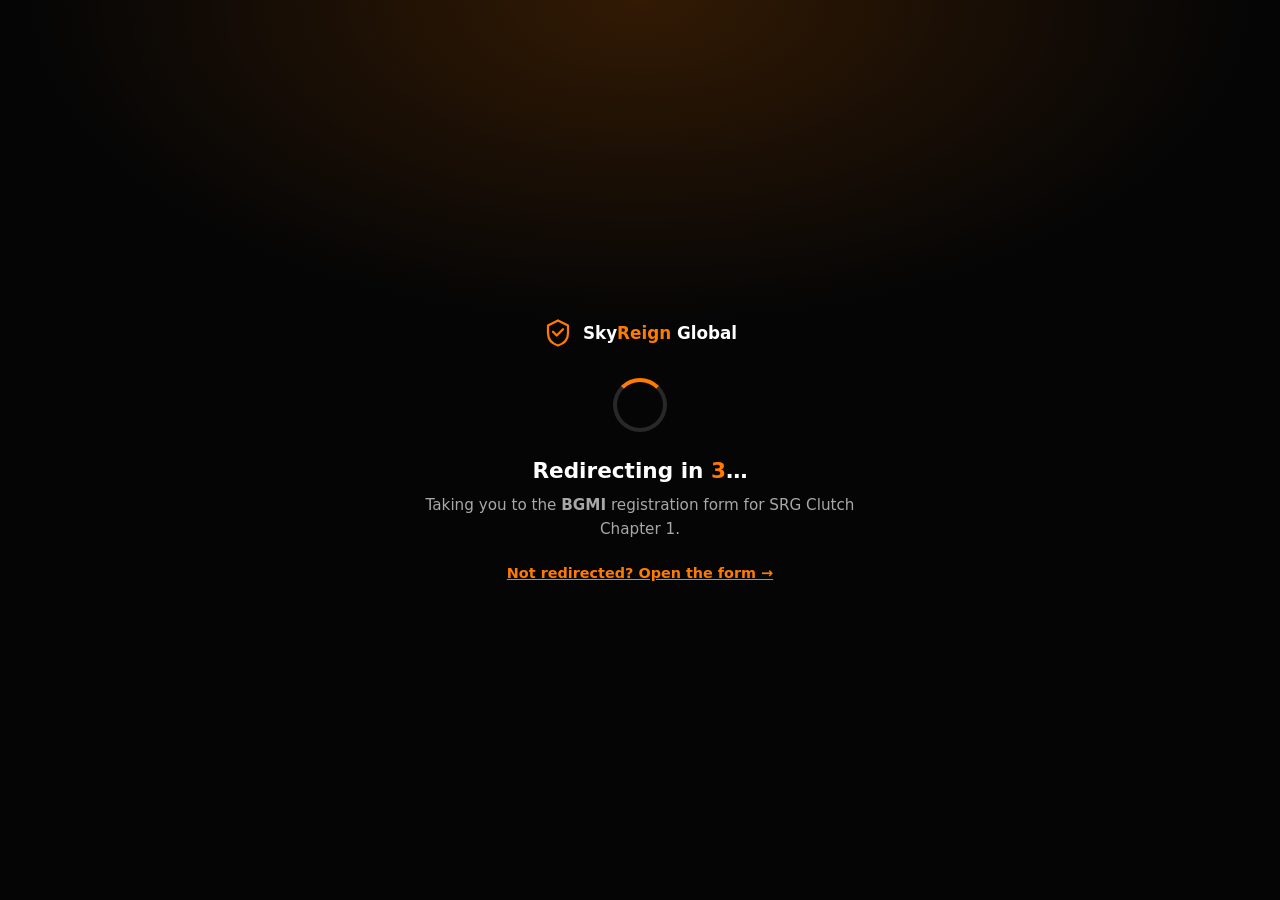
<file: srgclutchchapter1/bgmi.html>
<!DOCTYPE html>
<html lang="en">
<head>
<meta charset="utf-8">
<meta name="viewport" content="width=device-width, initial-scale=1">
<title>Redirecting to BGMI registration…</title>
<meta name="robots" content="noindex">
<!-- No-JS fallback: browsers without scripting still land on the form. -->
<meta http-equiv="refresh" content="3;url=https://tally.so/r/81DVgY">
<link rel="canonical" href="https://tally.so/r/81DVgY">
<style>
  *{box-sizing:border-box}
  body{margin:0;min-height:100vh;display:flex;align-items:center;justify-content:center;
    background:radial-gradient(80% 60% at 50% 0%, rgba(255,122,0,.18), transparent 60%), #050505;
    color:#fff;font-family:"Inter","Segoe UI",system-ui,-apple-system,Arial,sans-serif;text-align:center;padding:24px}
  .box{max-width:440px}
  .brand{display:inline-flex;align-items:center;gap:10px;font-weight:800;font-size:1.05rem;margin-bottom:30px}
  .brand em{font-style:normal;color:#ff7a00}
  .brand svg{width:30px;height:30px;fill:none;stroke:#ff7a00;stroke-width:1.8;stroke-linecap:round;stroke-linejoin:round}
  .loader{width:54px;height:54px;margin:0 auto 26px;border:4px solid rgba(255,255,255,.14);
    border-top-color:#ff7a00;border-radius:50%;animation:spin .9s linear infinite}
  h1{font-size:1.35rem;font-weight:800;margin:0 0 10px}
  h1 span{color:#ff7a00}
  p{color:#a8a8a8;font-size:.95rem;margin:0 0 22px;line-height:1.6}
  a.fallback{color:#ff7a00;font-weight:600;font-size:.9rem}
  @keyframes spin{to{transform:rotate(360deg)}}
  @media (prefers-reduced-motion: reduce){.loader{animation:none}}
</style>
</head>
<body>
  <div class="box">
    <div class="brand">
      <svg viewBox="0 0 24 24" aria-hidden="true"><path d="M12 2l8 4v6c0 5-3.4 8.6-8 10-4.6-1.4-8-5-8-10V6z"/><path d="M8 11l3 3 5-5"/></svg>
      <span>Sky<em>Reign</em> Global</span>
    </div>
    <div class="loader" aria-hidden="true"></div>
    <h1>Redirecting in <span id="countdown">3</span>…</h1>
    <p>Taking you to the <strong>BGMI</strong> registration form for SRG Clutch Chapter 1.</p>
    <a class="fallback" href="https://tally.so/r/81DVgY">Not redirected? Open the form &rarr;</a>
  </div>

  <script>
    var target = "https://tally.so/r/81DVgY";
    var n = 3;
    var el = document.getElementById("countdown");
    var timer = setInterval(function () {
      n--;
      if (n > 0) { el.textContent = n; }
      else { clearInterval(timer); window.location.replace(target); }
    }, 1000);
  </script>
</body>
</html>
</file>
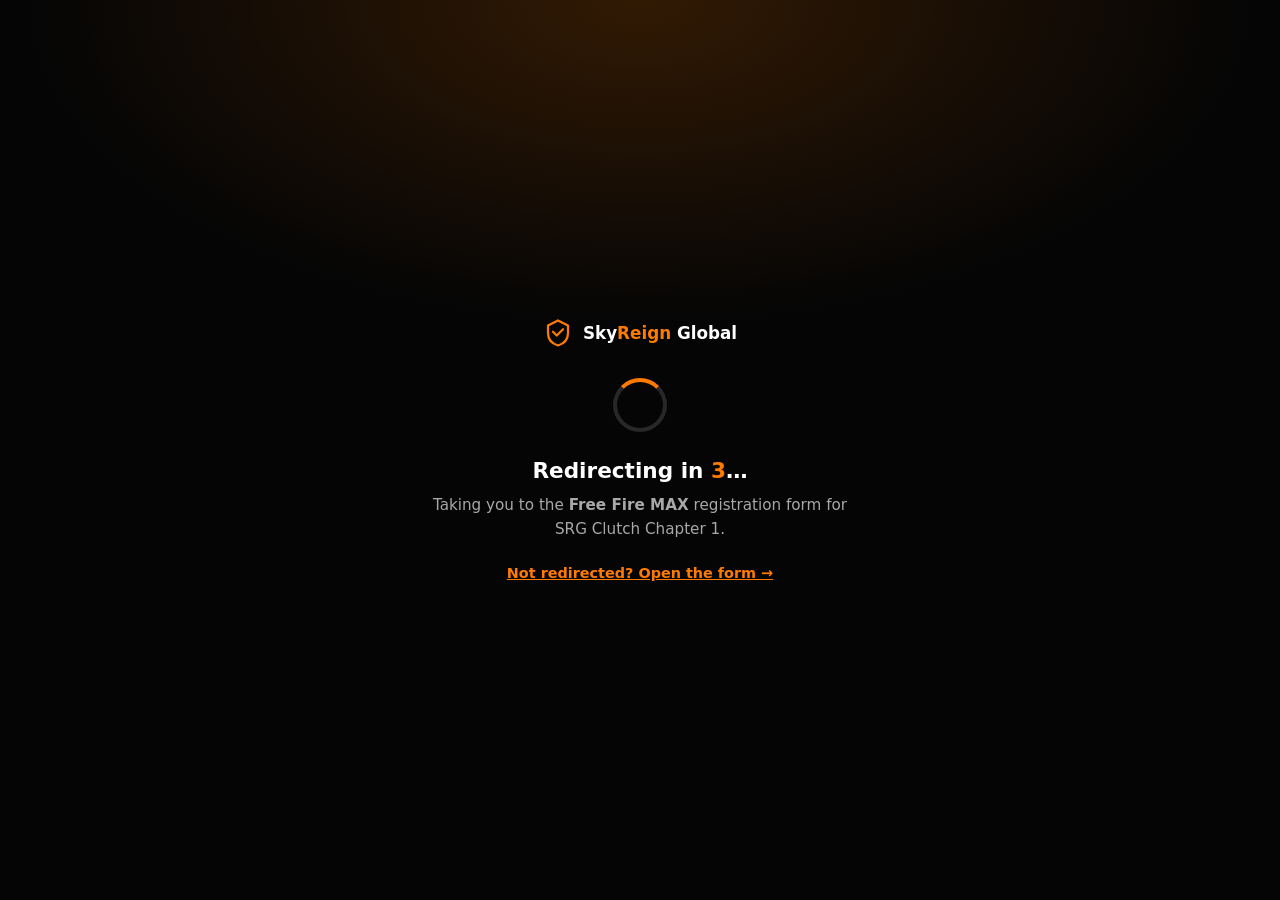
<file: srgclutchchapter1/freefiremax.html>
<!DOCTYPE html>
<html lang="en">
<head>
<meta charset="utf-8">
<meta name="viewport" content="width=device-width, initial-scale=1">
<title>Redirecting to Free Fire MAX registration…</title>
<meta name="robots" content="noindex">
<!-- No-JS fallback: browsers without scripting still land on the form. -->
<meta http-equiv="refresh" content="3;url=https://tally.so/r/GxEjQj">
<link rel="canonical" href="https://tally.so/r/GxEjQj">
<style>
  *{box-sizing:border-box}
  body{margin:0;min-height:100vh;display:flex;align-items:center;justify-content:center;
    background:radial-gradient(80% 60% at 50% 0%, rgba(255,122,0,.18), transparent 60%), #050505;
    color:#fff;font-family:"Inter","Segoe UI",system-ui,-apple-system,Arial,sans-serif;text-align:center;padding:24px}
  .box{max-width:440px}
  .brand{display:inline-flex;align-items:center;gap:10px;font-weight:800;font-size:1.05rem;margin-bottom:30px}
  .brand em{font-style:normal;color:#ff7a00}
  .brand svg{width:30px;height:30px;fill:none;stroke:#ff7a00;stroke-width:1.8;stroke-linecap:round;stroke-linejoin:round}
  .loader{width:54px;height:54px;margin:0 auto 26px;border:4px solid rgba(255,255,255,.14);
    border-top-color:#ff7a00;border-radius:50%;animation:spin .9s linear infinite}
  h1{font-size:1.35rem;font-weight:800;margin:0 0 10px}
  h1 span{color:#ff7a00}
  p{color:#a8a8a8;font-size:.95rem;margin:0 0 22px;line-height:1.6}
  a.fallback{color:#ff7a00;font-weight:600;font-size:.9rem}
  @keyframes spin{to{transform:rotate(360deg)}}
  @media (prefers-reduced-motion: reduce){.loader{animation:none}}
</style>
</head>
<body>
  <div class="box">
    <div class="brand">
      <svg viewBox="0 0 24 24" aria-hidden="true"><path d="M12 2l8 4v6c0 5-3.4 8.6-8 10-4.6-1.4-8-5-8-10V6z"/><path d="M8 11l3 3 5-5"/></svg>
      <span>Sky<em>Reign</em> Global</span>
    </div>
    <div class="loader" aria-hidden="true"></div>
    <h1>Redirecting in <span id="countdown">3</span>…</h1>
    <p>Taking you to the <strong>Free Fire MAX</strong> registration form for SRG Clutch Chapter 1.</p>
    <a class="fallback" href="https://tally.so/r/GxEjQj">Not redirected? Open the form &rarr;</a>
  </div>

  <script>
    var target = "https://tally.so/r/GxEjQj";
    var n = 3;
    var el = document.getElementById("countdown");
    var timer = setInterval(function () {
      n--;
      if (n > 0) { el.textContent = n; }
      else { clearInterval(timer); window.location.replace(target); }
    }, 1000);
  </script>
</body>
</html>
</file>
<file: assets/css/styles.css>
/* ============================================================
   SkyReign Global — design system
   Brand palette and every shared component. One stylesheet,
   loaded by all pages.
   ============================================================ */

:root {
  /* Blacks */
  --jet: #050505;
  --carbon: #151515;
  --surface: #1b1b1b;
  --line: #2b2b2b;

  /* Oranges — primary brand */
  --inferno: #ff7a00;
  --flame: #ff5a00;

  /* Accents */
  --scarlet: #ff3830;
  --gold: #ffc107;
  --white: #ffffff;
  --steel: #a0a0a0;

  /* Event palette */
  --navy: #0f1b4c;
  --cyan: #00d4ff;
  --blue: #0099ff;

  /* Steel is only 4.6:1 on jet — anything smaller than body text
     uses --steel-bright to stay above 4.5:1. */
  --steel-bright: #b9b9b9;

  --maxw: 1200px;
  --gutter: clamp(20px, 5vw, 48px);
  --section-y: clamp(64px, 9vw, 120px);

  --radius: 14px;
  --radius-sm: 9px;

  --glow-orange: 0 0 42px rgba(255, 122, 0, 0.28);
  --glow-cyan: 0 0 42px rgba(0, 212, 255, 0.26);

  --ease: cubic-bezier(0.22, 0.61, 0.36, 1);

  --font: "Inter", "Segoe UI", system-ui, -apple-system, Roboto, Arial, sans-serif;
  --font-display: "Archivo", "Inter", "Segoe UI", system-ui, sans-serif;
}

*,
*::before,
*::after { box-sizing: border-box; }

html {
  scroll-behavior: smooth;
  -webkit-text-size-adjust: 100%;
}

body {
  margin: 0;
  background: var(--jet);
  color: var(--white);
  font-family: var(--font);
  font-size: 1rem;
  line-height: 1.65;          /* WCAG: body line-height >= 1.5 */
  letter-spacing: 0.01em;
  overflow-x: hidden;
}

img { max-width: 100%; height: auto; display: block; }

a { color: var(--inferno); text-decoration-thickness: 1px; text-underline-offset: 3px; }
a:hover { color: var(--gold); }

/* Visible focus on every interactive element. */
a:focus-visible,
button:focus-visible,
input:focus-visible,
select:focus-visible,
textarea:focus-visible,
summary:focus-visible {
  outline: 3px solid var(--cyan);
  outline-offset: 3px;
  border-radius: 4px;
}

/* ---------- Typography ---------- */

h1, h2, h3, h4 {
  font-family: var(--font-display);
  font-weight: 800;
  line-height: 1.08;
  letter-spacing: -0.02em;
  margin: 0 0 0.5em;
  text-wrap: balance;
}

h1 { font-size: clamp(2.4rem, 6.5vw, 4.5rem); }
h2 { font-size: clamp(1.9rem, 4.2vw, 3rem); }
h3 { font-size: clamp(1.15rem, 2vw, 1.5rem); }

p { margin: 0 0 1.1em; }
p:last-child { margin-bottom: 0; }

.lede {
  font-size: clamp(1.05rem, 1.7vw, 1.28rem);
  color: var(--steel-bright);
  max-width: 62ch;
}

.eyebrow {
  display: inline-block;
  font-size: 0.75rem;
  font-weight: 800;
  text-transform: uppercase;
  letter-spacing: 0.22em;
  color: var(--inferno);
  margin-bottom: 18px;
}
.eyebrow.cyan { color: var(--cyan); }

.muted { color: var(--steel-bright); }

.skip-link {
  position: absolute;
  left: 12px;
  top: -60px;
  z-index: 200;
  background: var(--inferno);
  color: #000;
  font-weight: 700;
  padding: 12px 20px;
  border-radius: 0 0 8px 8px;
  transition: top 0.2s var(--ease);
}
.skip-link:focus { top: 0; color: #000; }

.sr-only {
  position: absolute;
  width: 1px; height: 1px;
  padding: 0; margin: -1px;
  overflow: hidden;
  clip: rect(0 0 0 0);
  white-space: nowrap;
  border: 0;
}

/* ---------- Layout ---------- */

.wrap {
  width: 100%;
  max-width: var(--maxw);
  margin: 0 auto;
  padding-inline: var(--gutter);
}

.section { padding-block: var(--section-y); position: relative; }
.section.tight { padding-block: clamp(48px, 6vw, 80px); }
.section.carbon { background: var(--carbon); }

/* Angular divider between sections. */
.section.slant::before {
  content: "";
  position: absolute;
  inset: -1px 0 auto 0;
  height: 60px;
  background: inherit;
  clip-path: polygon(0 0, 100% 100%, 100% 0);
}

/* Subtle hexagonal texture for hero and feature bands. */
.hexes {
  position: absolute;
  inset: 0;
  opacity: 0.5;
  background-image: url("data:image/svg+xml,%3Csvg xmlns='http://www.w3.org/2000/svg' width='56' height='96' viewBox='0 0 56 96'%3E%3Cpath fill='none' stroke='%23ffffff' stroke-opacity='.05' d='M28 0l24 14v28L28 56 4 42V14z'/%3E%3C/svg%3E");
  pointer-events: none;
}

.section-head { max-width: 66ch; margin-bottom: clamp(36px, 5vw, 56px); }
.section-head.center { margin-inline: auto; text-align: center; }

.grid { display: grid; gap: 22px; }
.grid.c2 { grid-template-columns: repeat(2, 1fr); }
.grid.c3 { grid-template-columns: repeat(3, 1fr); }
.grid.c4 { grid-template-columns: repeat(4, 1fr); }

@media (max-width: 900px) {
  .grid.c3, .grid.c4 { grid-template-columns: repeat(2, 1fr); }
}
@media (max-width: 620px) {
  .grid.c2, .grid.c3, .grid.c4 { grid-template-columns: 1fr; }
}

/* ---------- Buttons ---------- */

.btn {
  --btn-bg: var(--inferno);
  --btn-fg: #0a0a0a;
  display: inline-flex;
  align-items: center;
  justify-content: center;
  gap: 10px;
  min-height: 48px;                 /* touch target */
  padding: 13px 26px;
  background: var(--btn-bg);
  color: var(--btn-fg);
  font: 700 0.98rem/1 var(--font);
  letter-spacing: 0.03em;
  text-decoration: none;
  border: 2px solid transparent;
  border-radius: 8px;
  cursor: pointer;
  transition: transform 0.18s var(--ease), box-shadow 0.18s var(--ease),
              background 0.18s var(--ease), color 0.18s var(--ease);
}
.btn:hover {
  color: var(--btn-fg);
  transform: translateY(-2px);
  box-shadow: var(--glow-orange);
}
.btn .icon { width: 18px; height: 18px; }

.btn.ghost {
  --btn-bg: transparent;
  --btn-fg: var(--white);
  border-color: #3a3a3a;
}
.btn.ghost:hover {
  border-color: var(--inferno);
  color: var(--inferno);
  box-shadow: none;
}

.btn.cyan { --btn-bg: var(--cyan); }
.btn.cyan:hover { box-shadow: var(--glow-cyan); }

.btn.full { width: 100%; }

.btn-row { display: flex; flex-wrap: wrap; gap: 14px; }
.btn-row.center { justify-content: center; }

/* ---------- Cards ---------- */

.card {
  position: relative;
  background: var(--carbon);
  border: 1px solid var(--line);
  border-radius: var(--radius);
  padding: 28px;
  height: 100%;
  transition: transform 0.22s var(--ease), border-color 0.22s var(--ease);
}
.card:hover { transform: translateY(-4px); border-color: #444; }

/* Orange hairline that wipes in on hover. */
.card::after {
  content: "";
  position: absolute;
  left: 0; right: 0; top: 0;
  height: 2px;
  background: linear-gradient(90deg, var(--inferno), var(--flame));
  border-radius: var(--radius) var(--radius) 0 0;
  transform: scaleX(0);
  transform-origin: left;
  transition: transform 0.28s var(--ease);
}
.card:hover::after { transform: scaleX(1); }
.card.cyan::after { background: linear-gradient(90deg, var(--cyan), var(--blue)); }

.card h3 { margin-bottom: 10px; }
.card p { color: var(--steel-bright); font-size: 0.96rem; }

.card-icon {
  width: 52px; height: 52px;
  display: grid; place-items: center;
  margin-bottom: 18px;
  border-radius: 12px;
  background: rgba(255, 122, 0, 0.1);
  border: 1px solid rgba(255, 122, 0, 0.28);
  color: var(--inferno);
}
.card-icon .icon { width: 26px; height: 26px; }
.card.cyan .card-icon {
  background: rgba(0, 212, 255, 0.1);
  border-color: rgba(0, 212, 255, 0.3);
  color: var(--cyan);
}

.icon { width: 24px; height: 24px; fill: none; stroke: currentColor;
        stroke-width: 1.8; stroke-linecap: round; stroke-linejoin: round; }

/* ---------- Header ---------- */

.site-header {
  position: sticky;
  top: 0;
  z-index: 100;
  background: transparent;
  border-bottom: 1px solid transparent;
  transition: background 0.25s var(--ease), border-color 0.25s var(--ease);
}
.site-header.scrolled {
  background: rgba(5, 5, 5, 0.9);
  backdrop-filter: blur(14px);
  border-bottom-color: var(--line);
  box-shadow: 0 8px 30px rgba(0, 0, 0, 0.45);
}
/* Thin brand gradient hairline under the header once it goes solid. */
.site-header.scrolled::after {
  content: "";
  position: absolute;
  left: 0; right: 0; bottom: -1px;
  height: 2px;
  background: linear-gradient(90deg, transparent, var(--inferno), var(--flame), transparent);
  opacity: 0.7;
}

.header-inner {
  display: flex;
  align-items: center;
  gap: 24px;
  min-height: 74px;
}

.brand {
  display: inline-flex;
  align-items: center;
  gap: 11px;
  text-decoration: none;
  color: var(--white);
  font-family: var(--font-display);
  font-weight: 800;
  font-size: 1.06rem;
  letter-spacing: 0.02em;
  margin-right: auto;
}
.brand:hover { color: var(--white); }
.brand .mark { width: 34px; height: 34px; flex: none; }
.brand em { font-style: normal; color: var(--inferno); }

.nav { display: flex; align-items: center; gap: 4px; }
.nav a {
  position: relative;
  padding: 9px 14px;
  color: var(--steel-bright);
  font-size: 0.92rem;
  font-weight: 600;
  text-decoration: none;
  border-radius: 7px;
}
.nav a:hover { color: var(--white); background: rgba(255, 255, 255, 0.06); }
.nav a[aria-current="page"] { color: var(--white); }
.nav a[aria-current="page"]::after {
  content: "";
  position: absolute;
  left: 14px; right: 14px; bottom: 2px;
  height: 2px;
  background: var(--inferno);
  border-radius: 2px;
}

.nav-toggle {
  display: none;
  width: 46px; height: 46px;
  background: transparent;
  border: 1px solid var(--line);
  border-radius: 9px;
  color: var(--white);
  cursor: pointer;
}

@media (max-width: 900px) {
  .nav-toggle { display: grid; place-items: center; }
  .nav {
    position: fixed;
    inset: 74px 0 auto 0;
    flex-direction: column;
    align-items: stretch;
    gap: 2px;
    padding: 18px var(--gutter) 30px;
    background: rgba(5, 5, 5, 0.98);
    backdrop-filter: blur(12px);
    border-bottom: 1px solid var(--line);
    transform: translateY(-12px);
    opacity: 0;
    visibility: hidden;
    transition: opacity 0.2s var(--ease), transform 0.2s var(--ease), visibility 0.2s;
  }
  .nav.open { opacity: 1; visibility: visible; transform: none; }
  .nav a { padding: 14px; font-size: 1.02rem; }
  .nav a[aria-current="page"]::after { display: none; }
  .nav .btn { margin-top: 12px; }
}

/* ---------- Hero ---------- */

.hero {
  position: relative;
  display: grid;
  align-items: center;
  min-height: min(88vh, 780px);
  padding-block: clamp(70px, 11vw, 130px);
  overflow: hidden;
  border-bottom: 1px solid var(--line);
  background:
    radial-gradient(90% 70% at 50% 0%, rgba(255, 122, 0, 0.16), transparent 62%),
    linear-gradient(180deg, #0b0b0b, var(--jet));
}
.hero.event {
  background:
    radial-gradient(90% 70% at 50% 0%, rgba(0, 212, 255, 0.2), transparent 62%),
    linear-gradient(180deg, var(--navy), var(--jet) 72%);
}
.hero.compact { min-height: auto; padding-block: clamp(80px, 10vw, 130px); }

.hero .wrap { position: relative; z-index: 1; }
.hero-inner { max-width: 820px; }
.hero.center .hero-inner { margin-inline: auto; text-align: center; }
.hero.center .btn-row { justify-content: center; }
.hero.center .lede { margin-inline: auto; }

.hero h1 { text-transform: uppercase; }
.hero h1 .accent {
  background: linear-gradient(120deg, var(--inferno), var(--gold));
  -webkit-background-clip: text;
  background-clip: text;
  color: transparent;
}
.hero.event h1 .accent {
  background: linear-gradient(120deg, var(--cyan), var(--blue));
  -webkit-background-clip: text;
  background-clip: text;
  color: transparent;
}

.hero .btn-row { margin-top: 32px; }

.hero-tag {
  margin-top: 30px;
  font-family: var(--font-display);
  font-size: 0.86rem;
  font-weight: 700;
  letter-spacing: 0.34em;
  text-transform: uppercase;
  color: var(--steel-bright);
}

/* Scrolling marquee strip under the home hero. */
.ticker {
  border-block: 1px solid var(--line);
  background: var(--carbon);
  overflow: hidden;
  padding-block: 13px;
}
.ticker-track {
  display: flex;
  gap: 44px;
  width: max-content;
  animation: slide 32s linear infinite;
}
.ticker span {
  font-family: var(--font-display);
  font-size: 0.82rem;
  font-weight: 700;
  letter-spacing: 0.2em;
  text-transform: uppercase;
  color: var(--steel-bright);
  white-space: nowrap;
}
.ticker span::before { content: "◆"; color: var(--inferno); margin-right: 44px; }
@keyframes slide { to { transform: translateX(-50%); } }

/* ---------- Stats ---------- */

.stats { display: grid; grid-template-columns: repeat(4, 1fr); gap: 1px; background: var(--line);
         border: 1px solid var(--line); border-radius: var(--radius); overflow: hidden; }
@media (max-width: 760px) { .stats { grid-template-columns: repeat(2, 1fr); } }

.stat { background: var(--carbon); padding: 26px 22px; text-align: center; }
.stat .icon { width: 26px; height: 26px; color: var(--inferno); margin: 0 auto 12px; }
.stat .value {
  display: block;
  font-family: var(--font-display);
  font-size: clamp(1.4rem, 2.6vw, 1.95rem);
  font-weight: 800;
  line-height: 1.1;
}
.stat .label {
  display: block;
  margin-top: 7px;
  font-size: 0.76rem;
  font-weight: 700;
  letter-spacing: 0.16em;
  text-transform: uppercase;
  color: var(--steel-bright);
}
.stats.cyan .stat .icon { color: var(--cyan); }

/* ---------- Timeline ---------- */

.timeline { list-style: none; margin: 0; padding: 0; display: grid; gap: 0; }

.timeline li {
  position: relative;
  padding: 0 0 34px 58px;
  counter-increment: step;
}
.timeline li:last-child { padding-bottom: 0; }

/* Connector line down the left. */
.timeline li::before {
  content: "";
  position: absolute;
  left: 21px; top: 44px; bottom: -4px;
  width: 2px;
  background: linear-gradient(180deg, var(--inferno), rgba(255, 122, 0, 0.12));
}
.timeline li:last-child::before { display: none; }

.timeline .dot {
  position: absolute;
  left: 0; top: 0;
  width: 44px; height: 44px;
  display: grid; place-items: center;
  border-radius: 50%;
  background: var(--carbon);
  border: 2px solid var(--inferno);
  color: var(--inferno);
  font-family: var(--font-display);
  font-weight: 800;
}
.timeline .dot .icon { width: 21px; height: 21px; }

.timeline h3 { margin-bottom: 4px; font-size: 1.15rem; }
.timeline .when {
  display: inline-block;
  margin-bottom: 8px;
  font-size: 0.78rem;
  font-weight: 700;
  letter-spacing: 0.13em;
  text-transform: uppercase;
  color: var(--gold);
}
.timeline p { color: var(--steel-bright); font-size: 0.96rem; }

.timeline.cyan li::before { background: linear-gradient(180deg, var(--cyan), rgba(0, 212, 255, 0.12)); }
.timeline.cyan .dot { border-color: var(--cyan); color: var(--cyan); }
.timeline.cyan .when { color: var(--cyan); }

/* Horizontal journey on wide screens. */
@media (min-width: 860px) {
  .timeline.journey { grid-template-columns: repeat(5, 1fr); gap: 20px; }
  .timeline.journey li { padding: 62px 0 0 0; }
  .timeline.journey li::before {
    left: 44px; right: -20px; top: 21px; bottom: auto;
    width: auto; height: 2px;
    background: linear-gradient(90deg, var(--inferno), rgba(255, 122, 0, 0.12));
  }
  .timeline.journey.cyan li::before {
    background: linear-gradient(90deg, var(--cyan), rgba(0, 212, 255, 0.12));
  }
}

/* ---------- Game cards ---------- */

.game {
  position: relative;
  overflow: hidden;
  padding: 32px;
  border-radius: var(--radius);
  border: 1px solid var(--line);
  background: linear-gradient(150deg, var(--surface), var(--carbon));
}
.game::before {
  content: "";
  position: absolute;
  right: -70px; top: -70px;
  width: 220px; height: 220px;
  border-radius: 50%;
  background: radial-gradient(circle, rgba(255, 122, 0, 0.16), transparent 68%);
}
.game.ff::before { background: radial-gradient(circle, rgba(255, 56, 48, 0.16), transparent 68%); }

.game-title {
  font-family: var(--font-display);
  font-size: clamp(1.5rem, 3vw, 2rem);
  font-weight: 800;
  text-transform: uppercase;
  letter-spacing: 0.01em;
  margin-bottom: 6px;
}
.game .platform {
  font-size: 0.78rem;
  font-weight: 700;
  letter-spacing: 0.15em;
  text-transform: uppercase;
  color: var(--inferno);
}
.game.ff .platform { color: var(--scarlet); }

.game-figures { display: flex; gap: 34px; margin: 22px 0; }
.game-figures div { line-height: 1.25; }
.game-figures b {
  display: block;
  font-family: var(--font-display);
  font-size: 1.6rem;
  font-weight: 800;
}
.game-figures span {
  font-size: 0.74rem;
  font-weight: 700;
  letter-spacing: 0.14em;
  text-transform: uppercase;
  color: var(--steel-bright);
}

/* ---------- Tier cards ---------- */

.tier { display: flex; flex-direction: column; }
.tier .badge {
  align-self: flex-start;
  padding: 6px 13px;
  margin-bottom: 16px;
  border-radius: 999px;
  font-size: 0.7rem;
  font-weight: 800;
  letter-spacing: 0.15em;
  text-transform: uppercase;
  background: rgba(255, 122, 0, 0.12);
  border: 1px solid rgba(255, 122, 0, 0.34);
  color: var(--inferno);
}
.tier.t1 .badge { background: rgba(255, 193, 7, 0.13); border-color: rgba(255, 193, 7, 0.4); color: var(--gold); }
.tier.t3 .badge { background: rgba(0, 212, 255, 0.1); border-color: rgba(0, 212, 255, 0.34); color: var(--cyan); }
.tier.t4 .badge { background: rgba(160, 160, 160, 0.12); border-color: #444; color: var(--steel-bright); }

.ticks { list-style: none; margin: 0; padding: 0; display: grid; gap: 9px; }
.ticks li {
  position: relative;
  padding-left: 27px;
  font-size: 0.93rem;
  color: var(--steel-bright);
}
.ticks li::before {
  content: "";
  position: absolute;
  left: 2px; top: 8px;
  width: 11px; height: 6px;
  border-left: 2px solid var(--inferno);
  border-bottom: 2px solid var(--inferno);
  transform: rotate(-45deg);
}
.tier.t1 .ticks li::before { border-color: var(--gold); }
.tier.t3 .ticks li::before { border-color: var(--cyan); }

/* ---------- Pills / categories ---------- */

.pills { display: flex; flex-wrap: wrap; gap: 11px; }
.pill {
  display: inline-flex;
  align-items: center;
  gap: 9px;
  padding: 11px 17px;
  border-radius: 999px;
  border: 1px solid var(--line);
  background: var(--carbon);
  font-size: 0.9rem;
  font-weight: 600;
  color: var(--steel-bright);
  transition: border-color 0.2s var(--ease), color 0.2s var(--ease);
}
.pill:hover { border-color: var(--inferno); color: var(--white); }
.pill .icon { width: 17px; height: 17px; color: var(--inferno); }

/* ---------- Notes / disclaimers ---------- */

.note {
  display: flex;
  gap: 13px;
  padding: 16px 19px;
  border-radius: var(--radius-sm);
  border: 1px solid rgba(255, 193, 7, 0.3);
  background: rgba(255, 193, 7, 0.07);
  font-size: 0.9rem;
  color: #e6d9b4;
}
.note .icon { width: 19px; height: 19px; color: var(--gold); flex: none; margin-top: 2px; }

/* Marks a block that still needs a real asset or URL. */
.todo {
  border: 1px dashed #4a4a4a;
  border-radius: var(--radius-sm);
  padding: 14px 18px;
  background: rgba(255, 255, 255, 0.02);
  font-size: 0.86rem;
  color: var(--steel-bright);
}
.todo b { color: var(--gold); font-weight: 700; }

/* Placeholder where a photo will go, in place of a broken <img>. */
.media {
  position: relative;
  display: grid;
  place-items: center;
  aspect-ratio: 3 / 2;
  border-radius: var(--radius);
  border: 1px dashed #3a3a3a;
  background:
    repeating-linear-gradient(45deg, rgba(255,255,255,0.02) 0 12px, transparent 12px 24px),
    linear-gradient(150deg, var(--surface), var(--carbon));
  color: var(--steel-bright);
  text-align: center;
  padding: 24px;
}
.media .icon { width: 30px; height: 30px; margin: 0 auto 10px; color: #555; }
.media span { font-size: 0.8rem; letter-spacing: 0.06em; }
.media.wide { aspect-ratio: 16 / 7; }

/* ---------- Split rows ---------- */

.split { display: grid; grid-template-columns: 1fr 1fr; gap: clamp(28px, 5vw, 60px); align-items: center; }
@media (max-width: 860px) { .split { grid-template-columns: 1fr; } }
.split.flip > *:first-child { order: 2; }
@media (max-width: 860px) { .split.flip > *:first-child { order: 0; } }

/* ---------- Community / social ---------- */

.social-row { display: flex; flex-wrap: wrap; gap: 12px; }

.social-link {
  display: inline-flex;
  align-items: center;
  gap: 11px;
  min-height: 48px;
  padding: 12px 18px;
  border-radius: 10px;
  border: 1px solid var(--line);
  background: var(--carbon);
  color: var(--white);
  font-size: 0.92rem;
  font-weight: 600;
  text-decoration: none;
  transition: border-color 0.2s var(--ease), transform 0.2s var(--ease);
}
.social-link:hover { border-color: var(--inferno); color: var(--white); transform: translateY(-2px); }
.social-link .icon { width: 20px; height: 20px; color: var(--inferno); }
.social-link small { display: block; color: var(--steel-bright); font-weight: 500; font-size: 0.78rem; }

.discord-panel {
  padding: clamp(30px, 5vw, 48px);
  border-radius: var(--radius);
  border: 1px solid rgba(88, 101, 242, 0.35);
  background:
    radial-gradient(70% 120% at 12% 0%, rgba(88, 101, 242, 0.16), transparent 62%),
    var(--carbon);
}

/* ---------- News ---------- */

.news .thumb {
  aspect-ratio: 4 / 3;
  border-radius: var(--radius-sm);
  margin-bottom: 18px;
  display: grid;
  place-items: center;
  background: linear-gradient(150deg, #232323, #141414);
  border: 1px solid var(--line);
  color: #4a4a4a;
}
.news .thumb .icon { width: 32px; height: 32px; }
.news .tag {
  font-size: 0.72rem;
  font-weight: 800;
  letter-spacing: 0.15em;
  text-transform: uppercase;
  color: var(--inferno);
}
.news h3 { font-size: 1.05rem; margin: 8px 0 6px; }

/* ---------- Forms ---------- */

.form-panel {
  background: var(--carbon);
  border: 1px solid var(--line);
  border-radius: var(--radius);
  padding: clamp(24px, 4vw, 38px);
}

.field { margin-bottom: 18px; }
.field.half { margin-bottom: 0; }

label {
  display: block;
  margin-bottom: 7px;
  font-size: 0.86rem;
  font-weight: 600;
  color: var(--steel-bright);
}
.req::after { content: " *"; color: var(--inferno); }
.hint { font-size: 0.8rem; color: var(--steel-bright); margin-top: 6px; }

input[type="text"],
input[type="email"],
input[type="tel"],
select,
textarea {
  width: 100%;
  min-height: 48px;
  padding: 12px 14px;
  background: var(--surface);
  color: var(--white);
  border: 1px solid var(--line);
  border-radius: var(--radius-sm);
  font: inherit;
  font-size: 0.97rem;
}
input::placeholder, textarea::placeholder { color: #6d6d6d; }
input:hover, select:hover, textarea:hover { border-color: #444; }
textarea { resize: vertical; min-height: 130px; }

select {
  appearance: none;
  background-image: url("data:image/svg+xml,%3Csvg xmlns='http://www.w3.org/2000/svg' width='14' height='9' viewBox='0 0 14 9'%3E%3Cpath fill='none' stroke='%23a0a0a0' stroke-width='2' d='M1 1l6 6 6-6'/%3E%3C/svg%3E");
  background-repeat: no-repeat;
  background-position: right 15px center;
  padding-right: 42px;
}

.field-row { display: grid; grid-template-columns: 1fr 1fr; gap: 18px; margin-bottom: 18px; }
@media (max-width: 620px) { .field-row { grid-template-columns: 1fr; gap: 18px; } }

.consent { display: flex; gap: 12px; align-items: flex-start; margin: 22px 0; }
.consent input { width: 20px; height: 20px; margin-top: 3px; flex: none; accent-color: var(--inferno); }
.consent label { margin: 0; color: var(--white); font-weight: 500; font-size: 0.93rem; }

.form-msg {
  display: none;
  margin-top: 18px;
  padding: 14px 17px;
  border-radius: var(--radius-sm);
  font-size: 0.94rem;
}
.form-msg.show { display: block; }
.form-msg.ok { background: rgba(46, 204, 113, 0.12); border: 1px solid #2ecc71; color: #7ee2a8; }
.form-msg.err { background: rgba(255, 56, 48, 0.12); border: 1px solid var(--scarlet); color: #ff9b96; }

/* Hidden until "Sponsorship" is chosen on the contact form. */
[hidden] { display: none !important; }

/* ---------- Footer ---------- */

.site-footer {
  background: var(--carbon);
  border-top: 1px solid var(--line);
  padding-block: clamp(48px, 6vw, 72px) 30px;
}
.footer-grid {
  display: grid;
  grid-template-columns: 1.6fr 1fr 1.3fr;
  gap: clamp(28px, 5vw, 56px);
  margin-bottom: 42px;
}
@media (max-width: 860px) { .footer-grid { grid-template-columns: 1fr; } }

.footer-grid h4 {
  font-size: 0.76rem;
  font-weight: 800;
  letter-spacing: 0.18em;
  text-transform: uppercase;
  color: var(--steel-bright);
  margin-bottom: 16px;
}
.footer-links { list-style: none; margin: 0; padding: 0; display: grid; gap: 10px; }
.footer-links a { color: var(--steel-bright); text-decoration: none; font-size: 0.94rem; }
.footer-links a:hover { color: var(--inferno); }

.footer-tag {
  font-family: var(--font-display);
  font-size: 0.82rem;
  font-weight: 700;
  letter-spacing: 0.28em;
  text-transform: uppercase;
  color: var(--inferno);
  margin: 14px 0 16px;
}

.footer-bottom {
  display: flex;
  flex-wrap: wrap;
  gap: 14px;
  align-items: center;
  justify-content: space-between;
  padding-top: 26px;
  border-top: 1px solid var(--line);
  font-size: 0.85rem;
  color: var(--steel-bright);
}
.footer-bottom nav { display: flex; gap: 20px; }
.footer-bottom a { color: var(--steel-bright); text-decoration: none; }
.footer-bottom a:hover { color: var(--inferno); }

.icon-row { display: flex; gap: 10px; flex-wrap: wrap; }
.icon-btn {
  width: 44px; height: 44px;
  display: grid; place-items: center;
  border-radius: 10px;
  border: 1px solid var(--line);
  background: var(--surface);
  color: var(--steel-bright);
  transition: color 0.2s var(--ease), border-color 0.2s var(--ease), transform 0.2s var(--ease);
}
.icon-btn:hover { color: var(--inferno); border-color: var(--inferno); transform: translateY(-2px); }

/* ---------- Scroll reveal ---------- */

.reveal {
  opacity: 0;
  transform: translateY(22px);
  transition: opacity 0.6s var(--ease), transform 0.6s var(--ease);
}
.reveal.in { opacity: 1; transform: none; }

/* Motion is decorative only — remove it wholesale on request. */
@media (prefers-reduced-motion: reduce) {
  html { scroll-behavior: auto; }
  *, *::before, *::after {
    animation-duration: 0.001ms !important;
    animation-iteration-count: 1 !important;
    transition-duration: 0.001ms !important;
  }
  .reveal { opacity: 1; transform: none; }
  .ticker-track { animation: none; }
}

/* ============================================================
   Additions: countdown, capacity bars, registration form
   extras, and the team roster. All in the brand palette above.
   ============================================================ */

/* ---------- Countdown ---------- */

.countdown {
  display: flex;
  flex-wrap: wrap;
  gap: 12px;
  margin-top: 32px;
}
.hero.center .countdown { justify-content: center; }

.cd-unit {
  min-width: 78px;
  padding: 14px 10px;
  border-radius: var(--radius-sm);
  border: 1px solid var(--line);
  background: rgba(21, 21, 21, 0.6);
  text-align: center;
}
.hero.event .cd-unit { border-color: rgba(0, 212, 255, 0.28); }

.cd-num {
  font-family: var(--font-display);
  font-size: clamp(1.7rem, 4vw, 2.4rem);
  font-weight: 800;
  line-height: 1;
  color: var(--white);
  font-variant-numeric: tabular-nums;
}
.hero .cd-num { color: var(--inferno); }
.hero.event .cd-num { color: var(--cyan); }

.cd-label {
  margin-top: 8px;
  font-size: 0.68rem;
  font-weight: 700;
  letter-spacing: 0.16em;
  text-transform: uppercase;
  color: var(--steel-bright);
}

.countdown.ended .cd-num { color: var(--steel-bright); }

/* ---------- Capacity bars ---------- */

.capacity { margin: 20px 0 22px; }
.capacity-bar {
  height: 9px;
  border-radius: 999px;
  background: var(--surface);
  border: 1px solid var(--line);
  overflow: hidden;
}
.capacity-fill {
  height: 100%;
  width: 0;
  border-radius: 999px;
  background: linear-gradient(90deg, var(--inferno), var(--flame));
  transition: width 1s var(--ease);
}
.game.ff .capacity-fill { background: linear-gradient(90deg, var(--scarlet), var(--flame)); }
.capacity-text {
  margin: 10px 0 0;
  font-size: 0.84rem;
  color: var(--steel-bright);
}
.capacity-text b { color: var(--white); font-weight: 700; }

@media (prefers-reduced-motion: reduce) {
  .capacity-fill { transition: none; }
}

/* ---------- Team roster ---------- */

.team-block { margin-bottom: clamp(34px, 5vw, 52px); }
.team-block:last-of-type { margin-bottom: 0; }

.team-block-title {
  font-family: var(--font-display);
  font-size: 0.82rem;
  font-weight: 800;
  letter-spacing: 0.16em;
  text-transform: uppercase;
  color: var(--inferno);
  padding-bottom: 14px;
  margin-bottom: 22px;
  border-bottom: 1px solid var(--line);
}

.team-grid {
  display: grid;
  grid-template-columns: repeat(auto-fill, minmax(240px, 1fr));
  gap: 18px;
}

.member {
  position: relative;
  padding: 22px 24px;
  border-radius: var(--radius);
  border: 1px solid var(--line);
  background: var(--carbon);
  border-left: 3px solid var(--inferno);
}
.member.bgmi { border-left-color: var(--cyan); }
.member.girls { border-left-color: #a855f7; }
.member.prod { border-left-color: var(--gold); }

.member-name {
  font-family: var(--font-display);
  font-size: 1.15rem;
  font-weight: 800;
  color: var(--white);
}
.member-role {
  margin-top: 3px;
  font-size: 0.82rem;
  font-weight: 700;
  letter-spacing: 0.08em;
  text-transform: uppercase;
  color: var(--inferno);
}
.member.bgmi .member-role { color: var(--cyan); }
.member.girls .member-role { color: #c084fc; }
.member.prod .member-role { color: var(--gold); }
.member-exp {
  margin: 12px 0 0;
  font-size: 0.9rem;
  color: var(--steel-bright);
}
.member-exp b { color: var(--white); font-weight: 700; }

/* ---------- "Limited slots" badge (registration) ---------- */

.slots-badge {
  display: inline-flex;
  align-items: center;
  gap: 10px;
  margin: 0 auto 18px;
  padding: 9px 18px;
  border-radius: 999px;
  border: 1px solid rgba(255, 56, 48, 0.4);
  background: rgba(255, 56, 48, 0.1);
  color: #ff9b96;
  font-size: 0.82rem;
  font-weight: 700;
  letter-spacing: 0.06em;
  text-transform: uppercase;
}
.slots-badge .dot-pulse {
  width: 9px; height: 9px;
  flex: none;
  border-radius: 50%;
  background: var(--scarlet);
  box-shadow: 0 0 0 0 rgba(255, 56, 48, 0.6);
  animation: slot-pulse 1.8s infinite;
}
@keyframes slot-pulse {
  0%   { box-shadow: 0 0 0 0 rgba(255, 56, 48, 0.55); }
  70%  { box-shadow: 0 0 0 9px rgba(255, 56, 48, 0); }
  100% { box-shadow: 0 0 0 0 rgba(255, 56, 48, 0); }
}
@media (prefers-reduced-motion: reduce) {
  .slots-badge .dot-pulse { animation: none; }
}
</file>
